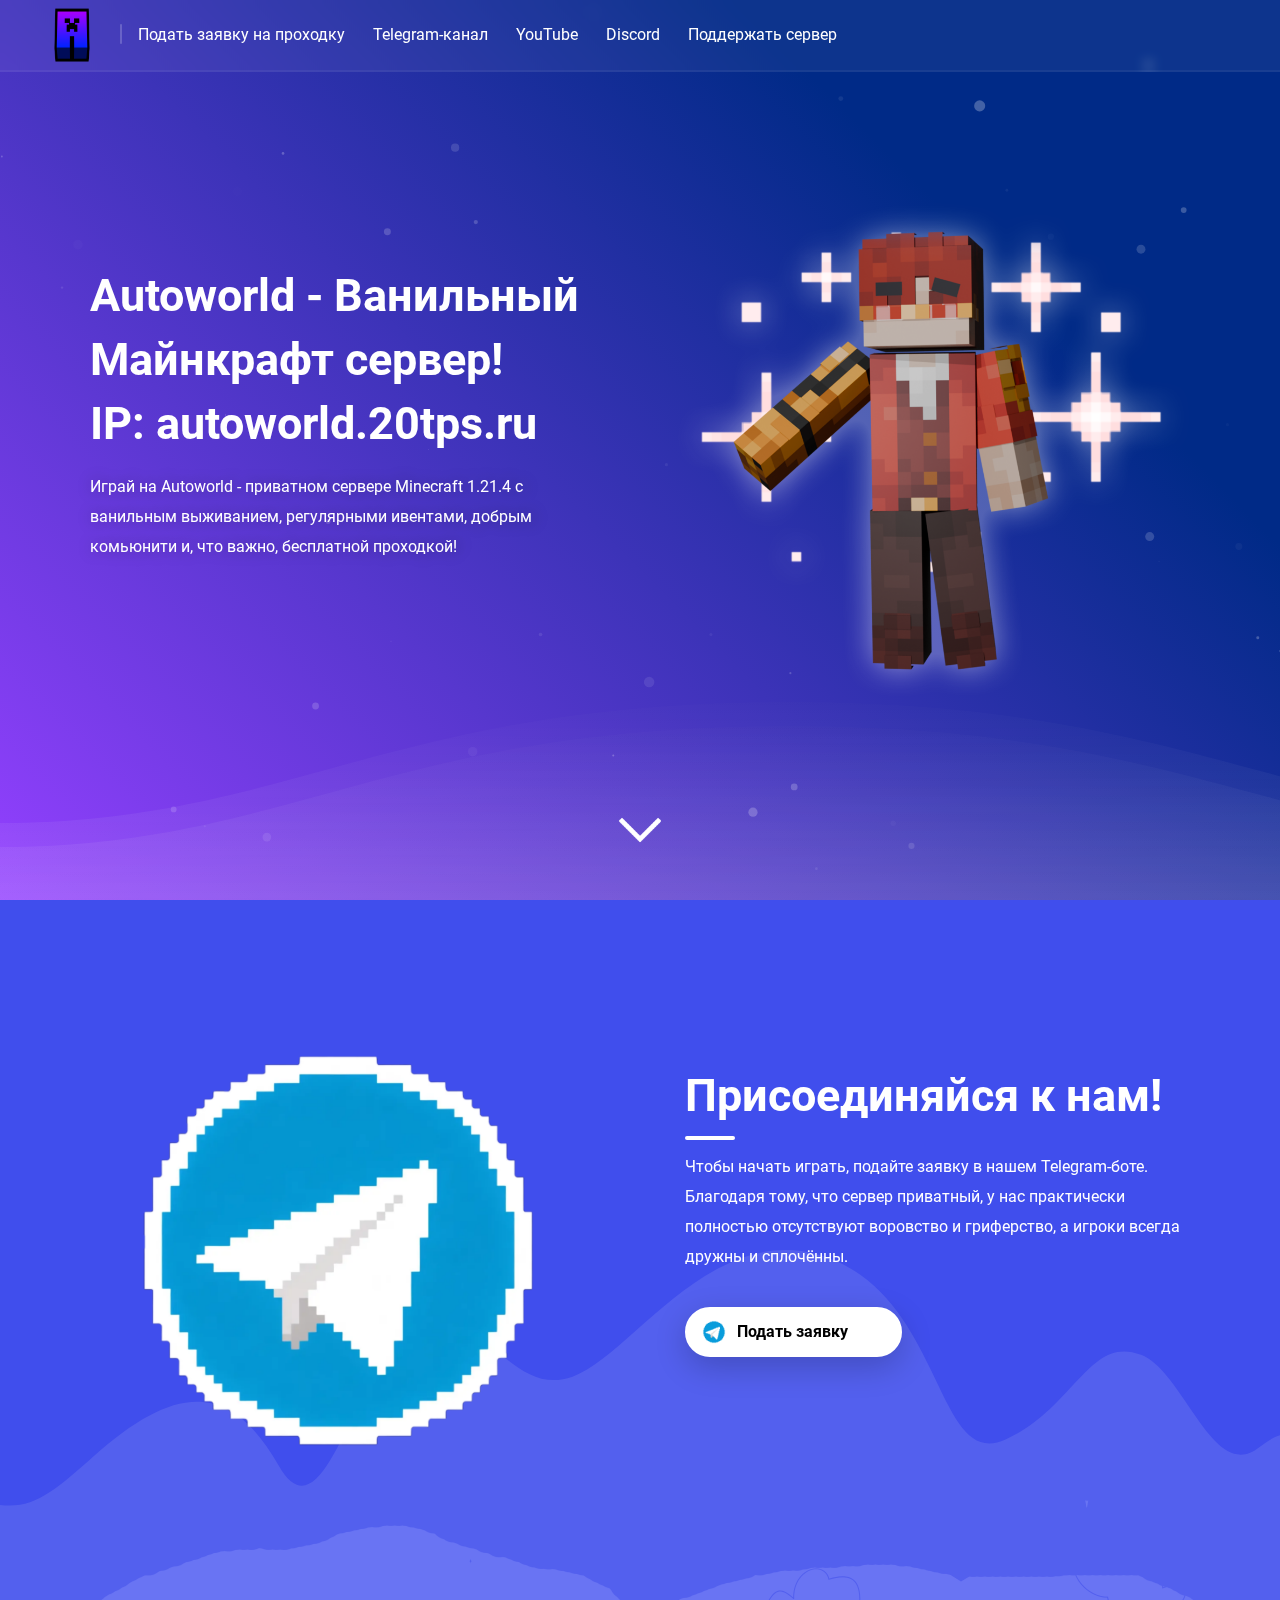
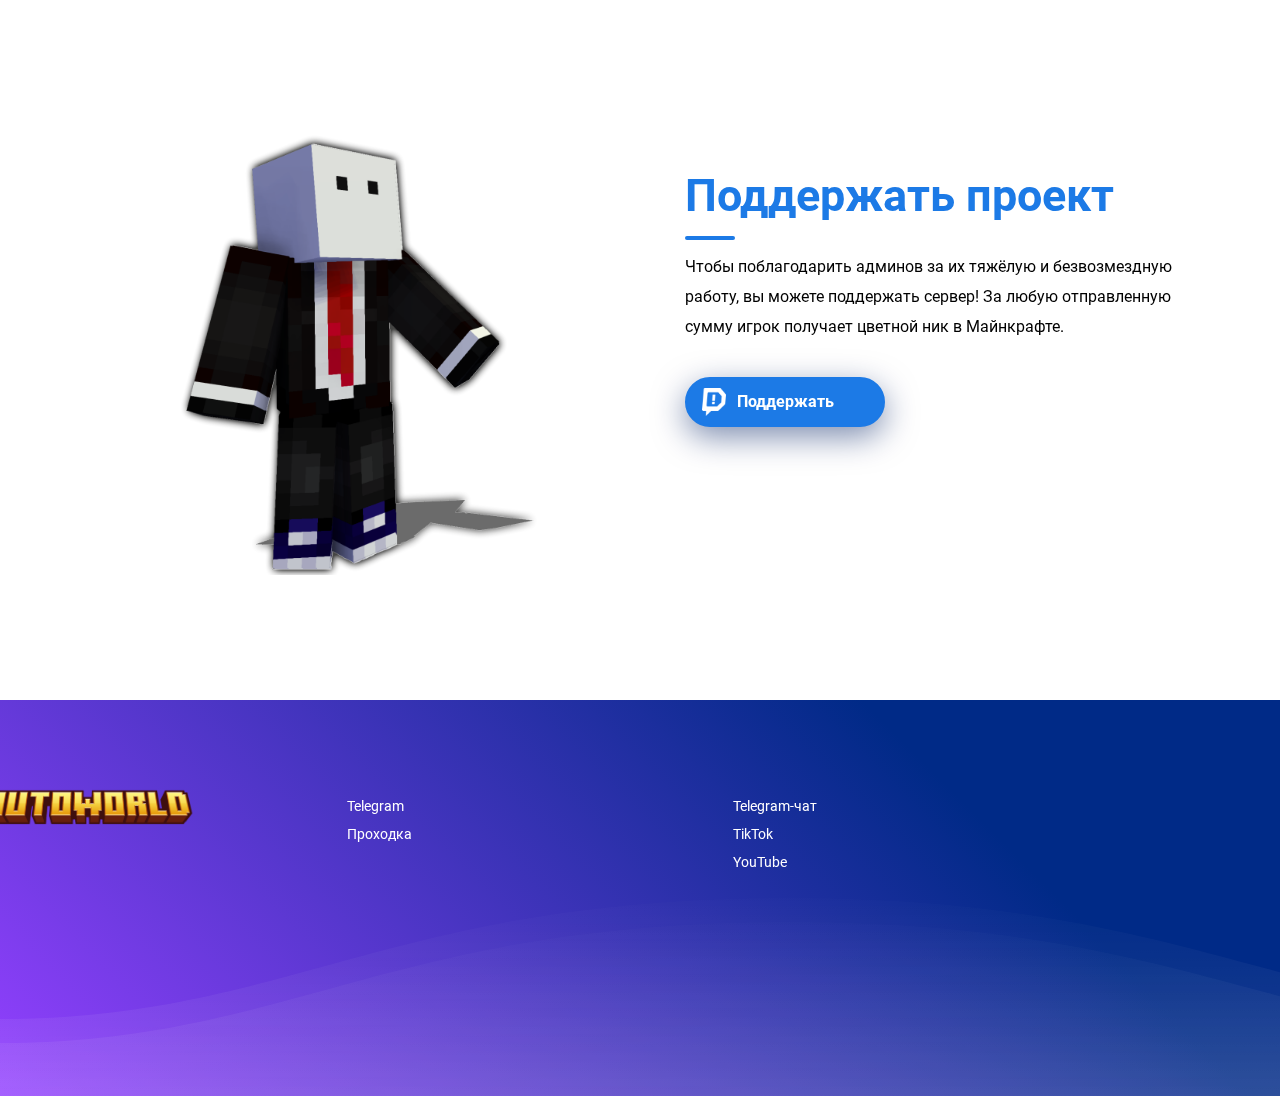
<file: index.html>
<!DOCTYPE html><html lang="ru-RU"><head>
<title>Autoworld - Ванильный сервер Minecraft 1.21.4 | Бесплатная проходка</title>
<meta charset="utf-8">
<meta name="description" content="Добро пожаловать на Autoworld - приватный Майнкрафт-сервер на версии 1.21.4+ с ванильным выживанием, регулярными ивентами, добрым комьюнити и, что важно, бесплатной проходкой!">
<meta name="keywords" content="astrum, ast, аструм, аст, астрал, austral, ванильный сервер Minecraft, Майнкрафт, Minecraft, SPWorlds, Ванильный сервер, Приватный сервер">
<meta property="og:title" content="Autoworld - Приватный сервер">
<meta property="og:description" content="Приватный Майнкрафт-сервер на версии 1.21.4+ с ванильным выживанием, регулярными ивентами, добрым комьюнити и, что важно, бесплатной проходкой!">
<meta property="og:image" content="images/favicon.ico">
<meta property="og:image:width" content="1200">
<meta property="og:image:height" content="630">
<meta property="og:url" content="https://autoworldminecraft.github.io/">
<meta property="og:locale" content="ru_RU">
<meta property="og:type" content="website">
<meta property="og:site_name" content="Autoworld">
<meta name="theme-color" content="#9e2dcf">
<meta name="viewport" content="width=device-width, initial-scale=1.0">

<meta name="twitter:card" content="Autoworld - Приватный сервер">
<meta name="twitter:site" content="@autoworldspacetg">
<meta name="twitter:title" content="Autoworld - Информация">
<meta name="twitter:description" content="Приватный Майнкрафт-сервер на версии 1.21.4+ с ванильным выживанием, регулярными ивентами, добрым комьюнити и, что важно, бесплатной проходкой!">
<meta name="twitter:image" content="/favicon.ico">
<meta name="twitter:image:alt" content="astrum">

<link rel="stylesheet" type="text/css" href="css/anim.css">
<link rel="stylesheet" type="text/css" href="css/dark.css">
<link rel="stylesheet" type="text/css" href="css/main.css">
<link rel="stylesheet" type="text/css" href="css/debug.css">
<link rel="stylesheet" type="text/css" href="css/scale.css">
<script data-cfasync="false" src="js/jquery.js"></script>
<script data-cfasync="false" src="js/dark.js"></script>
<script data-cfasync="false" src="js/main.js"></script>
<script data-cfasync="false" src="js/jscookie.js"></script>
<script data-cfasync="false" src="js/particles.js"></script>
<script data-cfasync="false" src="js/particles-sel.js"></script>
<noscript>
<style>
.fade-up-onstart {
	display:inherit;
}
.fade-in-onload {
	display:inherit;
}
.landing-con-container {
	top:50%;
	margin-top:-139px;
}
.toggle-navsidebar {
	background:none;
	width:auto;
}
.sidebar-con-anim {
	width:300px;
}
</style>
</noscript>
<script data-cfasync="false" src="js/carousel.js"></script>
<script type="application/ld+json">
{
  "@context": "https://schema.org",
  "@type": "Organization",
  "name": "Autoworld",
  "url": "https://autoworldminecraft.github.io/",
  "logo": "https://autoworldminecraft.github.io/",
  "sameAs": [
    "https://www.tiktok.com/@autoworld.20tps.ru",
    "https://www.youtube.com/@autoworldspace",
    "https://t.me/autoworldspacetg"
  ],
  "contactPoint": {
    "@type": "ContactPoint",
    "telephone": "+7-900-000-0000",
    "contactType": "customer support",
    "areaServed": "RU",
    "availableLanguage": ["Russian", "English"]
  },
  "address": {
    "@type": "PostalAddress",
    "addressLocality": "Москва",
    "addressCountry": "RU"
  }
}
</script>

</head>
<body>
<!-- Google Tag Manager (noscript) -->
<noscript><iframe src="https://www.googletagmanager.com/ns.html?id=GTM-5MHJSCJJ"
height="0" width="0" style="display:none;visibility:hidden"></iframe></noscript>
<!-- End Google Tag Manager (noscript) -->
<img src="images/hero-main.png" width="1" height="1" alt="Логотип сервера Autoworld" loading="lazy">
<div class="theme-btn-close toggle-theme">
</div>
<div class="menu-btn-backtotop">
</div>
<div class="menu-con-container">
	<div class="menu-con-outer">
		<div class="menu-con-inner">
			<div class="menu-con-logo">
				<a href="/" title="Главная страница сайта" aria-label="Главная страница сайта">
				<div class="menu-ico-logo">
				</div>
				</a>
			</div>
			<div class="mobile-menu-btn-open toggle-mobilemenu">
			</div>
			<div class="mobile-menu-btn-darkmode toggle-darkmode">
			</div>
			
			<div class="menu-con-divider">
			</div>
			
			<a href="https://t.me/AW_FB_bot" target="_blank" title="Перейти в бота для подачи заявки" aria-label="Заявка на проходку">
			<div class="menu-btn-select">
				<span>Подать заявку на проходку</span>
			</div>
			</a>
			<a href="https://t.me/autoworldspacetg" target="_blank" title="Зайти в наш Телеграм-канал" aria-label="Телеграм-канал Autoworld">
			<div class="menu-btn-select">
				<span>Telegram-канал</span>
			</div>
			</a>
			<a href="https://www.youtube.com/@autoworldspace" target="_blank" title="Перейти на Ютуб-канал сервера" aria-label="Ютуб-канал сервера">
			<div class="menu-btn-select">
				<span>YouTube</span>
			</div>
			</a>
			<a href="https://discord.com/invite/rg54WQpPZr" target="_blank" title="Перейти в Дискорд-сервер Autoworld" aria-label="Дискорд-сервер Autoworld">
			<div class="menu-btn-select">
				<span>Discord</span>
			</div>
			</a>
			<a href="https://new.donatepay.ru/@EvgeNus" target="_blank" title="Поддержать проект материально" aria-label="Поддержать проект">
			<div class="menu-btn-select">
				<span>Поддержать сервер</span>
			</div>
			</a>
			</div>
		</div>
	</div>

<div class="mobile-menu-con-container popup-mobilemenu" style="display:none;">
	<div class="menu-con-backdrop-2">
	</div>
	<div class="mobile-menu-con-scroll">
		<div class="mobile-menu-con-outter">
			<div class="mobile-menu-con-inner" style="overflow: hidden !important;">
				<div class="mobile-menu-tx1-group">
					<span>Основное</span>
				</div>
				<div class="mobile-menu-con-divider">
				</div>
				<a href="/" title="Главная страница сайта" aria-label="Главная страница сайта">
				<div class="mobile-menu-btn-icon">
				</div>
				<div class="mobile-menu-btn-select">
				<span>Главная</span>
				</div>
				</a>
				<div class="mobile-menu-tx1-group">
					<span>Ссылки</span>
				</div>
				<div class="mobile-menu-con-divider">
				</div>
				<a href="https://t.me/AW_FB_bot" target="_blank" title="Перейти в бота для подачи заявки" aria-label="Заявка на проходку">
				<div class="mobile-menu-btn-icon">
				</div>
				<div class="mobile-menu-btn-select">
					<span>Подать заявку на проходку</span>
				</div>
				</a>
				<a href="https://new.donatepay.ru/@EvgeNus" target="_blank" title="Поддержать проект материально" aria-label="Поддержать проект">
				<div class="mobile-menu-btn-icon">
				</div>
				<div class="mobile-menu-btn-select">
					<span>Поддержать сервер</span>
				</div>
				</a>
            			<a href="https://www.youtube.com/@autoworldspace" target="_blank" title="Перейти на Ютуб-канал сервера" aria-label="Ютуб-канал сервера">
           			<div class="menu-btn-select">
                			<span>YouTube</span>
            			</div>
            			</a>
				<a href="https://t.me/autoworldspacetg" target="_blank" title="Зайти в наш Телеграм-канал" aria-label="Телеграм-канал Autoworld">
				<div class="mobile-menu-btn-icon">
				</div>
				<div class="mobile-menu-btn-select">
					<span>Telegram-канал</span>
				</div>
				</a>
				<a href="https://discord.com/invite/rg54WQpPZr" target="_blank" title="Перейти в Discord-сервер Autoworld" aria-label="Discord-сервер Autoworld">
				<div class="mobile-menu-btn-icon">
				</div>
				<div class="mobile-menu-btn-select">
					<span>Discord</span>
				</div>
				</a>
				<div class="mobile-menu-btn-spacer">
				</div>
				</div>
			</div>
		</div>
	</div>
<script>
</script>
<div class="page-con-content landing-con-override">
	<div class="wavebar-con-container-master">
		<div class="wavebar-con-wrap">
			<div class="wavebar-svg-object">
			</div>
			<div class="wavebar-svg-object">
			</div>
		</div>
	</div>
	<div class="landing-ico-scrolldown">
	</div>
	<div class="landing-con-main">
		<div id="object-particles">
		</div>
		<div class="content-con-backdrop darkmode-header">
		</div>
		<div class="content-con-outside">
			<div class="content-con-inside">
				<div class="landing-con-left content-expand ">
					<div class="landing-con-container scale-content-txt-1 fade-in-onload">
						<div class="landing-ico-logo">
						</div>
						<div class="landing-tx1-heading pulsate">
							<h1>Autoworld - Ванильный Майнкрафт сервер!<br>IP: autoworld.20tps.ru</h1>
						</div>
						<div class="landing-tx2-heading">
							<p>
								 Играй на Autoworld - приватном сервере Minecraft 1.21.4 с ванильным выживанием, регулярными ивентами, добрым комьюнити и, что важно, бесплатной проходкой!
							</p>
							<div class="landing-btn-container">
										<div class="build-ico-os">
									</div>
									
							</div>
						</div>
					</div>
				</div>
				<div class="landing-con-right content-remove ">
					<div class="landing-img-hero" style="background: url(images/hero-main.png) no-repeat center; background-size: contain;">
					</div>
				</div>
			</div>
		</div>
	</div>
	<div class="landing-con-discord darkmode-discord">
		<div class="discord-left-logo">
			<img alt="Discord Left Banner" src="images/discord-left.svg" loading="lazy" style="width: 100%; height: 100%;">
		</div>
		<div class="discord-center-logo">
			<img alt="Discord Logo" src="images/discord-center.svg" loading="lazy" style="width: 100%; height: 100%;">
		</div>
		<div class="discord-right-logo">
			<img alt="Discord Right Banner" src="images/discord-right.svg" loading="lazy" style="width: 100%; height: 100%;">
		</div>
		<div class="content-con-outside">
			<div class="content-con-inside">
				<div class="discord-con-container">
					<div class="discord-con-logo">
						<div class="discord-img-logo">
						</div>
					</div>
					<div class="discord-con-mantra">
						<div class="discord-wrp-mantra scale-content-txt-1">
							<div class="discord-tx1-mantra darkmode-txt">
								<h2>Присоединяйся к нам!</h2>
								<div class="landing-con-divider">
								</div>
							</div>
							<div class="discord-tx2-mantra darkmode-txt">
								<p>
									 Чтобы начать играть, подайте заявку в нашем Telegram-боте. <br> Благодаря тому, что сервер приватный, у нас практически полностью отсутствуют воровство и гриферство, а игроки всегда дружны и сплочённы.
								</p>
							</div>
							<a href="https://t.me/AW_FB_bot" target="_blank" title="Перейти к подаче заявки" aria-label="Подача заявки на проходку">
							<div class="discord-btn-button">
								<div class="discord-ico-button">
								</div>
								<div class="discord-tx1-button">
									<span>Подать заявку</span>
								</div>
							</div>
							</a>
						</div>
					</div>
				</div>
			</div>
		</div>
		<svg class="discord-con-animate" preserveAspectRatio="none" width="1920" height="100%" viewBox="0 0 1920 330">
		<path class="discord-svg-animate" fill="#fff" fill-opacity="0.1" d="M140.881198,194.260295 C257.600568,129.32862 342.939626,119.84993 418.009939,203.154617 C493.080251,286.459305 545.728689,70.9046172 636.439626,63.9593047 C727.150564,57.0139922 768.99822,139.670242 858.802907,119.431961 C948.607595,99.1936797 1071.91228,-32.9977266 1243.91228,7.75227342 C1415.91228,48.5022734 1404.10369,208.584305 1508.27166,178.709305 C1612.43963,148.834305 1633.73291,79.913472 1711.63588,98.8569055 C1776.28676,114.577866 1819.96778,221.391836 1889.37253,185.808108 C2017.32661,120.206212 2004.01952,336.769569 2004.01952,336.769569 L271.635881,337 L-149.063338,337 C-149.063338,337 -245.850307,175.637635 -58.0633382,228.867188 C33.8652851,254.92501 64.1722713,236.933925 140.881198,194.260295 Z"></path>
		</svg>
	</div>
	<div class="landing-con-patreon darkmode-feature">
		<div class="patreon-img-backdrop">
		</div>
		<div class="content-con-outside">
			<div class="content-con-inside">
				<div class="patreon-con-container">
					<div class="patreon-con-logo">
						<div class="patreon-img-logo">
						</div>
					</div>
					<div class="patreon-con-mantra">
						<div class="patreon-wrp-mantra scale-content-txt-1 ">
							<div class="patreon-tx1-mantra">
								<h3>Поддержать проект</h3>
								<div class="landing-con-divider" style="background: hwb(212 11% 10%);">
								</div>
							</div>
							<div class="patreon-tx2-mantra darkmode-txt">
								<p>
									 Чтобы поблагодарить админов за их тяжёлую и безвозмездную работу, вы можете поддержать сервер! За любую отправленную сумму игрок получает цветной ник в Майнкрафте.
								</p>
							</div>
							<a href="https://new.donatepay.ru/@EvgeNus" target="_blank" title="Поддержать сервер" aria-label="Поддержать сервер">
							<div class="patreon-btn-button">
								<div class="patreon-ico-button">
								</div>
								<div class="patreon-tx1-button">
									<span>Поддержать</span>
								</div>
							</div>
							</a>
						</div>
					</div>
				</div>
			</div>
		</div>
	</div>

<footer>
<div class="footer-con-container">
	<div class="footer-con-overlay darkmode-header">
		<div class="wavebar-con-container">
			<div class="wavebar-con-wrap">
				<div class="wavebar-svg-object">
				</div>
				<div class="wavebar-svg-object">
				</div>
			</div>
		</div>
		<div class="footer-con-header">
			<div class="footer-con-outer">
				<div class="footer-con-inner">
					<div class="footer-ico-logo darkmode-footer-logo">
					</div>
					<table class="footer-table-out">
					<tbody><tr>
						<td>
							<div class="footer-table-in">
								<div class="footer-con-bound">
									<div class="footer-tx1-bound">
										<span></span>
									</div>
									<div class="footer-tx2-bound">
										<a href="https://t.me/autoworldspacetg" target="_blank" title="Перейти в наш ТГ с важными новостями" aria-label="Телеграм-канал Autoworld">
										<span>Telegram</span>
										</a>
									</div>
									<div class="footer-tx2-bound">
										<a href="https://t.me/AW_FB_bot" target="_blank" title="Получить проходку" aria-label="Оставить заявку на проходку">
										<span>Проходка</span>
										</a>
									</div>
								</div>
							</div>
						</td>
						<td>
							<div class="footer-table-in">
								<div class="footer-con-bound">
									<div class="footer-tx1-bound">
										<span></span>
									</div>
									<div class="footer-tx2-bound">
										<a href="https://t.me/autoworld_space_chat" target="_blank" title="Перейти в дружный чат сервера" aria-label="Дружный чат в ТГ Autoworld">
										<span>Telegram-чат</span>
										</a>
									</div>
									<div class="footer-tx2-bound">
										<a href="https://www.tiktok.com/@autoworld.20tps.ru" target="_blank" title="Перейти в наш TikTok" aria-label="TikTok Autoworld">
										<span>TikTok</span>
										</a>
									</div>
									<div class="footer-tx2-bound">
										<a href="https://www.youtube.com/@autoworldspace" target="_blank" title="Перейти на Ютуб-канал сервера" aria-label="Ютуб-канал Autoworld">
										<span>YouTube</span>
										</a>
									</div>
								</div>
							</div>
						</td>
						<td class="footer-con-sources">
									
								
							
						</td>
	



</tr></tbody></table></div></div></div></div></div></footer></div></body></html>
</file>
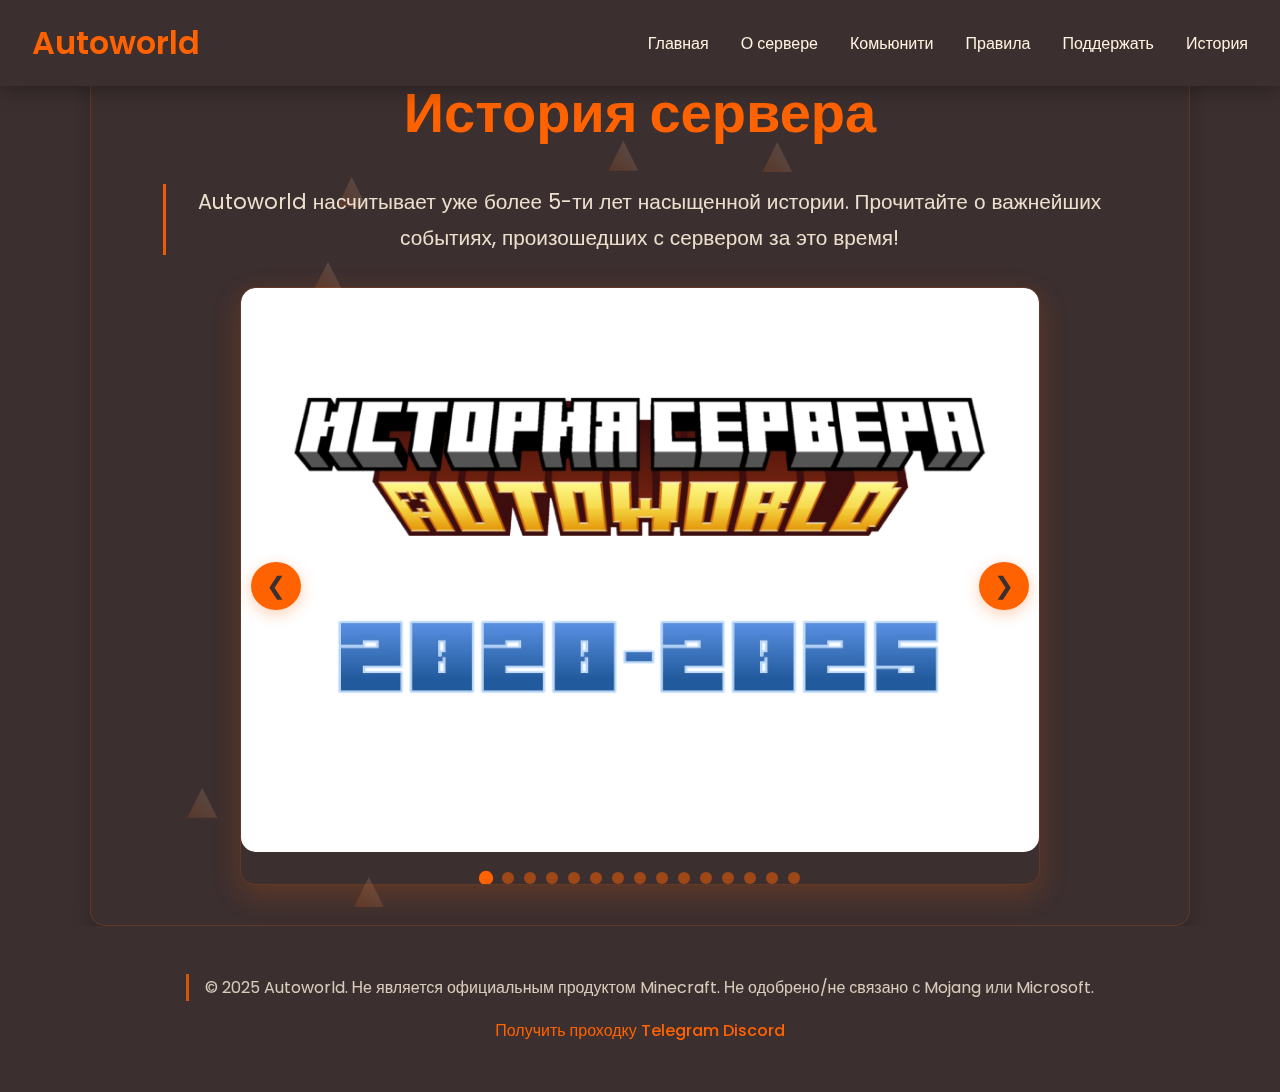
<file: gallery.html>
<script type="text/javascript">
        var gk_isXlsx = false;
        var gk_xlsxFileLookup = {};
        var gk_fileData = {};
        function filledCell(cell) {
          return cell !== '' && cell != null;
        }
        function loadFileData(filename) {
        if (gk_isXlsx && gk_xlsxFileLookup[filename]) {
            try {
                var workbook = XLSX.read(gk_fileData[filename], { type: 'base64' });
                var firstSheetName = workbook.SheetNames[0];
                var worksheet = workbook.Sheets[firstSheetName];

                // Convert sheet to JSON to filter blank rows
                var jsonData = XLSX.utils.sheet_to_json(worksheet, { header: 1, blankrows: false, defval: '' });
                // Filter out blank rows (rows where all cells are empty, null, or undefined)
                var filteredData = jsonData.filter(row => row.some(filledCell));

                // Heuristic to find the header row by ignoring rows with fewer filled cells than the next row
                var headerRowIndex = filteredData.findIndex((row, index) =>
                  row.filter(filledCell).length >= filteredData[index + 1]?.filter(filledCell).length
                );
                // Fallback
                if (headerRowIndex === -1 || headerRowIndex > 25) {
                  headerRowIndex = 0;
                }

                // Convert filtered JSON back to CSV
                var csv = XLSX.utils.aoa_to_sheet(filteredData.slice(headerRowIndex)); // Create a new sheet from filtered array of arrays
                csv = XLSX.utils.sheet_to_csv(csv, { header: 1 });
                return csv;
            } catch (e) {
                console.error(e);
                return "";
            }
        }
        return gk_fileData[filename] || "";
        }
        </script><!DOCTYPE html>
<html lang="ru-RU">
<head>
    <title>Галерея - Autoworld Minecraft</title>
    <meta charset="utf-8">
    <meta name="description" content="История сервера Autoworld Minecraft 1.21.4. Просмотрите галерею фотографий и воспоминаний о нашем приватном сервере.">
    <meta name="keywords" content="Minecraft, Autoworld, галерея, история сервера, приватный сервер">
    <meta name="viewport" content="width=device-width, initial-scale=1.0">
    <meta property="og:title" content="Галерея - Autoworld Minecraft">
    <meta property="og:description" content="История сервера Autoworld Minecraft 1.21.4. Просмотрите галерею фотографий и воспоминаний о нашем приватном сервере.">
    <meta property="og:image" content="https://autoworldminecraft.github.io/images/favicon.ico">
    <meta property="og:url" content="https://autoworldminecraft.github.io/gallery.html">
    <meta property="og:type" content="website">
    <meta property="og:site_name" content="Autoworld">
    <meta name="theme-color" content="#FF6200">
    <link rel="icon" href="https://autoworldminecraft.github.io/images/favicon.ico">
    <link href="https://fonts.googleapis.com/css2?family=Poppins:wght@300;400;500;600;700&display=swap" rel="stylesheet">
    <style>
        * {
            margin: 0;
            padding: 0;
            box-sizing: border-box;
            scroll-behavior: smooth;
        }

        body {
            font-family: 'Poppins', sans-serif;
            color: #FFF3E0;
            background: #3C2F2F;
            overflow-x: hidden;
            position: relative;
            line-height: 1.7;
        }

        /* Fox-themed background elements */
        .fox-tails {
            position: fixed;
            top: 0;
            left: 0;
            width: 100%;
            height: 100%;
            pointer-events: none;
            z-index: -1;
        }

        .fox-tail {
            position: absolute;
            width: 30px;
            height: 30px;
            background: linear-gradient(45deg, #FF6200, #FFF3E0);
            clip-path: polygon(50% 0%, 0% 100%, 100% 100%);
            animation: sway 8s infinite ease-in-out;
            opacity: 0.3;
        }

        @keyframes sway {
            0%, 100% { transform: translateY(0) rotate(0deg); }
            50% { transform: translateY(-20px) rotate(5deg); }
        }

        nav {
            position: fixed;
            top: 0;
            width: 100%;
            background: rgba(60, 47, 47, 0.95);
            backdrop-filter: blur(15px);
            padding: 1rem 0;
            z-index: 1000;
            box-shadow: 0 4px 20px rgba(0, 0, 0, 0.3);
            transition: all 0.3s ease;
        }

        .nav-container {
            max-width: 1400px;
            margin: 0 auto;
            display: flex;
            justify-content: space-between;
            align-items: center;
            padding: 0 2rem;
        }

        .logo {
            font-size: 2rem;
            font-weight: 600;
            color: #FF6200;
            text-decoration: none;
        }

        .nav-links {
            display: flex;
            list-style: none;
            gap: 2rem;
        }

        .nav-links a {
            color: #FFF3E0;
            text-decoration: none;
            font-weight: 500;
            transition: all 0.3s ease;
            position: relative;
        }

        .nav-links a::after {
            content: '';
            position: absolute;
            bottom: -5px;
            left: 0;
            width: 0;
            height: 2px;
            background: #FF6200;
            transition: width 0.3s ease;
        }

        .nav-links a:hover::after {
            width: 100%;
        }

        .nav-links a:hover {
            color: #FF6200;
            transform: translateY(-2px);
        }

        .hamburger {
            display: none;
            font-size: 1.5rem;
            color: #FFF3E0;
            background: none;
            border: none;
            cursor: pointer;
            padding: 0.5rem;
        }

        .hamburger .bar {
            display: block;
            width: 25px;
            height: 3px;
            background: #FF6200;
            margin: 5px 0;
            transition: all 0.3s ease;
        }

        .nav-menu {
            display: none;
            position: fixed;
            top: 0;
            left: 0;
            width: 100%;
            height: 100%;
            background: rgba(60, 47, 47, 0.95);
            padding: 5rem 2rem 2rem;
            z-index: 999;
            transform: translateY(-100%);
            transition: transform 0.3s ease-in-out;
        }

        .nav-menu.active {
            display: block;
            transform: translateY(0);
        }

        .nav-menu ul {
            list-style: none;
            text-align: center;
        }

        .nav-menu ul li {
            margin: 1.5rem 0;
        }

        .nav-menu ul li a {
            color: #FFF3E0;
            text-decoration: none;
            font-size: 1.2rem;
            font-weight: 500;
            transition: color 0.3s ease;
        }

        .nav-menu ul li a:hover {
            color: #FF6200;
        }

        .menu-overlay {
            display: none;
            position: fixed;
            top: 0;
            left: 0;
            width: 100%;
            height: 100%;
            background: rgba(60, 47, 47, 0.8);
            z-index: 998;
            cursor: pointer;
        }

        .menu-overlay.active {
            display: block;
        }

        .container {
            max-width: 1400px;
            margin: 0 auto;
            padding: 0 2rem;
            display: flex;
            flex-direction: column;
            align-items: center;
        }

        section {
            min-height: 100vh;
            padding: 4rem 0;
        }

        .gallery {
            max-width: 1100px;
            width: 100%;
            text-align: center;
            background: rgba(60, 47, 47, 0.5);
            padding: 2.5rem;
            border-radius: 15px;
            border: 1px solid rgba(255, 98, 0, 0.2);
            box-shadow: 0 10px 20px rgba(0, 0, 0, 0.2);
            margin: 0 auto;
        }

        .gallery h2 {
            font-size: 3.5rem;
            font-weight: 700;
            margin-bottom: 1.5rem;
            color: #FF6200;
        }

        .gallery p {
            font-size: 1.3rem;
            opacity: 0.9;
            margin-bottom: 2rem;
            border-left: 3px solid #FF6200;
            padding-left: 1rem;
        }

        .slider {
            position: relative;
            max-width: 800px;
            margin: 0 auto;
            overflow: hidden;
            border-radius: 15px;
            border: 1px solid rgba(255, 98, 0, 0.2);
            box-shadow: 0 10px 30px rgba(255, 98, 0, 0.2);
        }

        .slider-container {
            display: flex;
            transition: transform 0.5s ease-in-out;
        }

        .slide {
            min-width: 100%;
            box-sizing: border-box;
        }

        .slide img {
            width: 100%;
            height: auto;
            border-radius: 15px;
            object-fit: cover;
        }

        .slider-nav {
            position: absolute;
            top: 50%;
            width: 100%;
            display: flex;
            justify-content: space-between;
            transform: translateY(-50%);
            padding: 0 10px;
        }

        .slider-nav button {
            background: #FF6200;
            border: none;
            color: #3C2F2F;
            font-size: 24px;
            padding: 10px 15px;
            cursor: pointer;
            border-radius: 50%;
            transition: all 0.3s ease;
            box-shadow: 0 4px 15px rgba(255, 98, 0, 0.3);
        }

        .slider-nav button:hover {
            transform: scale(1.1);
            box-shadow: 0 6px 20px rgba(255, 98, 0, 0.4);
        }

        .slider-dots {
            display: flex;
            justify-content: center;
            margin-top: 20px;
            gap: 10px;
        }

        .dot {
            width: 12px;
            height: 12px;
            background: rgba(255, 98, 0, 0.5);
            border-radius: 50%;
            cursor: pointer;
            transition: all 0.3s ease;
        }

        .dot.active {
            background: #FF6200;
            transform: scale(1.2);
        }

        footer {
            background: rgba(60, 47, 47, 0.95);
            padding: 3rem 0;
            text-align: center;
        }

        footer .container {
            max-width: 1100px;
            width: 100%;
            align-items: center;
        }

        footer p {
            margin-bottom: 1rem;
            opacity: 0.8;
            border-left: 3px solid #FF6200;
            padding-left: 1rem;
        }

        footer a {
            color: #FF6200;
            text-decoration: none;
            font-weight: 500;
            transition: color 0.3s ease;
        }

        footer a:hover {
            color: #FFF3E0;
        }

        @keyframes fadeInLeft {
            from { opacity: 0; transform: translateX(-30px); }
            to { opacity: 1; transform: translateX(0); }
        }

        @media (max-width: 1100px) {
            .nav-links {
                display: none;
            }

            .hamburger {
                display: block;
            }

            .nav-menu {
                display: none;
            }
        }

        @media (max-width: 600px) {
            .gallery {
                max-width: 100%;
            }

            .gallery h2 {
                font-size: 2rem;
            }

            .gallery p {
                font-size: 1.1rem;
            }

            .slider-nav button {
                font-size: 18px;
                padding: 8px 12px;
            }

            .dot {
                width: 10px;
                height: 10px;
            }
        }

        @media (max-width: 480px) {
            .container {
                padding: 0 1rem;
            }

            .nav-container {
                padding: 0 1rem;
            }

            .slider-nav {
                padding: 0 5px;
            }

            .slider-nav button {
                font-size: 16px;
                padding: 6px 10px;
            }
        }
    </style>
</head>
<body>
    <div class="fox-tails" id="fox-tails"></div>
    <div class="menu-overlay" id="menuOverlay"></div>

    <nav>
        <div class="nav-container">
            <a href="#" class="logo">Autoworld</a>
            <button class="hamburger" id="hamburger">
                <span class="bar"></span>
                <span class="bar"></span>
                <span class="bar"></span>
            </button>
            <ul class="nav-links">
                <li><a href="index.html#hero">Главная</a></li>
                <li><a href="index.html#about">О сервере</a></li>
                <li><a href="index.html#community">Комьюнити</a></li>
                <li><a href="rules.html">Правила</a></li>
                <li><a href="index.html#donate">Поддержать</a></li>
                <li><a href="#gallery">История</a></li>
            </ul>
            <div class="nav-menu" id="navMenu">
                <ul>
                    <li><a href="index.html#hero">Главная</a></li>
                    <li><a href="index.html#about">О сервере</a></li>
                    <li><a href="index.html#community">Комьюнити</a></li>
                    <li><a href="rules.html">Правила</a></li>
                    <li><a href="index.html#donate">Поддержать</a></li>
                    <li><a href="#gallery">История</a></li>
                </ul>
            </div>
        </div>
    </nav>

    <section id="gallery" class="gallery">
        <div class="container">
            <h2></h2>
            <h2>История сервера</h2>
            <p>Autoworld насчитывает уже более 5-ти лет насыщенной истории. Прочитайте о важнейших событиях, произошедших с сервером за это время!</p>
            <div class="slider">
                <div class="slider-container" id="sliderContainer">
                    <div class="slide"><img src="https://autoworldminecraft.github.io/1_1.jpeg" alt="Скриншот 1"></div>
                    <div class="slide"><img src="https://autoworldminecraft.github.io/1_2.jpeg" alt="Скриншот 2"></div>
                    <div class="slide"><img src="https://autoworldminecraft.github.io/1_3.jpeg" alt="Скриншот 3"></div>
                    <div class="slide"><img src="https://autoworldminecraft.github.io/1_4.jpeg" alt="Скриншот 4"></div>
                    <div class="slide"><img src="https://autoworldminecraft.github.io/1_5.jpeg" alt="Скриншот 5"></div>
                    <div class="slide"><img src="https://autoworldminecraft.github.io/1_6.jpeg" alt="Скриншот 6"></div>
                    <div class="slide"><img src="https://autoworldminecraft.github.io/1_7.jpeg" alt="Скриншот 7"></div>
                    <div class="slide"><img src="https://autoworldminecraft.github.io/1_8.jpeg" alt="Скриншот 8"></div>
                    <div class="slide"><img src="https://autoworldminecraft.github.io/1_9.jpeg" alt="Скриншот 9"></div>
                    <div class="slide"><img src="https://autoworldminecraft.github.io/1_10.jpeg" alt="Скриншот 10"></div>
                    <div class="slide"><img src="1_11.jpeg" alt="Скриншот 11"></div>
                    <div class="slide"><img src="https://autoworldminecraft.github.io/1_12.jpeg" alt="Скриншот 12"></div>
                    <div class="slide"><img src="https://autoworldminecraft.github.io/1_13.jpeg" alt="Скриншот 13"></div>
                    <div class="slide"><img src="https://autoworldminecraft.github.io/1_14.jpeg" alt="Скриншот 14"></div>
                    <div class="slide"><img src="https://autoworldminecraft.github.io/1_15.jpeg" alt="Скриншот 15"></div>
                </div>
                <div class="slider-nav">
                    <button id="prevBtn">&#10094;</button>
                    <button id="nextBtn">&#10095;</button>
                </div>
                <div class="slider-dots" id="sliderDots"></div>
            </div>
        </div>
    </section>

    <footer>
        <div class="container">
            <p>© 2025 Autoworld. Не является официальным продуктом Minecraft. Не одобрено/не связано с Mojang или Microsoft.</p>
            <div class="links">
                <a href="https://t.me/AW_FB_bot" target="_blank">Получить проходку</a>
                <a href="https://t.me/autoworldspacetg" target="_blank">Telegram</a>
                <a href="https://discord.com/invite/rg54WQpPZr" target="_blank">Discord</a>
            </div>
        </div>
    </footer>

    <script>
        // Fox tails animation
        const tailsContainer = document.getElementById('fox-tails');
        for (let i = 0; i < 15; i++) {
            const tail = document.createElement('div');
            tail.className = 'fox-tail';
            tail.style.left = `${Math.random() * 100}vw`;
            tail.style.top = `${Math.random() * 100}vh`;
            tail.style.animationDelay = `${Math.random() * 5}s`;
            tailsContainer.appendChild(tail);
        }

        // Smooth scrolling
        document.querySelectorAll('a[href^="#"]').forEach(anchor => {
            anchor.addEventListener('click', function(e) {
                e.preventDefault();
                document.querySelector(this.getAttribute('href')).scrollIntoView({
                    behavior: 'smooth'
                });
            });
        });

        // Hamburger menu toggle
        const hamburger = document.getElementById('hamburger');
        const navMenu = document.getElementById('navMenu');
        const menuOverlay = document.getElementById('menuOverlay');

        hamburger.addEventListener('click', () => {
            hamburger.classList.toggle('open');
            navMenu.classList.toggle('active');
            menuOverlay.classList.toggle('active');
        });

        menuOverlay.addEventListener('click', () => {
            navMenu.classList.remove('active');
            menuOverlay.classList.remove('active');
            hamburger.classList.remove('open');
        });

        document.addEventListener('click', (e) => {
            if (!navMenu.contains(e.target) && !hamburger.contains(e.target) && navMenu.classList.contains('active')) {
                navMenu.classList.remove('active');
                menuOverlay.classList.remove('active');
                hamburger.classList.remove('open');
            }
        });

        // Nav scroll effect
        window.addEventListener('scroll', () => {
            const nav = document.querySelector('nav');
            if (window.scrollY > 50) {
                nav.style.background = 'rgba(60, 47, 47, 0.98)';
            } else {
                nav.style.background = 'rgba(60, 47, 47, 0.95)';
            }
        });

        // Slider functionality
        const sliderContainer = document.getElementById('sliderContainer');
        const slides = document.querySelectorAll('.slide');
        const prevBtn = document.getElementById('prevBtn');
        const nextBtn = document.getElementById('nextBtn');
        const dotsContainer = document.getElementById('sliderDots');
        let currentIndex = 0;

        // Create dots
        slides.forEach((_, index) => {
            const dot = document.createElement('div');
            dot.className = 'dot';
            if (index === 0) dot.classList.add('active');
            dot.addEventListener('click', () => goToSlide(index));
            dotsContainer.appendChild(dot);
        });

        const dots = document.querySelectorAll('.dot');

        function updateSlider() {
            sliderContainer.style.transform = `translateX(-${currentIndex * 100}%)`;
            dots.forEach((dot, index) => {
                dot.classList.toggle('active', index === currentIndex);
            });
        }

        function goToSlide(index) {
            currentIndex = index;
            if (currentIndex >= slides.length) currentIndex = 0;
            if (currentIndex < 0) currentIndex = slides.length - 1;
            updateSlider();
        }

        prevBtn.addEventListener('click', () => goToSlide(currentIndex - 1));
        nextBtn.addEventListener('click', () => goToSlide(currentIndex + 1));
    </script>
</body>
</html>
</file>
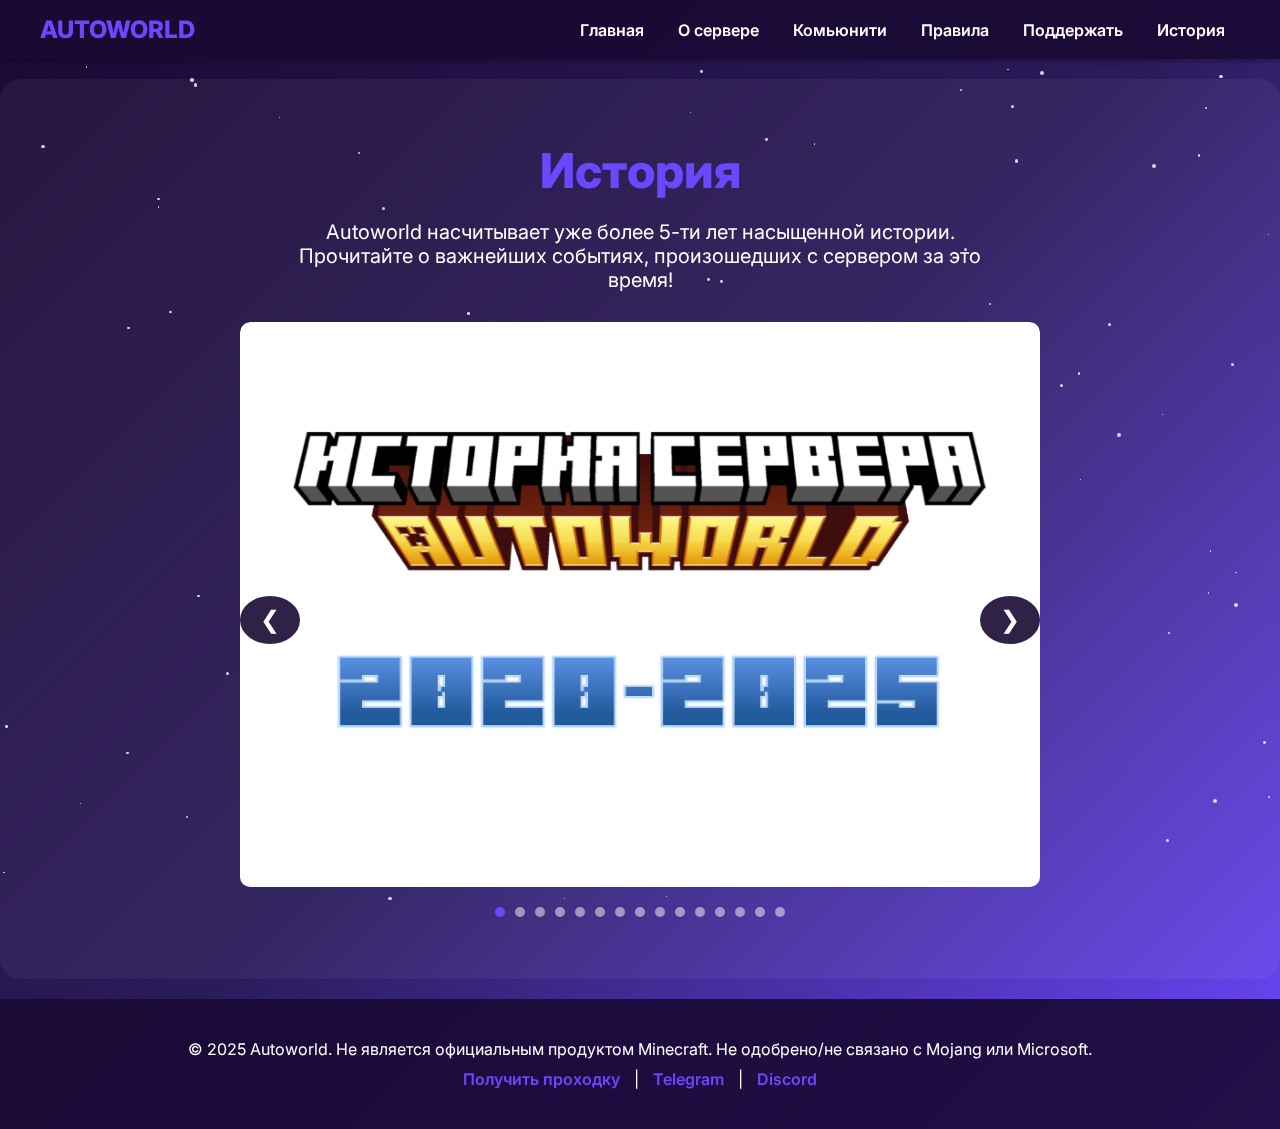
<file: gallery1.html>
<script type="text/javascript">
        var gk_isXlsx = false;
        var gk_xlsxFileLookup = {};
        var gk_fileData = {};
        function filledCell(cell) {
          return cell !== '' && cell != null;
        }
        function loadFileData(filename) {
        if (gk_isXlsx && gk_xlsxFileLookup[filename]) {
            try {
                var workbook = XLSX.read(gk_fileData[filename], { type: 'base64' });
                var firstSheetName = workbook.SheetNames[0];
                var worksheet = workbook.Sheets[firstSheetName];

                // Convert sheet to JSON to filter blank rows
                var jsonData = XLSX.utils.sheet_to_json(worksheet, { header: 1, blankrows: false, defval: '' });
                // Filter out blank rows (rows where all cells are empty, null, or undefined)
                var filteredData = jsonData.filter(row => row.some(filledCell));

                // Heuristic to find the header row by ignoring rows with fewer filled cells than the next row
                var headerRowIndex = filteredData.findIndex((row, index) =>
                  row.filter(filledCell).length >= filteredData[index + 1]?.filter(filledCell).length
                );
                // Fallback
                if (headerRowIndex === -1 || headerRowIndex > 25) {
                  headerRowIndex = 0;
                }

                // Convert filtered JSON back to CSV
                var csv = XLSX.utils.aoa_to_sheet(filteredData.slice(headerRowIndex)); // Create a new sheet from filtered array of arrays
                csv = XLSX.utils.sheet_to_csv(csv, { header: 1 });
                return csv;
            } catch (e) {
                console.error(e);
                return "";
            }
        }
        return gk_fileData[filename] || "";
        }
        </script><!DOCTYPE html>
<html lang="ru-RU">
<head>
    <title>Галерея - Autoworld Minecraft</title>
    <meta charset="utf-8">
    <meta name="description" content="История сервера">
    <meta name="keywords" content="Minecraft, Autoworld, приватный сервер, галерея, ванильное выживание">
    <meta name="viewport" content="width=device-width, initial-scale=1.0">
    <meta property="og:title" content="История - Autoworld"
    <meta property="og:description" content="Галерея фотографий с приватного сервера Autoworld Minecraft 1.21.4.">
    <meta property="og:image" content="https://autoworldminecraft.github.io/images/favicon.ico">
    <meta property="og:url" content="https://autoworldminecraft.github.io/gallery.html">
    <meta property="og:type" content="website">
    <meta property="og:site_name" content="Autoworld">
    <meta name="theme-color" content="#6B48FF">
    <link rel="icon" href="https://autoworldminecraft.github.io/images/favicon.ico">
    <link href="https://fonts.googleapis.com/css2?family=Inter:wght@400;600;800&display=swap" rel="stylesheet">
    <style>
        * {
            margin: 0;
            padding: 0;
            box-sizing: border-box;
            scroll-behavior: smooth;
        }

        body {
            font-family: 'Inter', sans-serif;
            color: #FFFFFF;
            background: linear-gradient(135deg, #1A0933 0%, #2A1B5A 50%, #6B48FF 100%);
            overflow-x: hidden;
            position: relative;
        }

        .stars {
            position: fixed;
            top: 0;
            left: 0;
            width: 100%;
            height: 100%;
            pointer-events: none;
            z-index: -1;
        }

        .star {
            position: absolute;
            background: rgba(255, 255, 255, 0.8);
            border-radius: 50%;
            animation: twinkle 3s infinite;
        }

        @keyframes twinkle {
            0%, 100% { opacity: 0.4; transform: scale(1); }
            50% { opacity: 1; transform: scale(1.2); }
        }

        nav {
            position: sticky;
            top: 0;
            background: rgba(26, 9, 51, 0.9);
            backdrop-filter: blur(10px);
            padding: 15px 20px;
            z-index: 1000;
            box-shadow: 0 2px 5px rgba(0, 0, 0, 0.3);
        }

        .nav-container {
            max-width: 1200px;
            margin: 0 auto;
            display: flex;
            justify-content: space-between;
            align-items: center;
        }

        .logo {
            font-size: 24px;
            font-weight: 800;
            color: #6B48FF;
            text-transform: uppercase;
        }

        .nav-links a {
            color: #FFFFFF;
            text-decoration: none;
            margin: 0 15px;
            font-size: 16px;
            font-weight: 600;
            transition: color 0.3s;
        }

        .nav-links a:hover {
            color: #6B48FF;
        }

        .container {
            max-width: 1200px;
            margin: 0 auto;
            padding: 0 20px;
        }

        section {
            min-height: 100vh;
            display: flex;
            align-items: center;
            justify-content: center;
            padding: 60px 20px;
        }

        .gallery {
            background: rgba(255, 255, 255, 0.05);
            border-radius: 20px;
            margin: 20px 0;
            text-align: center;
        }

        .gallery h2 {
            font-size: 48px;
            font-weight: 800;
            margin-bottom: 20px;
            color: #6B48FF;
            text-align: center;
        }

        .gallery p {
            font-size: 20px;
            max-width: 700px;
            margin: 0 auto 30px;
            text-align: center;
        }

        .slider {
            position: relative;
            max-width: 800px;
            margin: 0 auto;
            overflow: hidden;
            border-radius: 10px;
        }

        .slider-container {
            display: flex;
            transition: transform 0.5s ease-in-out;
        }

        .slide {
            min-width: 100%;
            box-sizing: border-box;
        }

        .slide img {
            width: 100%;
            height: auto;
            border-radius: 10px;
            object-fit: cover;
        }

        .slider-nav {
            position: absolute;
            top: 50%;
            width: 100%;
            display: flex;
            justify-content: space-between;
            transform: translateY(-50%);
        }

        .slider-nav button {
            background: rgba(26, 9, 51, 0.9);
            border: none;
            color: #FFFFFF;
            font-size: 24px;
            padding: 10px 20px;
            cursor: pointer;
            border-radius: 50%;
            transition: background 0.3s;
        }

        .slider-nav button:hover {
            background: #6B48FF;
        }

        .slider-dots {
            display: flex;
            justify-content: center;
            margin-top: 20px;
        }

        .dot {
            width: 10px;
            height: 10px;
            background: rgba(255, 255, 255, 0.5);
            border-radius: 50%;
            margin: 0 5px;
            cursor: pointer;
            transition: background 0.3s;
        }

        .dot.active {
            background: #6B48FF;
        }

        footer {
            background: rgba(26, 9, 51, 0.9);
            padding: 40px 20px;
            text-align: center;
            display: flex;
            flex-direction: column;
            align-items: center;
            justify-content: center;
        }

        footer .container {
            display: flex;
            flex-direction: column;
            align-items: center;
            gap: 10px;
        }

        footer p {
            font-size: 16px;
            color: #FFFFFF;
        }

        footer a {
            color: #6B48FF;
            text-decoration: none;
            margin: 0 10px;
            font-weight: 600;
        }

        footer a:hover {
            text-decoration: underline;
        }

        @media (max-width: 768px) {
            .gallery h2 {
                font-size: 36px;
            }

            .gallery p {
                font-size: 18px;
            }

            .nav-links a {
                margin: 0 10px;
                font-size: 14px;
            }

            .slider-nav button {
                font-size: 18px;
                padding: 8px 16px;
            }
        }

        @media (max-width: 480px) {
            .gallery h2 {
                font-size: 28px;
            }

            .gallery p {
                font-size: 16px;
            }

            .nav-container {
                flex-direction: column;
                gap: 10px;
            }

            .nav-links a {
                margin: 5px 0;
            }

            .slider-nav button {
                font-size: 16px;
                padding: 6px 12px;
            }
        }
    </style>
</head>
<body>
    <div class="stars" id="stars"></div>

    <nav>
        <div class="nav-container">
            <div class="logo">Autoworld</div>
            <div class="nav-links">
                <a href="index.html#hero">Главная</a>
                <a href="index.html#about">О сервере</a>
                <a href="index.html#community">Комьюнити</a>
                <a href="rules.html">Правила</a>
                <a href="index.html#donate">Поддержать</a>
                <a href="#gallery">История</a>
            </div>
        </div>
    </nav>

    <section id="gallery" class="gallery">
        <div class="container">
            <h2>История</h2>
            <p>Autoworld насчитывает уже более 5-ти лет насыщенной истории. Прочитайте о важнейших событиях, произошедших с сервером за это время!</p>
            <div class="slider">
                <div class="slider-container" id="sliderContainer">
                    <div class="slide"><img src="https://autoworldminecraft.github.io/1_1.jpeg" alt="Скриншот 1"></div>
                    <div class="slide"><img src="https://autoworldminecraft.github.io/1_2.jpeg" alt="Скриншот 2"></div>
                    <div class="slide"><img src="https://autoworldminecraft.github.io/1_3.jpeg" alt="Скриншот 3"></div>
                    <div class="slide"><img src="https://autoworldminecraft.github.io/1_4.jpeg" alt="Скриншот 4"></div>
                    <div class="slide"><img src="https://autoworldminecraft.github.io/1_5.jpeg" alt="Скриншот 5"></div>
                    <div class="slide"><img src="https://autoworldminecraft.github.io/1_6.jpeg" alt="Скриншот 6"></div>
                    <div class="slide"><img src="https://autoworldminecraft.github.io/1_7.jpeg" alt="Скриншот 7"></div>
                    <div class="slide"><img src="https://autoworldminecraft.github.io/1_8.jpeg" alt="Скриншот 8"></div>
                    <div class="slide"><img src="https://autoworldminecraft.github.io/1_9.jpeg" alt="Скриншот 9"></div>
                    <div class="slide"><img src="https://autoworldminecraft.github.io/1_10.jpeg" alt="Скриншот 10"></div>
                    <div class="slide"><img src="1_11.jpeg" alt="Скриншот 11"></div>
                    <div class="slide"><img src="https://autoworldminecraft.github.io/1_12.jpeg" alt="Скриншот 12"></div>
                    <div class="slide"><img src="https://autoworldminecraft.github.io/1_13.jpeg" alt="Скриншот 13"></div>
                    <div class="slide"><img src="https://autoworldminecraft.github.io/1_14.jpeg" alt="Скриншот 14"></div>
                    <div class="slide"><img src="https://autoworldminecraft.github.io/1_15.jpeg" alt="Скриншот 15"></div>
                </div>
                <div class="slider-nav">
                    <button id="prevBtn">&#10094;</button>
                    <button id="nextBtn">&#10095;</button>
                </div>
                <div class="slider-dots" id="sliderDots"></div>
            </div>
        </div>
    </section>

    <footer>
        <div class="container">
            <p>© 2025 Autoworld. Не является официальным продуктом Minecraft. Не одобрено/не связано с Mojang или Microsoft.</p>
            <p>
                <a href="https://t.me/AW_FB_bot" target="_blank">Получить проходку</a> |
                <a href="https://t.me/autoworldspacetg" target="_blank">Telegram</a> |
                <a href="https://discord.com/invite/rg54WQpPZr" target="_blank">Discord</a>
            </p>
        </div>
    </footer>

    <script>
        // Stars animation
        const starsContainer = document.getElementById('stars');
        for (let i = 0; i < 100; i++) {
            const star = document.createElement('div');
            star.className = 'star';
            star.style.width = `${Math.random() * 3 + 1}px`;
            star.style.height = star.style.width;
            star.style.left = `${Math.random() * 100}vw`;
            star.style.top = `${Math.random() * 100}vh`;
            star.style.animationDelay = `${Math.random() * 3}s`;
            starsContainer.appendChild(star);
        }

        // Smooth scroll
        document.querySelectorAll('a[href^="#"]').forEach(anchor => {
            anchor.addEventListener('click', function(e) {
                e.preventDefault();
                document.querySelector(this.getAttribute('href')).scrollIntoView({
                    behavior: 'smooth'
                });
            });
        });

        // Slider functionality
        const sliderContainer = document.getElementById('sliderContainer');
        const slides = document.querySelectorAll('.slide');
        const prevBtn = document.getElementById('prevBtn');
        const nextBtn = document.getElementById('nextBtn');
        const dotsContainer = document.getElementById('sliderDots');
        let currentIndex = 0;

        // Create dots
        slides.forEach((_, index) => {
            const dot = document.createElement('div');
            dot.className = 'dot';
            if (index === 0) dot.classList.add('active');
            dot.addEventListener('click', () => goToSlide(index));
            dotsContainer.appendChild(dot);
        });

        const dots = document.querySelectorAll('.dot');

        function updateSlider() {
            sliderContainer.style.transform = `translateX(-${currentIndex * 100}%)`;
            dots.forEach((dot, index) => {
                dot.classList.toggle('active', index === currentIndex);
            });
        }

        function goToSlide(index) {
            currentIndex = index;
            if (currentIndex >= slides.length) currentIndex = 0;
            if (currentIndex < 0) currentIndex = slides.length - 1;
            updateSlider();
        }

        prevBtn.addEventListener('click', () => goToSlide(currentIndex - 1));
        nextBtn.addEventListener('click', () => goToSlide(currentIndex + 1));

    </script>
</body>
</html>
</file>
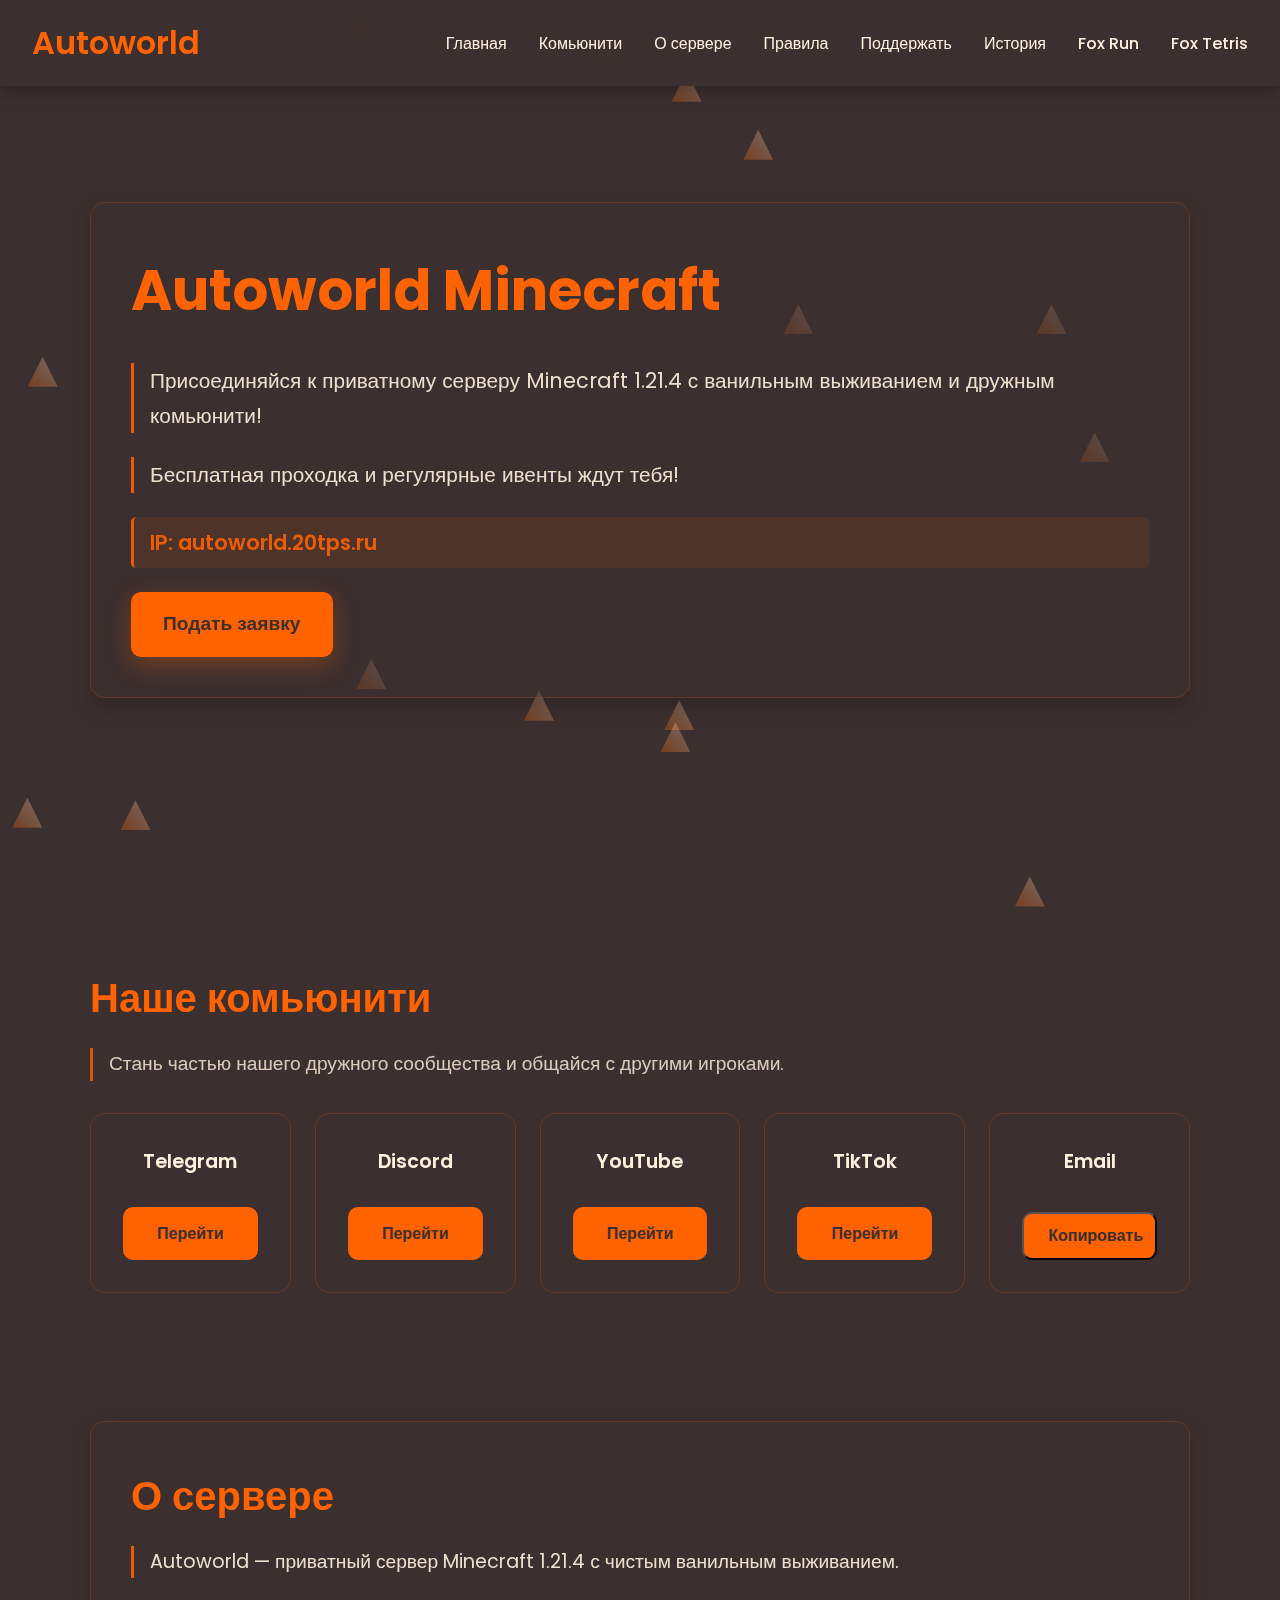
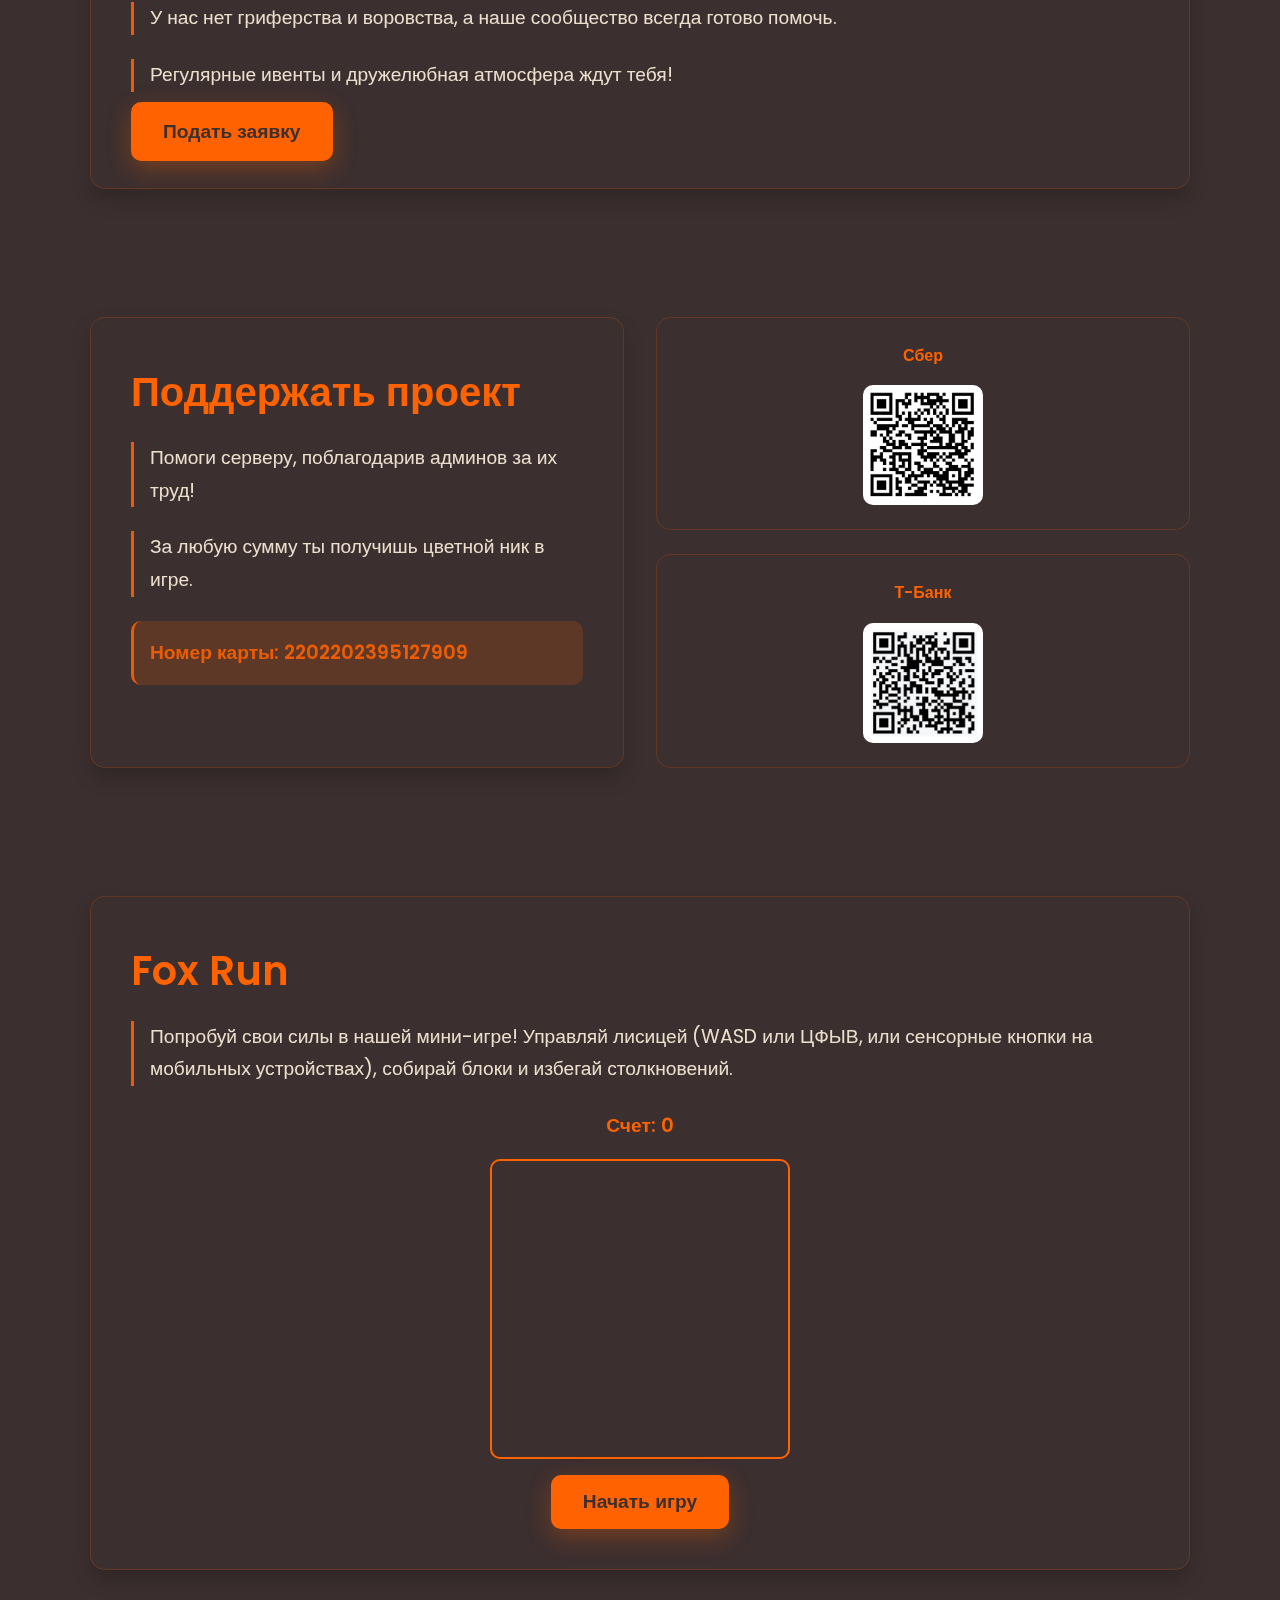
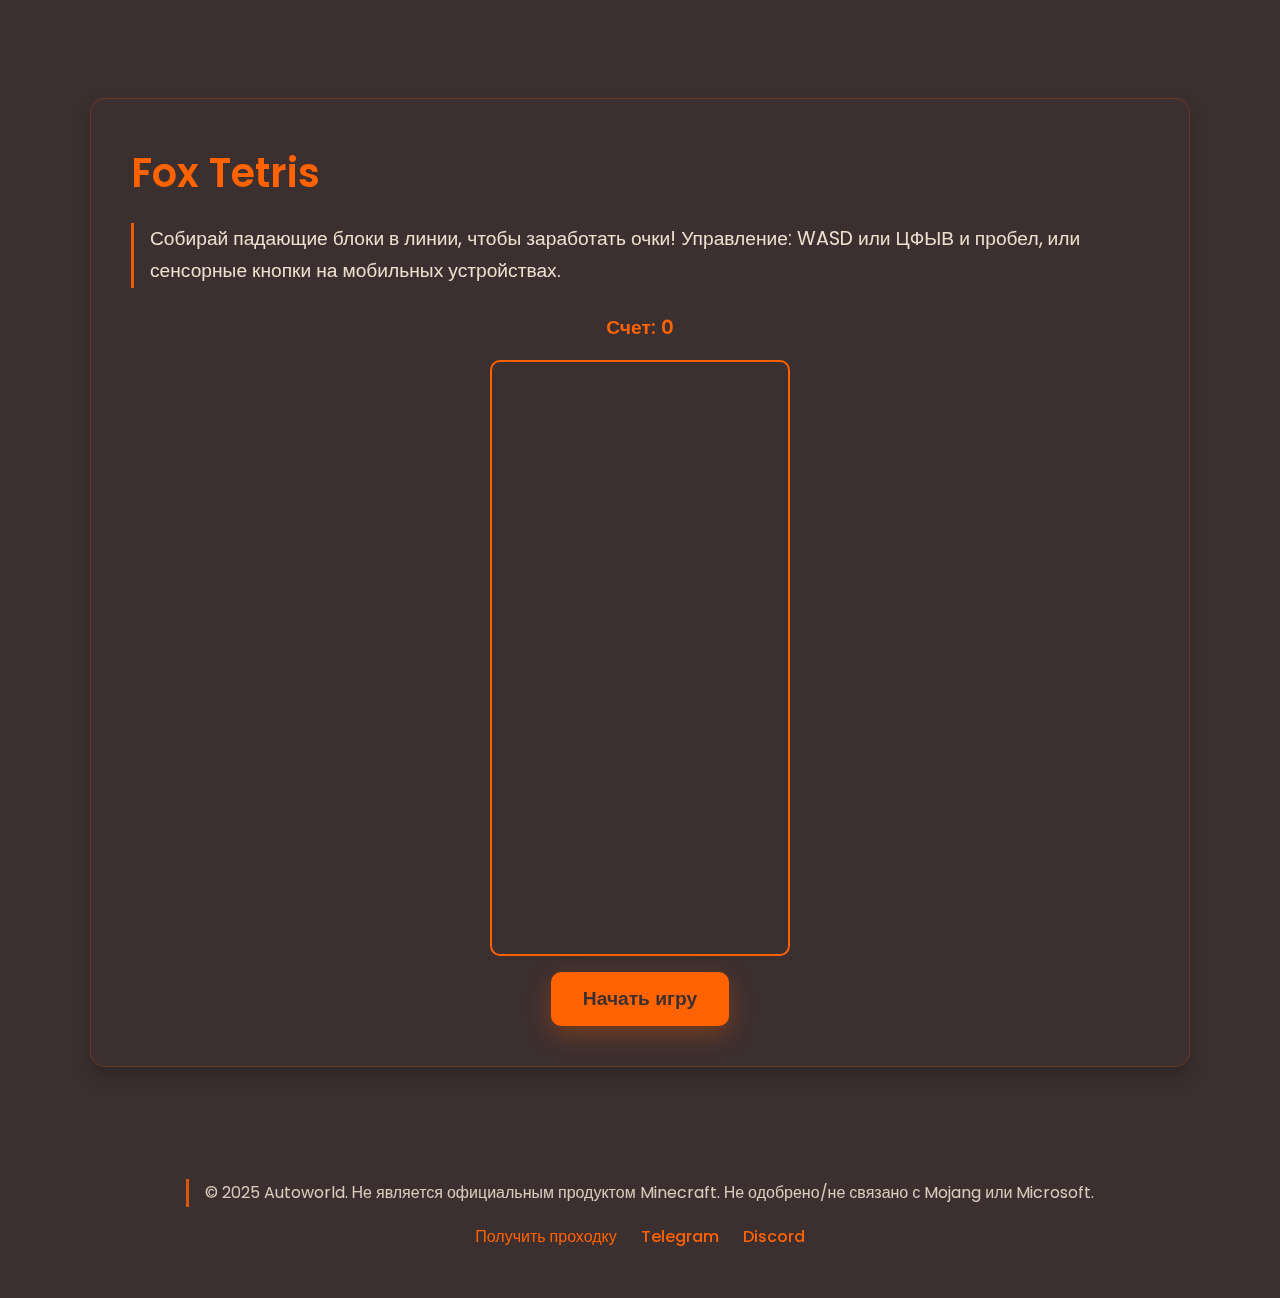
<file: index (16).html>
<script type="text/javascript">
        var gk_isXlsx = false;
        var gk_xlsxFileLookup = {};
        var gk_fileData = {};
        function filledCell(cell) {
          return cell !== '' && cell != null;
        }
        function loadFileData(filename) {
        if (gk_isXlsx && gk_xlsxFileLookup[filename]) {
            try {
                var workbook = XLSX.read(gk_fileData[filename], { type: 'base64' });
                var firstSheetName = workbook.SheetNames[0];
                var worksheet = workbook.Sheets[firstSheetName];

                // Convert sheet to JSON to filter blank rows
                var jsonData = XLSX.utils.sheet_to_json(worksheet, { header: 1, blankrows: false, defval: '' });
                // Filter out blank rows (rows where all cells are empty, null, or undefined)
                var filteredData = jsonData.filter(row => row.some(filledCell));

                // Heuristic to find the header row by ignoring rows with fewer filled cells than the next row
                var headerRowIndex = filteredData.findIndex((row, index) =>
                  row.filter(filledCell).length >= filteredData[index + 1]?.filter(filledCell).length
                );
                // Fallback
                if (headerRowIndex === -1 || headerRowIndex > 25) {
                  headerRowIndex = 0;
                }

                // Convert filtered JSON back to CSV
                var csv = XLSX.utils.aoa_to_sheet(filteredData.slice(headerRowIndex)); // Create a new sheet from filtered array of arrays
                csv = XLSX.utils.sheet_to_csv(csv, { header: 1 });
                return csv;
            } catch (e) {
                console.error(e);
                return "";
            }
        }
        return gk_fileData[filename] || "";
        }
        </script><!DOCTYPE html>
<html lang="ru-RU">
<head>
    <title>Autoworld - Приватный сервер Minecraft 1.21.4</title>
    <meta charset="UTF-8">
    <meta name="description" content="Autoworld - приватный сервер Minecraft 1.21.4 с ванильным выживанием, дружным сообществом, регулярными событиями и бесплатной проходкой. Присоединяйся!">
    <meta name="keywords" content="Minecraft, Autoworld, Приватный сервер, Ванильный сервер, Minecraft 1.21.4, Игровое сообщество">
    <meta name="viewport" content="width=device-width, initial-scale=1.0">
    <meta property="og:title" content="Autoworld - Приватный сервер Minecraft">
    <meta property="og:description" content="Autoworld - приватный сервер Minecraft 1.21.4 с ванильным выживанием, дружным сообществом и бесплатной проходкой.">
    <meta property="og:image" content="https://autoworldminecraft.github.io/images/favicon.ico">
    <meta property="og:url" content="https://autoworldminecraft.github.io/">
    <meta property="og:type" content="website">
    <meta property="og:site_name" content="Autoworld">
    <meta name="theme-color" content="#FF6200">
    <link rel="icon" href="https://autoworldminecraft.github.io/images/favicon.ico">
    <link href="https://fonts.googleapis.com/css2?family=Poppins:wght@300;400;500;600;700&display=swap" rel="stylesheet">
    <style>
        * {
            margin: 0;
            padding: 0;
            box-sizing: border-box;
            scroll-behavior: smooth;
        }

        body {
            font-family: 'Poppins', sans-serif;
            color: #FFF3E0;
            background: #3C2F2F;
            overflow-x: hidden;
            position: relative;
            line-height: 1.7;
        }

        /* Fox-themed background elements */
        .fox-tails {
            position: fixed;
            top: 0;
            left: 0;
            width: 100%;
            height: 100%;
            pointer-events: none;
            z-index: -1;
        }

        .fox-tail {
            position: absolute;
            width: 30px;
            height: 30px;
            background: linear-gradient(45deg, #FF6200, #FFF3E0);
            clip-path: polygon(50% 0%, 0% 100%, 100% 100%);
            animation: sway 8s infinite ease-in-out;
            opacity: 0.3;
        }

        @keyframes sway {
            0%, 100% { transform: translateY(0) rotate(0deg); }
            50% { transform: translateY(-20px) rotate(5deg); }
        }

        nav {
            position: fixed;
            top: 0;
            width: 100%;
            background: rgba(60, 47, 47, 0.95);
            backdrop-filter: blur(15px);
            padding: 1rem 0;
            z-index: 1000;
            box-shadow: 0 4px 20px rgba(0, 0, 0, 0.3);
            transition: all 0.3s ease;
        }

        .nav-container {
            max-width: 1400px;
            margin: 0 auto;
            display: flex;
            justify-content: space-between;
            align-items: center;
            padding: 0 2rem;
        }

        .logo {
            font-size: 2rem;
            font-weight: 600;
            color: #FF6200;
            text-decoration: none;
        }

        .nav-links {
            display: flex;
            list-style: none;
            gap: 2rem;
        }

        .nav-links a {
            color: #FFF3E0;
            text-decoration: none;
            font-weight: 500;
            transition: all 0.3s ease;
            position: relative;
        }

        .nav-links a::after {
            content: '';
            position: absolute;
            bottom: -5px;
            left: 0;
            width: 0;
            height: 2px;
            background: #FF6200;
            transition: width 0.3s ease;
        }

        .nav-links a:hover::after {
            width: 100%;
        }

        .nav-links a:hover {
            color: #FF6200;
            transform: translateY(-2px);
        }

        .hamburger {
            display: none;
            font-size: 1.5rem;
            color: #FFF3E0;
            background: none;
            border: none;
            cursor: pointer;
            padding: 0.5rem;
        }

        .hamburger .bar {
            display: block;
            width: 25px;
            height: 3px;
            background: #FF6200;
            margin: 5px 0;
            transition: all 0.3s ease;
        }

        .nav-menu {
            display: none;
            position: fixed;
            top: 0;
            left: 0;
            width: 100%;
            height: 100%;
            background: rgba(60, 47, 47, 0.95);
            padding: 5rem 2rem 2rem;
            z-index: 999;
            transform: translateY(-100%);
            transition: transform 0.3s ease-in-out;
        }

        .nav-menu.active {
            display: block;
            transform: translateY(0);
        }

        .nav-menu ul {
            list-style: none;
            text-align: center;
        }

        .nav-menu ul li {
            margin: 1.5rem 0;
        }

        .nav-menu ul li a {
            color: #FFF3E0;
            text-decoration: none;
            font-size: 1.2rem;
            font-weight: 500;
            transition: color 0.3s ease;
        }

        .nav-menu ul li a:hover {
            color: #FF6200;
        }

        .menu-overlay {
            display: none;
            position: fixed;
            top: 0;
            left: 0;
            width: 100%;
            height: 100%;
            background: rgba(60, 47, 47, 0.8);
            z-index: 998;
            cursor: pointer;
        }

        .menu-overlay.active {
            display: block;
        }

        .container {
            max-width: 1400px;
            margin: 0 auto;
            padding: 0 2rem;
            display: flex;
            flex-direction: column;
            align-items: center;
        }

        /* Hero Section */
        .hero {
            min-height: 100vh;
            display: flex;
            align-items: center;
            justify-content: center;
            padding: 4rem 0;
        }

        .hero-content {
            max-width: 1100px;
            width: 100%;
            text-align: left;
            background: rgba(60, 47, 47, 0.5);
            padding: 2.5rem;
            border-radius: 15px;
            border: 1px solid rgba(255, 98, 0, 0.2);
            box-shadow: 0 10px 20px rgba(0, 0, 0, 0.2);
        }

        .hero h1 {
            font-size: 3.5rem;
            font-weight: 700;
            margin-bottom: 1.5rem;
            color: #FF6200;
        }

        .hero p {
            font-size: 1.3rem;
            margin-bottom: 1.5rem;
            opacity: 0.9;
            border-left: 3px solid #FF6200;
            padding-left: 1rem;
        }

        .hero .ip {
            font-weight: 600;
            font-size: 1.3rem;
            margin-bottom: 1.5rem;
            color: #FF6200;
            background: rgba(255, 98, 0, 0.1);
            padding: 0.5rem 1rem;
            border-radius: 5px;
        }

        .hero .button {
            display: inline-block;
            background: #FF6200;
            color: #3C2F2F;
            padding: 1rem 2rem;
            font-size: 1.2rem;
            font-weight: 600;
            text-decoration: none;
            border-radius: 10px;
            transition: all 0.3s ease;
            box-shadow: 0 8px 25px rgba(255, 98, 0, 0.3);
            transform-style: preserve-3d;
        }

        .hero .button:hover {
            transform: translateY(-3px) rotateX(10deg);
            box-shadow: 0 12px 30px rgba(255, 98, 0, 0.4);
        }

        /* Community Section */
        .community {
            padding: 4rem 0;
        }

        .section-header {
            max-width: 1100px;
            width: 100%;
            margin-bottom: 2rem;
            text-align: left;
        }

        .section-header h2 {
            font-size: 2.5rem;
            font-weight: 600;
            color: #FF6200;
            margin-bottom: 1rem;
        }

        .section-header p {
            font-size: 1.2rem;
            opacity: 0.8;
            border-left: 3px solid #FF6200;
            padding-left: 1rem;
        }

        .links-grid {
            display: grid;
            grid-template-columns: repeat(auto-fit, minmax(200px, 1fr));
            gap: 1.5rem;
            max-width: 1100px;
            width: 100%;
        }

        .link-card {
            background: rgba(60, 47, 47, 0.5);
            border-radius: 15px;
            padding: 2rem;
            text-align: center;
            transition: all 0.3s ease;
            border: 1px solid rgba(255, 98, 0, 0.2);
            display: flex;
            flex-direction: column;
            justify-content: space-between;
            min-height: 180px;
            transform-style: preserve-3d;
        }

        .link-card:hover {
            transform: translateY(-5px) rotateY(10deg);
            background: rgba(60, 47, 47, 0.7);
            box-shadow: 0 10px 30px rgba(255, 98, 0, 0.2);
        }

        .link-card h3 {
            font-size: 1.2rem;
            font-weight: 600;
            color: #FFF3E0;
            margin-bottom: 1rem;
        }

        .link-card .button {
            background: #FF6200;
            color: #3C2F2F;
            padding: 0.8rem 1.5rem;
            font-size: 1rem;
            font-weight: 600;
            text-decoration: none;
            border-radius: 10px;
            display: block;
            margin-top: auto;
            transition: all 0.3s ease;
            transform-style: preserve-3d;
        }

        .link-card .button:hover {
            transform: translateY(-2px) rotateX(5deg);
        }

        /* About Section */
        .about {
            padding: 4rem 0;
        }

        .about-content {
            max-width: 1100px;
            width: 100%;
            text-align: left;
            background: rgba(60, 47, 47, 0.5);
            padding: 2.5rem;
            border-radius: 15px;
            border: 1px solid rgba(255, 98, 0, 0.2);
            box-shadow: 0 10px 20px rgba(0, 0, 0, 0.2);
        }

        .about h2 {
            font-size: 2.5rem;
            font-weight: 600;
            color: #FF6200;
            margin-bottom: 1rem;
        }

        .about p {
            font-size: 1.2rem;
            opacity: 0.9;
            margin-bottom: 1.5rem;
            border-left: 3px solid #FF6200;
            padding-left: 1rem;
        }

        .about .button {
            background: #FF6200;
            color: #3C2F2F;
            padding: 1rem 2rem;
            font-size: 1.2rem;
            font-weight: 600;
            text-decoration: none;
            border-radius: 10px;
            transition: all 0.3s ease;
            box-shadow: 0 8px 25px rgba(255, 98, 0, 0.3);
            transform-style: preserve-3d;
        }

        .about .button:hover {
            transform: translateY(-3px) rotateX(10deg);
            box-shadow: 0 12px 30px rgba(255, 98, 0, 0.4);
        }

        /* Donate Section */
        .donate {
            padding: 4rem 0;
        }

        .donate-content {
            max-width: 1100px;
            width: 100%;
            display: grid;
            grid-template-columns: 1fr 1fr;
            gap: 2rem;
        }

        .donate-text {
            text-align: left;
            background: rgba(60, 47, 47, 0.5);
            padding: 2.5rem;
            border-radius: 15px;
            border: 1px solid rgba(255, 98, 0, 0.2);
            box-shadow: 0 10px 20px rgba(0, 0, 0, 0.2);
        }

        .donate-text h2 {
            font-size: 2.5rem;
            font-weight: 600;
            color: #FF6200;
            margin-bottom: 1rem;
        }

        .donate-text p {
            font-size: 1.2rem;
            margin-bottom: 1.5rem;
            opacity: 0.9;
            border-left: 3px solid #FF6200;
            padding-left: 1rem;
        }

        .card-number {
            background: rgba(255, 98, 0, 0.2);
            padding: 1rem;
            border-radius: 10px;
            font-weight: 600;
            color: #FF6200;
        }

        .qr-container {
            display: flex;
            flex-direction: column;
            gap: 1.5rem;
        }

        .qr-wrapper {
            background: rgba(60, 47, 47, 0.5);
            padding: 1.5rem;
            border-radius: 15px;
            text-align: center;
            transition: all 0.3s ease;
            border: 1px solid rgba(255, 98, 0, 0.2);
            transform-style: preserve-3d;
        }

        .qr-wrapper:hover {
            transform: scale(1.05) rotateY(10deg);
            box-shadow: 0 10px 20px rgba(0, 0, 0, 0.2);
        }

        .qr-caption {
            font-size: 1rem;
            font-weight: 600;
            color: #FF6200;
            margin-bottom: 1rem;
        }

        .qr-img {
            max-width: 120px;
            height: auto;
            border-radius: 10px;
            transition: transform 0.3s ease;
        }

        .qr-img:hover {
            transform: rotate(360deg);
        }

        /* Game Section (Fox Run) */
        .game {
            padding: 4rem 0;
        }

        .game-content {
            max-width: 1100px;
            width: 100%;
            text-align: left;
            background: rgba(60, 47, 47, 0.5);
            padding: 2.5rem;
            border-radius: 15px;
            border: 1px solid rgba(255, 98, 0, 0.2);
            box-shadow: 0 10px 20px rgba(0, 0, 0, 0.2);
        }

        .game h2 {
            font-size: 2.5rem;
            font-weight: 600;
            color: #FF6200;
            margin-bottom: 1rem;
        }

        .game p {
            font-size: 1.2rem;
            opacity: 0.9;
            margin-bottom: 1.5rem;
            border-left: 3px solid #FF6200;
            padding-left: 1rem;
        }

        .game-canvas {
            max-width: 300px;
            width: 100%;
            height: auto;
            background: #3C2F2F;
            border: 2px solid #FF6200;
            border-radius: 10px;
            display: block;
            margin: 0 auto;
        }

        .game-controls {
            margin-top: 1rem;
            text-align: center;
        }

        .game-controls .button {
            background: #FF6200;
            color: #3C2F2F;
            padding: 1rem 2rem;
            font-size: 1.2rem;
            font-weight: 600;
            text-decoration: none;
            border-radius: 10px;
            transition: all 0.3s ease;
            box-shadow: 0 8px 25px rgba(255, 98, 0, 0.3);
            transform-style: preserve-3d;
            border: none;
            cursor: pointer;
        }

        .game-controls .button:hover {
            transform: translateY(-3px) rotateX(10deg);
            box-shadow: 0 12px 30px rgba(255, 98, 0, 0.4);
        }

        .game-score {
            font-size: 1.2rem;
            font-weight: 600;
            color: #FF6200;
            margin-bottom: 1rem;
            text-align: center;
        }

        .touch-controls {
            display: none;
            grid-template-columns: repeat(3, 1fr);
            gap: 0.5rem;
            max-width: 240px;
            margin: 1rem auto;
        }

        .touch-controls button {
            background: #FF6200;
            color: #3C2F2F;
            padding: 0.8rem;
            font-size: 1.2rem;
            font-weight: 600;
            border: none;
            border-radius: 10px;
            cursor: pointer;
            transition: all 0.3s ease;
            box-shadow: 0 4px 15px rgba(255, 98, 0, 0.3);
        }

        .touch-controls button:active {
            transform: scale(0.95);
            box-shadow: 0 2px 10px rgba(255, 98, 0, 0.2);
        }

        .touch-controls .empty {
            background: none;
            box-shadow: none;
        }

        /* Tetris Section */
        .tetris {
            padding: 4rem 0;
        }

        .tetris-content {
            max-width: 1100px;
            width: 100%;
            text-align: left;
            background: rgba(60, 47, 47, 0.5);
            padding: 2.5rem;
            border-radius: 15px;
            border: 1px solid rgba(255, 98, 0, 0.2);
            box-shadow: 0 10px 20px rgba(0, 0, 0, 0.2);
        }

        .tetris h2 {
            font-size: 2.5rem;
            font-weight: 600;
            color: #FF6200;
            margin-bottom: 1rem;
        }

        .tetris p {
            font-size: 1.2rem;
            opacity: 0.9;
            margin-bottom: 1.5rem;
            border-left: 3px solid #FF6200;
            padding-left: 1rem;
        }

        .tetris-canvas {
            max-width: 300px;
            width: 100%;
            height: auto;
            background: #3C2F2F;
            border: 2px solid #FF6200;
            border-radius: 10px;
            display: block;
            margin: 0 auto;
        }

        .tetris-controls {
            margin-top: 1rem;
            text-align: center;
        }

        .tetris-controls .button {
            background: #FF6200;
            color: #3C2F2F;
            padding: 1rem 2rem;
            font-size: 1.2rem;
            font-weight: 600;
            text-decoration: none;
            border-radius: 10px;
            transition: all 0.3s ease;
            box-shadow: 0 8px 25px rgba(255, 98, 0, 0.3);
            transform-style: preserve-3d;
            border: none;
            cursor: pointer;
        }

        .tetris-controls .button:hover {
            transform: translateY(-3px) rotateX(10deg);
            box-shadow: 0 12px 30px rgba(255, 98, 0, 0.4);
        }

        .tetris-score {
            font-size: 1.2rem;
            font-weight: 600;
            color: #FF6200;
            margin-bottom: 1rem;
            text-align: center;
        }

        .tetris-touch-controls {
            display: none;
            grid-template-columns: repeat(3, 1fr);
            gap: 0.5rem;
            max-width: 200px;
            margin: 1rem auto;
        }

        .tetris-touch-controls button {
            background: #FF6200;
            color: #3C2F2F;
            padding: 0.8rem;
            font-size: 1.2rem;
            font-weight: 600;
            border: none;
            border-radius: 10px;
            cursor: pointer;
            transition: all 0.3s ease;
            box-shadow: 0 4px 15px rgba(255, 98, 0, 0.3);
        }

        .tetris-touch-controls button:active {
            transform: scale(0.95);
            box-shadow: 0 2px 10px rgba(255, 98, 0, 0.2);
        }

        footer {
            background: rgba(60, 47, 47, 0.95);
            padding: 3rem 0;
            text-align: left;
        }

        footer .container {
            max-width: 1100px;
            width: 100%;
            align-items: center;
        }

        footer p {
            margin-bottom: 1rem;
            opacity: 0.8;
            border-left: 3px solid #FF6200;
            padding-left: 1rem;
        }

        footer .links {
            display: flex;
            gap: 1.5rem;
            flex-wrap: wrap;
        }

        footer a {
            color: #FF6200;
            text-decoration: none;
            font-weight: 500;
            transition: color 0.3s ease;
        }

        footer a:hover {
            color: #FFF3E0;
        }

        /* Animations */
        @keyframes fadeInLeft {
            from { opacity: 0; transform: translateX(-30px); }
            to { opacity: 1; transform: translateX(0); }
        }

        /* Responsive Design */
        @media (max-width: 1100px) {
            .nav-links {
                display: none;
            }

            .hamburger {
                display: block;
            }

            .nav-menu {
                display: none;
            }
        }

        @media (max-width: 600px) {
            .hero-content,
            .section-header,
            .links-grid,
            .about-content,
            .donate-content,
            .game-content,
            .tetris-content {
                max-width: 100%;
                margin: 0 auto;
            }

            .game-canvas {
                min-width: 200px;
                width: 100%;
                height: auto;
            }

            .tetris-canvas {
                min-width: 200px;
                width: 100%;
                height: auto;
            }

            .touch-controls,
            .tetris-touch-controls {
                display: grid;
            }

            .game-controls .button,
            .tetris-controls .button {
                margin-bottom: 1rem;
            }

            .donate-content {
                display: flex;
                flex-direction: column;
                align-items: center;
            }
        }

        @media (max-width: 480px) {
            .container {
                padding: 0 1rem;
            }

            .hero h1 {
                font-size: 2rem;
            }

            .nav-container {
                padding: 0 1rem;
            }

            .link-card {
                min-height: 160px;
            }

            .touch-controls button,
            .tetris-touch-controls button {
                padding: 0.5rem;
                font-size: 0.9rem;
            }
        }
    </style>
</head>
<body>
    <div class="fox-tails" id="fox-tails"></div>
    <div class="menu-overlay" id="menuOverlay"></div>

    <nav>
        <div class="nav-container">
            <a href="#" class="logo">Autoworld</a>
            <button class="hamburger" id="hamburger">
                <span class="bar"></span>
                <span class="bar"></span>
                <span class="bar"></span>
            </button>
            <ul class="nav-links">
                <li><a href="#hero">Главная</a></li>
                <li><a href="#community">Комьюнити</a></li>
                <li><a href="#about">О сервере</a></li>
                <li><a href="rules.html">Правила</a></li>
                <li><a href="#donate">Поддержать</a></li>
                <li><a href="gallery.html">История</a></li>
                <li><a href="#game">Fox Run</a></li>
                <li><a href="#tetris">Fox Tetris</a></li>
            </ul>
            <div class="nav-menu" id="navMenu">
                <ul>
                    <li><a href="#hero">Главная</a></li>
                    <li><a href="#community">Комьюнити</a></li>
                    <li><a href="#about">О сервере</a></li>
                    <li><a href="rules.html">Правила</a></li>
                    <li><a href="#donate">Поддержать</a></li>
                    <li><a href="gallery.html">История</a></li>
                    <li><a href="#game">Fox Run</a></li>
                    <li><a href="#tetris">Fox Tetris</a></li>
                </ul>
            </div>
        </div>
    </nav>

    <section id="hero" class="hero">
        <div class="container">
            <div class="hero-content">
                <h1>Autoworld Minecraft</h1>
                <p>Присоединяйся к приватному серверу Minecraft 1.21.4 с ванильным выживанием и дружным комьюнити!</p>
                <p>Бесплатная проходка и регулярные ивенты ждут тебя!</p>
                <p class="ip">IP: autoworld.20tps.ru</p>
                <a href="https://t.me/AW_FB_bot" target="_blank" class="button">Подать заявку</a>
            </div>
        </div>
    </section>

    <section id="community" class="community">
        <div class="container">
            <div class="section-header">
                <h2>Наше комьюнити</h2>
                <p>Стань частью нашего дружного сообщества и общайся с другими игроками.</p>
            </div>
            <div class="links-grid">
                <div class="link-card">
                    <h3>Telegram</h3>
                    <a href="https://t.me/autoworldspacetg" target="_blank" class="button">Перейти</a>
                </div>
                <div class="link-card">
                    <h3>Discord</h3>
                    <a href="https://discord.com/invite/rg54WQpPZr" target="_blank" class="button">Перейти</a>
                </div>
                <div class="link-card">
                    <h3>YouTube</h3>
                    <a href="https://www.youtube.com/@autoworldspace" target="_blank" class="button">Перейти</a>
                </div>
                <div class="link-card">
                    <h3>TikTok</h3>
                    <a href="https://www.tiktok.com/@autoworld.20tps.ru" target="_blank" class="button">Перейти</a>
                </div>
                <div class="link-card">
                    <h3>Email</h3>
                    <button onclick="copyEmail()" class="button">Копировать</button>
                </div>
            </div>
        </div>
    </section>

    <section id="about" class="about">
        <div class="container">
            <div class="about-content">
                <h2>О сервере</h2>
                <p>Autoworld — приватный сервер Minecraft 1.21.4 с чистым ванильным выживанием.</p>
                <p>У нас нет гриферства и воровства, а наше сообщество всегда готово помочь.</p>
                <p>Регулярные ивенты и дружелюбная атмосфера ждут тебя!</p>
                <a href="https://t.me/AW_FB_bot" target="_blank" class="button">Подать заявку</a>
            </div>
        </div>
    </section>

    <section id="donate" class="donate">
        <div class="container">
            <div class="donate-content">
                <div class="donate-text">
                    <h2>Поддержать проект</h2>
                    <p>Помоги серверу, поблагодарив админов за их труд!</p>
                    <p>За любую сумму ты получишь цветной ник в игре.</p>
                    <p class="card-number">Номер карты: 2202202395127909</p>
                </div>
                <div class="qr-container">
                    <div class="qr-wrapper">
                        <p class="qr-caption">Сбер</p>
                        <img src="qr.jpg" alt="QR-код для пожертвований Сбер" class="qr-img">
                    </div>
                    <div class="qr-wrapper">
                        <p class="qr-caption">Т-Банк</p>
                        <img src="QR2.jpg" alt="QR-код для пожертвований Т-Банк" class="qr-img">
                    </div>
                </div>
            </div>
        </div>
    </section>

    <section id="game" class="game">
        <div class="container">
            <div class="game-content">
                <h2>Fox Run</h2>
                <p>Попробуй свои силы в нашей мини-игре! Управляй лисицей (WASD или ЦФЫВ, или сенсорные кнопки на мобильных устройствах), собирай блоки и избегай столкновений.</p>
                <div class="game-score" id="score">Счет: 0</div>
                <canvas id="gameCanvas" class="game-canvas"></canvas>
                <div class="game-controls">
                    <button onclick="startGame()" class="button">Начать игру</button>
                    <div class="touch-controls" id="snakeTouchControls">
                        <div class="empty"></div>
                        <button id="snakeUp">↑</button>
                        <div class="empty"></div>
                        <button id="snakeLeft">←</button>
                        <div class="empty"></div>
                        <button id="snakeRight">→</button>
                        <div class="empty"></div>
                        <button id="snakeDown">↓</div>
                        <div class="empty"></div>
                    </div>
                </div>
            </div>
        </div>
    </section>

    <section id="tetris" class="tetris">
        <div class="container">
            <div class="tetris-content">
                <h2>Fox Tetris</h2>
                <p>Собирай падающие блоки в линии, чтобы заработать очки! Управление: WASD или ЦФЫВ и пробел, или сенсорные кнопки на мобильных устройствах.</p>
                <div class="tetris-score" id="tetrisScore">Счет: 0</div>
                <canvas id="tetrisCanvas" class="tetris-canvas"></canvas>
                <div class="tetris-controls">
                    <button onclick="startTetris()" class="button">Начать игру</button>
                    <div class="tetris-touch-controls" id="tetrisTouchControls">
                        <button id="tetrisLeft">←</button>
                        <button id="tetrisRotate">↻</button>
                        <button id="tetrisRight">→</button>
                        <div class="empty"></div>
                        <button id="tetrisDown">↓</button>
                        <button id="tetrisDrop">⇓</button>
                    </div>
                </div>
            </div>
        </div>
    </section>

    <footer>
        <div class="container">
            <p>© 2025 Autoworld. Не является официальным продуктом Minecraft. Не одобрено/не связано с Mojang или Microsoft.</p>
            <div class="links">
                <a href="https://t.me/AW_FB_bot" target="_blank">Получить проходку</a>
                <a href="https://t.me/autoworldspacetg" target="_blank">Telegram</a>
                <a href="https://discord.com/invite/rg54WQpPZr" target="_blank">Discord</a>
            </div>
        </div>
    </footer>

    <script>
        // Fox tails animation
        const tailsContainer = document.getElementById('fox-tails');
        for (let i = 0; i < 15; i++) {
            const tail = document.createElement('div');
            tail.className = 'fox-tail';
            tail.style.left = `${Math.random() * 100}vw`;
            tail.style.top = `${Math.random() * 100}vh`;
            tail.style.animationDelay = `${Math.random() * 5}s`;
            tailsContainer.appendChild(tail);
        }

        // Email copy function
        function copyEmail() {
            const email = "autoworld.20tps@gmail.com";
            if (navigator.clipboard) {
                navigator.clipboard.writeText(email).then(() => {
                    alert("Email скопирован: " + email);
                }).catch(() => {
                    alert("Не удалось скопировать. Пожалуйста, скопируйте вручную: " + email);
                });
            } else {
                const textArea = document.createElement("textarea");
                textArea.value = email;
                document.body.appendChild(textArea);
                textArea.focus();
                textArea.select();
                try {
                    document.execCommand('copy');
                    alert("Email скопирован: " + email);
                } catch (err) {
                    alert("Не удалось скопировать. Пожалуйста, скопируйте вручную: " + email);
                }
                document.body.removeChild(textArea);
            }
        }

        // Smooth scrolling
        document.querySelectorAll('a[href^="#"]').forEach(anchor => {
            anchor.addEventListener('click', function (e) {
                e.preventDefault();
                const target = document.querySelector(this.getAttribute('href'));
                if (target) {
                    target.scrollIntoView({ behavior: 'smooth', block: 'start' });
                }
                const navMenu = document.getElementById('navMenu');
                const menuOverlay = document.getElementById('menuOverlay');
                if (navMenu.classList.contains('active')) {
                    navMenu.classList.remove('active');
                    menuOverlay.classList.remove('active');
                    document.getElementById('hamburger').classList.remove('open');
                }
            });
        });

        // Nav scroll effect
        window.addEventListener('scroll', () => {
            const nav = document.querySelector('nav');
            if (window.scrollY > 50) {
                nav.style.background = 'rgba(60, 47, 47, 0.98)';
            } else {
                nav.style.background = 'rgba(60, 47, 47, 0.95)';
            }
        });

        // Hamburger menu toggle
        const hamburger = document.getElementById('hamburger');
        const navMenu = document.getElementById('navMenu');
        const menuOverlay = document.getElementById('menuOverlay');

        hamburger.addEventListener('click', () => {
            hamburger.classList.toggle('open');
            navMenu.classList.toggle('active');
            menuOverlay.classList.toggle('active');
        });

        menuOverlay.addEventListener('click', () => {
            navMenu.classList.remove('active');
            menuOverlay.classList.remove('active');
            hamburger.classList.remove('open');
        });

        document.addEventListener('click', (e) => {
            if (!navMenu.contains(e.target) && !hamburger.contains(e.target) && navMenu.classList.contains('active')) {
                navMenu.classList.remove('active');
                menuOverlay.classList.remove('active');
                hamburger.classList.remove('open');
            }
        });

        // Fox Run (Snake) game logic
        const gameCanvas = document.getElementById('gameCanvas');
        const gameCtx = gameCanvas.getContext('2d');
        const scoreDisplay = document.getElementById('score');
        let gridSize = 20;
        let tileCount = 20;
        let tileSize = gameCanvas.width / tileCount;
        let snake = [{ x: 10, y: 10 }];
        let food = { x: 15, y: 15 };
        let dx = 0;
        let dy = 0;
        let score = 0;
        let gameLoop;
        let gameRunning = false;

        function resizeGameCanvas() {
            if (window.innerWidth < 600) {
                gameCanvas.width = Math.max(200, window.innerWidth - 40);
            } else {
                gameCanvas.width = Math.min(300, window.innerWidth - 40);
            }
            gameCanvas.height = gameCanvas.width;
            tileSize = gameCanvas.width / tileCount;
        }

        window.addEventListener('resize', resizeGameCanvas);
        resizeGameCanvas();

        function startGame() {
            if (gameRunning) return;
            gameRunning = true;
            snake = [{ x: 10, y: 10 }];
            food = { x: Math.floor(Math.random() * tileCount), y: Math.floor(Math.random() * tileCount) };
            dx = 0;
            dy = 0;
            score = 0;
            scoreDisplay.textContent = `Счет: ${score}`;
            clearInterval(gameLoop);
            gameLoop = setInterval(gameStep, 100);
        }

        function gameStep() {
            const head = { x: snake[0].x + dx, y: snake[0].y + dy };
            snake.unshift(head);

            if (head.x === food.x && head.y === food.y) {
                score += 10;
                scoreDisplay.textContent = `Счет: ${score}`;
                food = { x: Math.floor(Math.random() * tileCount), y: Math.floor(Math.random() * tileCount) };
            } else {
                snake.pop();
            }

            if (head.x < 0 || head.x >= tileCount || head.y < 0 || head.y >= tileCount || snake.some((segment, index) => index > 0 && segment.x === head.x && segment.y === head.y)) {
                clearInterval(gameLoop);
                gameRunning = false;
                alert(`Игра окончена! Ваш счет: ${score}`);
                return;
            }

            gameCtx.fillStyle = '#3C2F2F';
            gameCtx.fillRect(0, 0, gameCanvas.width, gameCanvas.height);
            gameCtx.fillStyle = '#FF6200';
            snake.forEach(segment => {
                gameCtx.fillRect(segment.x * tileSize, segment.y * tileSize, tileSize - 2, tileSize - 2);
            });
            gameCtx.fillStyle = '#FFF3E0';
            gameCtx.fillRect(food.x * tileSize, food.y * tileSize, tileSize - 2, tileSize - 2);
        }

        // Tetris game logic
        const tetrisCanvas = document.getElementById('tetrisCanvas');
        const tetrisCtx = tetrisCanvas.getContext('2d');
        const tetrisScoreDisplay = document.getElementById('tetrisScore');
        const boardWidth = 8;
        const boardHeight = 16;
        let tetrisTileSize = tetrisCanvas.width / boardWidth;
        let board = Array(boardHeight).fill().map(() => Array(boardWidth).fill(0));
        let currentPiece = null;
        let tetrisScore = 0;
        let tetrisGameLoop;
        let tetrisRunning = false;

        const pieces = [
            [[1, 1, 1, 1]], // I
            [[1, 1], [1, 1]], // O
            [[0, 1, 0], [1, 1, 1]], // T
            [[1, 1, 0], [0, 1, 1]], // S
            [[0, 1, 1], [1, 1, 0]], // Z
            [[1, 0, 0], [1, 1, 1]], // J
            [[0, 0, 1], [1, 1, 1]] // L
        ];

        function resizeTetrisCanvas() {
            if (window.innerWidth < 600) {
                tetrisCanvas.width = Math.max(200, window.innerWidth - 40);
            } else {
                tetrisCanvas.width = Math.min(300, window.innerWidth - 40);
            }
            tetrisCanvas.height = tetrisCanvas.width * 2;
            tetrisTileSize = tetrisCanvas.width / boardWidth;
        }

        window.addEventListener('resize', resizeTetrisCanvas);
        resizeTetrisCanvas();

        function createPiece() {
            const piece = pieces[Math.floor(Math.random() * pieces.length)];
            return {
                shape: piece.map(row => [...row]),
                x: Math.floor(boardWidth / 2) - Math.floor(piece[0].length / 2),
                y: 0
            };
        }

        function startTetris() {
            if (tetrisRunning) return;
            tetrisRunning = true;
            board = Array(boardHeight).fill().map(() => Array(boardWidth).fill(0));
            currentPiece = createPiece();
            tetrisScore = 0;
            tetrisScoreDisplay.textContent = `Счет: ${tetrisScore}`;
            clearInterval(tetrisGameLoop);
            tetrisGameLoop = setInterval(tetrisStep, 500);
        }

        function tetrisStep() {
            if (!movePiece(0, 1)) {
                placePiece();
                clearLines();
                currentPiece = createPiece();
                if (!isValidMove(currentPiece, 0, 0)) {
                    clearInterval(tetrisGameLoop);
                    tetrisRunning = false;
                    alert(`Игра окончена! Ваш счет: ${tetrisScore}`);
                    return;
                }
            }
            drawTetris();
        }

        function isValidMove(piece, dx, dy) {
            for (let y = 0; y < piece.shape.length; y++) {
                for (let x = 0; x < piece.shape[y].length; x++) {
                    if (piece.shape[y][x]) {
                        const newX = piece.x + x + dx;
                        const newY = piece.y + y + dy;
                        if (newX < 0 || newX >= boardWidth || newY >= boardHeight || (newY >= 0 && board[newY][newX])) {
                            return false;
                        }
                    }
                }
            }
            return true;
        }

        function movePiece(dx, dy) {
            if (isValidMove(currentPiece, dx, dy)) {
                currentPiece.x += dx;
                currentPiece.y += dy;
                return true;
            }
            return false;
        }

        function rotatePiece() {
            const rotated = Array(currentPiece.shape[0].length).fill().map(() => Array(currentPiece.shape.length).fill(0));
            for (let y = 0; y < currentPiece.shape.length; y++) {
                for (let x = 0; x < currentPiece.shape[y].length; x++) {
                    rotated[x][currentPiece.shape.length - 1 - y] = currentPiece.shape[y][x];
                }
            }
            const temp = currentPiece.shape;
            currentPiece.shape = rotated;
            if (!isValidMove(currentPiece, 0, 0)) {
                currentPiece.shape = temp;
            }
        }

        function placePiece() {
            for (let y = 0; y < currentPiece.shape.length; y++) {
                for (let x = 0; x < currentPiece.shape[y].length; x++) {
                    if (currentPiece.shape[y][x]) {
                        if (currentPiece.y + y >= 0) {
                            board[currentPiece.y + y][currentPiece.x + x] = 1;
                        }
                    }
                }
            }
        }

        function clearLines() {
            let linesCleared = 0;
            for (let y = boardHeight - 1; y >= 0; y--) {
                if (board[y].every(cell => cell)) {
                    board.splice(y, 1);
                    board.unshift(Array(boardWidth).fill(0));
                    linesCleared++;
                    y++;
                }
            }
            if (linesCleared > 0) {
                tetrisScore += linesCleared * 100;
                tetrisScoreDisplay.textContent = `Счет: ${tetrisScore}`;
            }
        }

        function drawTetris() {
            tetrisCtx.fillStyle = '#3C2F2F';
            tetrisCtx.fillRect(0, 0, tetrisCanvas.width, tetrisCanvas.height);
            tetrisCtx.strokeStyle = '#FFF3E0';
            tetrisCtx.lineWidth = 1;

            // Draw board
            for (let y = 0; y < boardHeight; y++) {
                for (let x = 0; x < boardWidth; x++) {
                    if (board[y][x]) {
                        tetrisCtx.fillStyle = '#FF6200';
                        tetrisCtx.fillRect(x * tetrisTileSize, y * tetrisTileSize, tetrisTileSize - 2, tetrisTileSize - 2);
                        tetrisCtx.strokeRect(x * tetrisTileSize, y * tetrisTileSize, tetrisTileSize - 2, tetrisTileSize - 2);
                    }
                }
            }

            // Draw current piece
            for (let y = 0; y < currentPiece.shape.length; y++) {
                for (let x = 0; x < currentPiece.shape[y].length; x++) {
                    if (currentPiece.shape[y][x]) {
                        tetrisCtx.fillStyle = '#FF6200';
                        tetrisCtx.fillRect((currentPiece.x + x) * tetrisTileSize, (currentPiece.y + y) * tetrisTileSize, tetrisTileSize - 2, tetrisTileSize - 2);
                        tetrisCtx.strokeRect((currentPiece.x + x) * tetrisTileSize, (currentPiece.y + y) * tetrisTileSize, tetrisTileSize - 2, tetrisTileSize - 2);
                    }
                }
            }
        }

        // Touch controls for Fox Run
        document.getElementById('snakeUp').addEventListener('touchstart', (e) => {
            e.preventDefault();
            if (gameRunning && dy === 0) { dx = 0; dy = -1; }
        });

        document.getElementById('snakeDown').addEventListener('touchstart', (e) => {
            e.preventDefault();
            if (gameRunning && dy === 0) { dx = 0; dy = 1; }
        });

        document.getElementById('snakeLeft').addEventListener('touchstart', (e) => {
            e.preventDefault();
            if (gameRunning && dx === 0) { dx = -1; dy = 0; }
        });

        document.getElementById('snakeRight').addEventListener('touchstart', (e) => {
            e.preventDefault();
            if (gameRunning && dx === 0) { dx = 1; dy = 0; }
        });

        // Touch controls for Tetris
        document.getElementById('tetrisLeft').addEventListener('touchstart', (e) => {
            e.preventDefault();
            if (tetrisRunning) {
                movePiece(-1, 0);
                drawTetris();
            }
        });

        document.getElementById('tetrisRight').addEventListener('touchstart', (e) => {
            e.preventDefault();
            if (tetrisRunning) {
                movePiece(1, 0);
                drawTetris();
            }
        });

        document.getElementById('tetrisDown').addEventListener('touchstart', (e) => {
            e.preventDefault();
            if (tetrisRunning) {
                movePiece(0, 1);
                drawTetris();
            }
        });

        document.getElementById('tetrisRotate').addEventListener('touchstart', (e) => {
            e.preventDefault();
            if (tetrisRunning) {
                rotatePiece();
                drawTetris();
            }
        });

        document.getElementById('tetrisDrop').addEventListener('touchstart', (e) => {
            e.preventDefault();
            if (tetrisRunning) {
                while (movePiece(0, 1)) {}
                placePiece();
                clearLines();
                currentPiece = createPiece();
                if (!isValidMove(currentPiece, 0, 0)) {
                    clearInterval(tetrisGameLoop);
                    tetrisRunning = false;
                    alert(`Игра окончена! Ваш счет: ${tetrisScore}`);
                }
                drawTetris();
            }
        });

        document.addEventListener('keydown', e => {
            // Fox Run controls
            if (gameRunning) {
                switch (e.key.toLowerCase()) {
                    case 'w':
                    case 'ц':
                        if (dy === 0) { dx = 0; dy = -1; }
                        break;
                    case 's':
                    case 'ы':
                        if (dy === 0) { dx = 0; dy = 1; }
                        break;
                    case 'a':
                    case 'ф':
                        if (dx === 0) { dx = -1; dy = 0; }
                        break;
                    case 'd':
                    case 'в':
                        if (dx === 0) { dx = 1; dy = 0; }
                        break;
                }
            }

            // Tetris controls
            if (tetrisRunning) {
                switch (e.key.toLowerCase()) {
                    case 'a':
                    case 'ф':
                        movePiece(-1, 0);
                        break;
                    case 'd':
                    case 'в':
                        movePiece(1, 0);
                        break;
                    case 's':
                    case 'ы':
                        movePiece(0, 1);
                        break;
                    case 'w':
                    case 'ц':
                        rotatePiece();
                        break;
                    case ' ':
                        while (movePiece(0, 1)) {}
                        placePiece();
                        clearLines();
                        currentPiece = createPiece();
                        if (!isValidMove(currentPiece, 0, 0)) {
                            clearInterval(tetrisGameLoop);
                            tetrisRunning = false;
                            alert(`Игра окончена! Ваш счет: ${tetrisScore}`);
                        }
                        break;
                }
                drawTetris();
            }
        });
    </script>
</body>
</html>
</file>
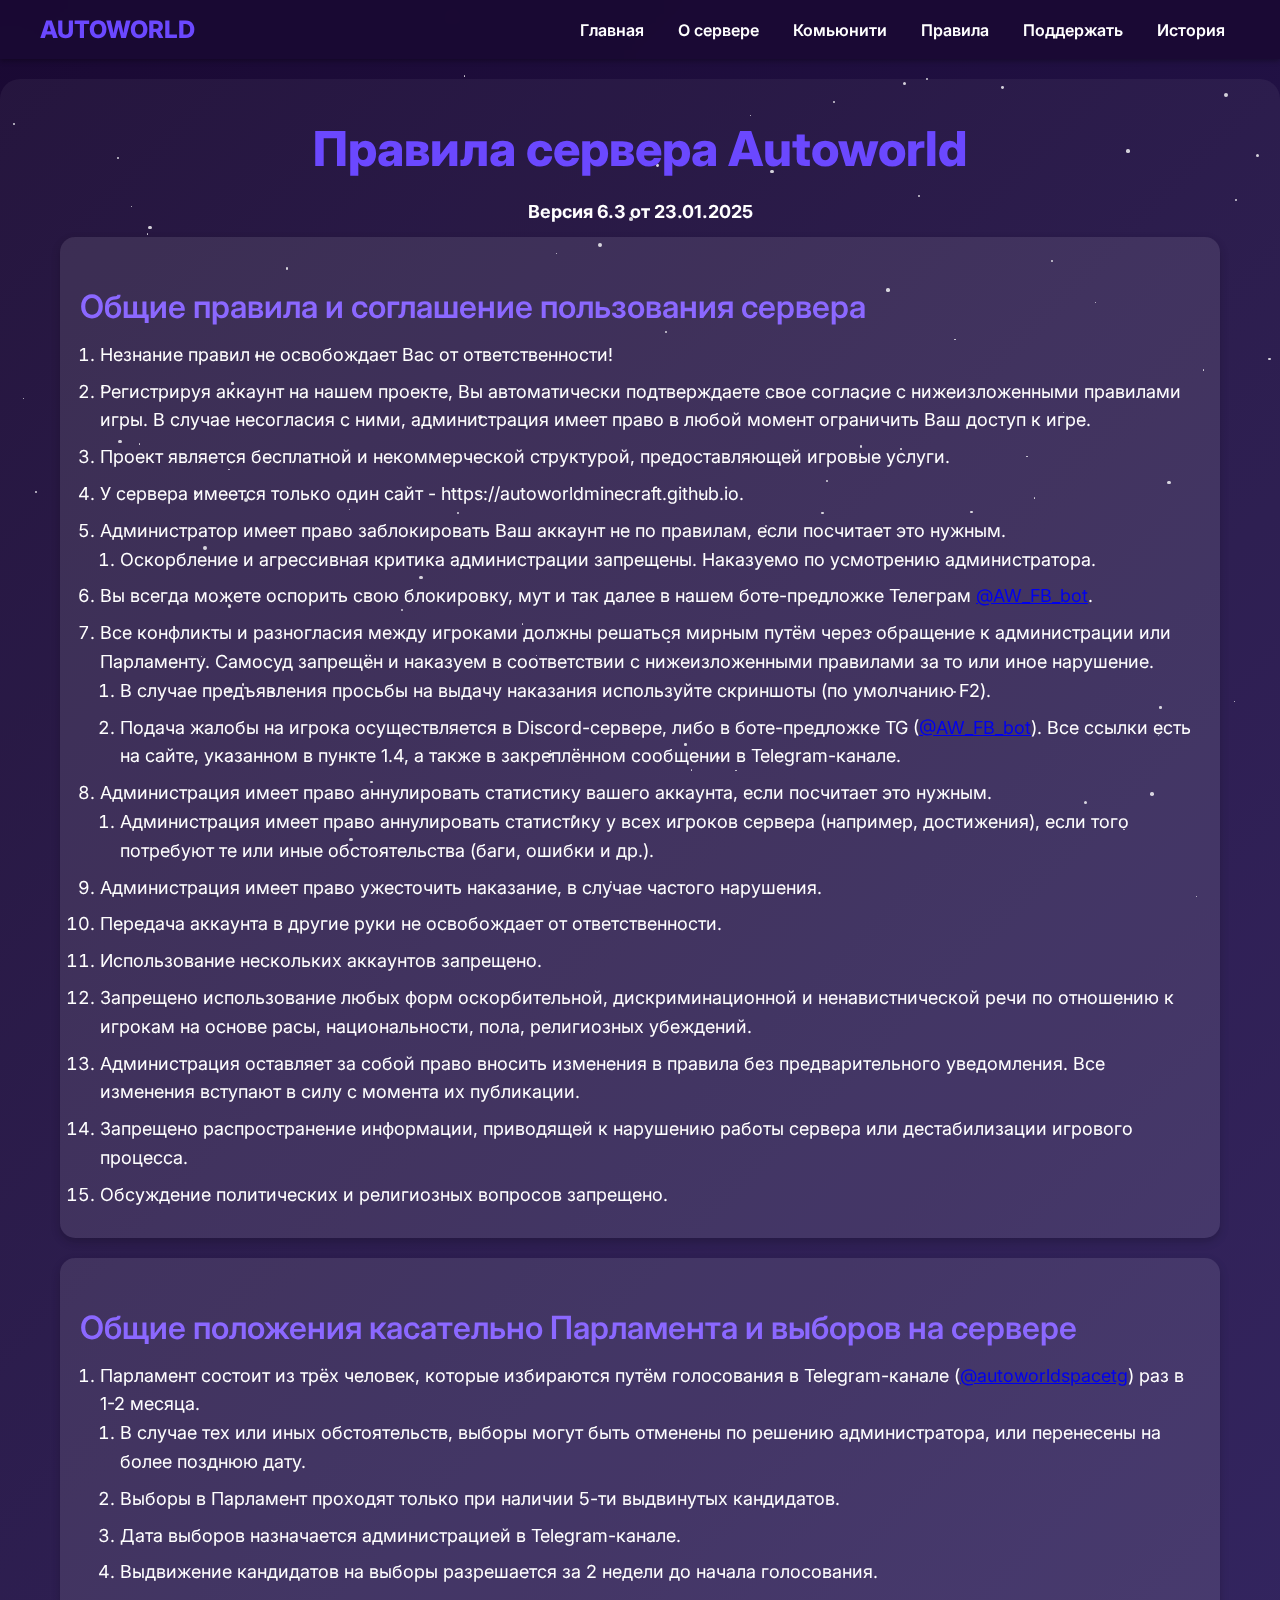
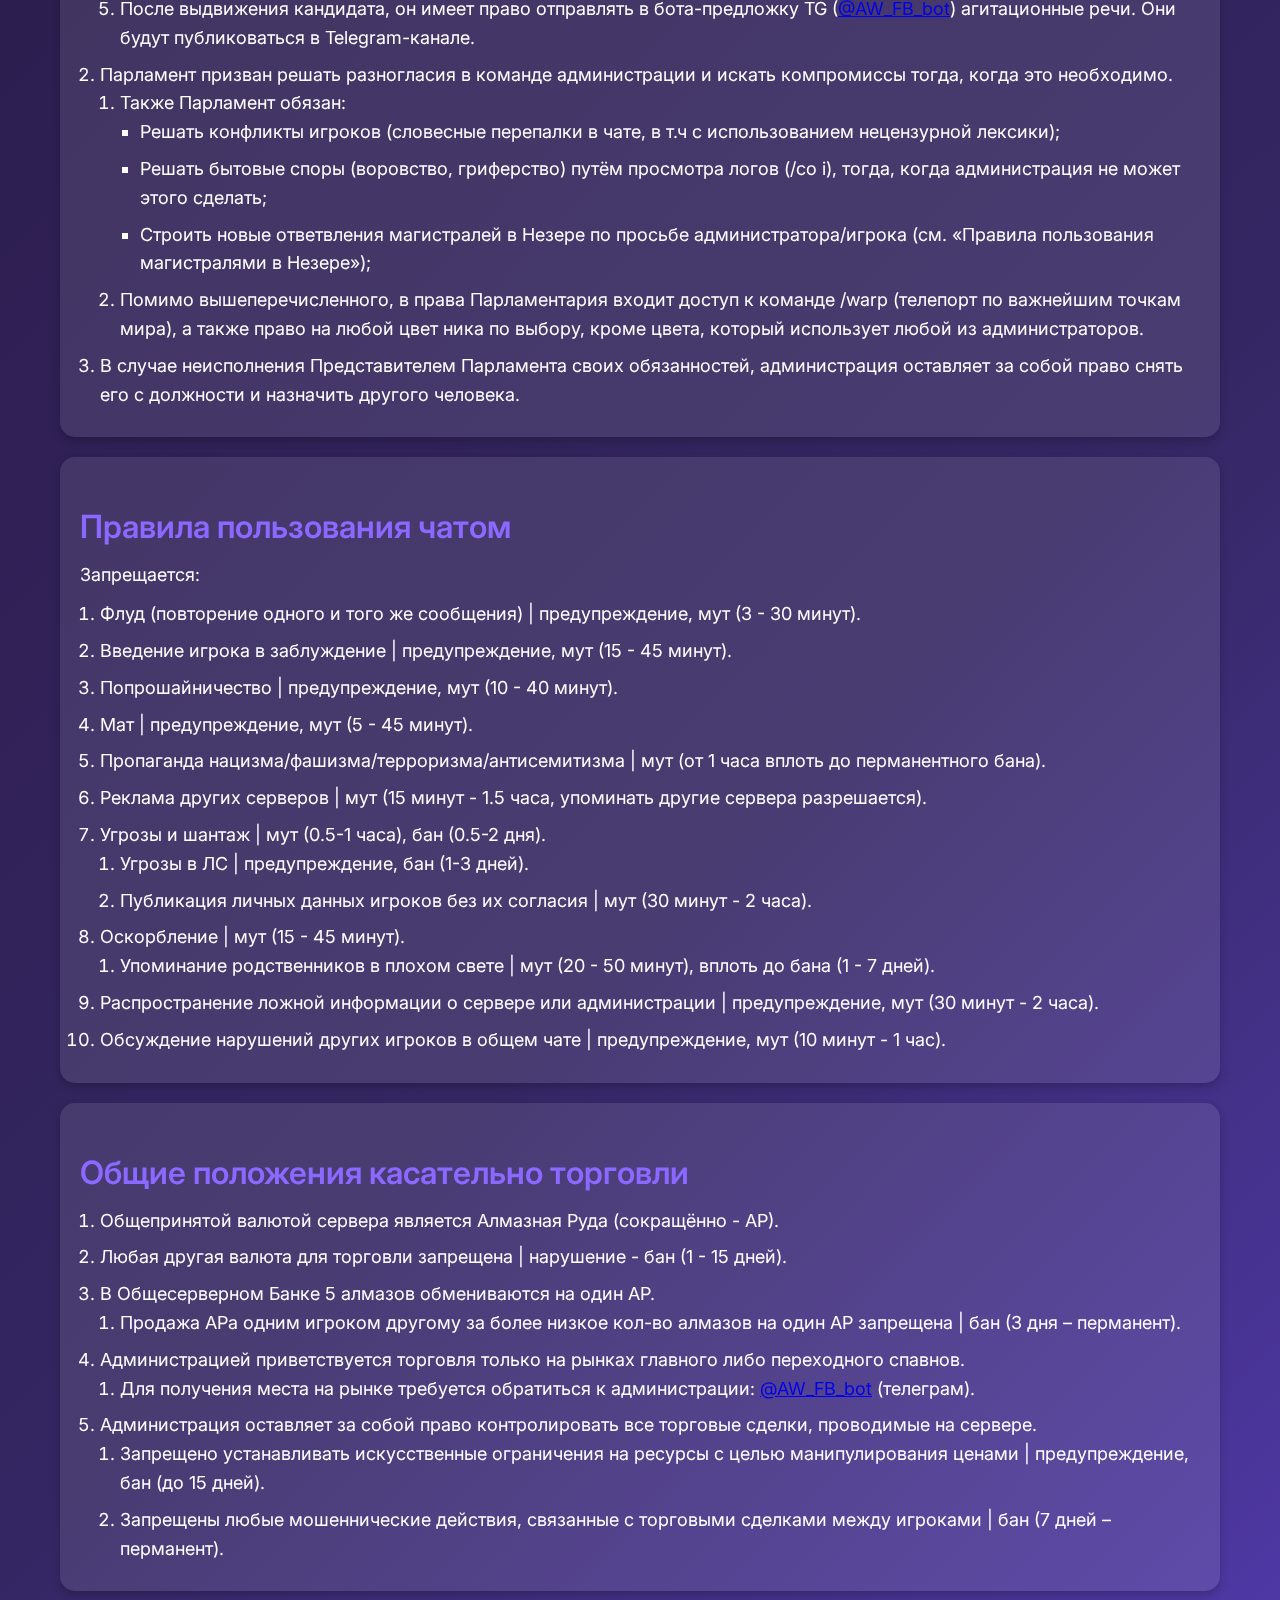
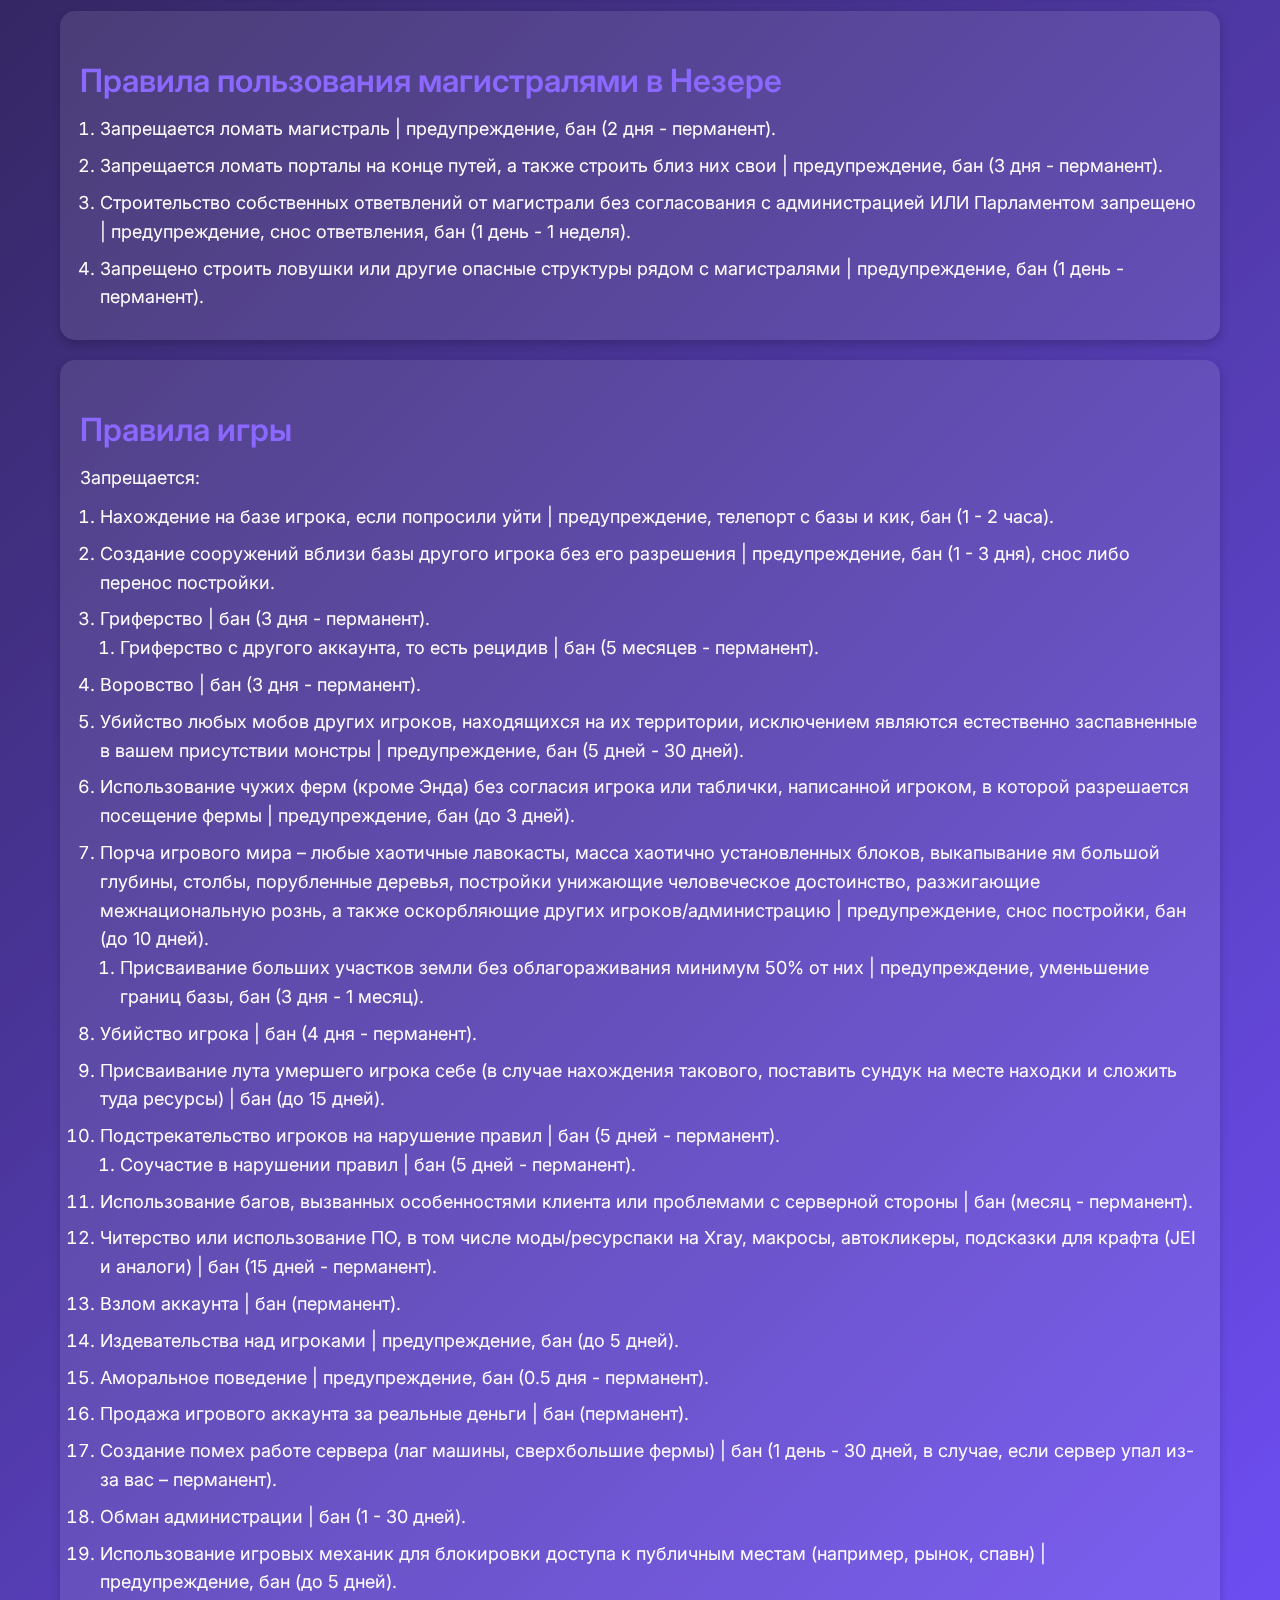
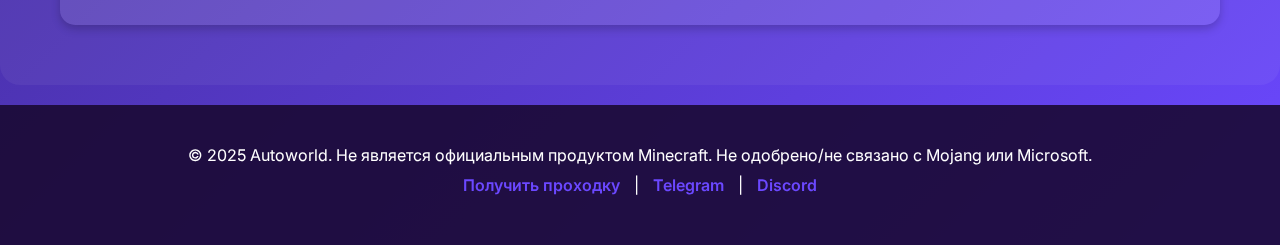
<file: rules.html>
<script type="text/javascript">
        var gk_isXlsx = false;
        var gk_xlsxFileLookup = {};
        var gk_fileData = {};
        function filledCell(cell) {
          return cell !== '' && cell != null;
        }
        function loadFileData(filename) {
        if (gk_isXlsx && gk_xlsxFileLookup[filename]) {
            try {
                var workbook = XLSX.read(gk_fileData[filename], { type: 'base64' });
                var firstSheetName = workbook.SheetNames[0];
                var worksheet = workbook.Sheets[firstSheetName];

                // Convert sheet to JSON to filter blank rows
                var jsonData = XLSX.utils.sheet_to_json(worksheet, { header: 1, blankrows: false, defval: '' });
                // Filter out blank rows (rows where all cells are empty, null, or undefined)
                var filteredData = jsonData.filter(row => row.some(filledCell));

                // Heuristic to find the header row by ignoring rows with fewer filled cells than the next row
                var headerRowIndex = filteredData.findIndex((row, index) =>
                  row.filter(filledCell).length >= filteredData[index + 1]?.filter(filledCell).length
                );
                // Fallback
                if (headerRowIndex === -1 || headerRowIndex > 25) {
                  headerRowIndex = 0;
                }

                // Convert filtered JSON back to CSV
                var csv = XLSX.utils.aoa_to_sheet(filteredData.slice(headerRowIndex)); // Create a new sheet from filtered array of arrays
                csv = XLSX.utils.sheet_to_csv(csv, { header: 1 });
                return csv;
            } catch (e) {
                console.error(e);
                return "";
            }
        }
        return gk_fileData[filename] || "";
        }
        </script><!DOCTYPE html>
<html lang="ru-RU">
<head>
    <title>Правила сервера - Autoworld Minecraft</title>
    <meta charset="utf-8">
    <meta name="description" content="Правила сервера Autoworld Minecraft 1.21.4. Ознакомьтесь с общими правилами, положениями о чате, торговле, магистралях в Незере и игровыми правилами.">
    <meta name="keywords" content="Minecraft, Autoworld, правила сервера, приватный сервер, Minecraft 1.21.4">
    <meta name="viewport" content="width=device-width, initial-scale=1.0">
    <meta property="og:title" content="Правила сервера - Autoworld Minecraft">
    <meta property="og:description" content="Правила сервера Autoworld Minecraft 1.21.4. Узнайте, как играть на нашем ванильном сервере с дружным комьюнити.">
    <meta property="og:image" content="https://autoworldminecraft.github.io/images/favicon.ico">
    <meta property="og:url" content="https://autoworldminecraft.github.io/rules.html">
    <meta property="og:type" content="website">
    <meta property="og:site_name" content="Autoworld">
    <meta name="theme-color" content="#6B48FF">
    <link rel="icon" href="https://autoworldminecraft.github.io/images/favicon.ico">
    <link href="https://fonts.googleapis.com/css2?family=Inter:wght@400;600;800&display=swap" rel="stylesheet">
    <style>
        * {
            margin: 0;
            padding: 0;
            box-sizing: border-box;
            scroll-behavior: smooth;
        }

        body {
            font-family: 'Inter', sans-serif;
            color: #FFFFFF;
            background: linear-gradient(135deg, #1A0933 0%, #2A1B5A 50%, #6B48FF 100%);
            overflow-x: hidden;
            position: relative;
        }

        .stars {
            position: fixed;
            top: 0;
            left: 0;
            width: 100%;
            height: 100%;
            pointer-events: none;
            z-index: -1;
        }

        .star {
            position: absolute;
            background: rgba(255, 255, 255, 0.8);
            border-radius: 50%;
            animation: twinkle 3s infinite;
        }

        @keyframes twinkle {
            0%, 100% { opacity: 0.4; transform: scale(1); }
            50% { opacity: 1; transform: scale(1.2); }
        }

        nav {
            position: sticky;
            top: 0;
            background: rgba(26, 9, 51, 0.9);
            backdrop-filter: blur(10px);
            padding: 15px 20px;
            z-index: 1000;
            box-shadow: 0 2px 5px rgba(0, 0, 0, 0.3);
        }

        .nav-container {
            max-width: 1200px;
            margin: 0 auto;
            display: flex;
            justify-content: space-between;
            align-items: center;
        }

        .logo {
            font-size: 24px;
            font-weight: 800;
            color: #6B48FF;
            text-transform: uppercase;
        }

        .nav-links a {
            color: #FFFFFF;
            text-decoration: none;
            margin: 0 15px;
            font-size: 16px;
            font-weight: 600;
            transition: color 0.3s;
        }

        .nav-links a:hover {
            color: #6B48FF;
        }

        .container {
            max-width: 1200px;
            margin: 0 auto;
            padding: 0 20px;
        }

        section {
            min-height: 100vh;
            display: flex;
            align-items: center;
            justify-content: center;
            padding: 60px 20px;
        }

        .rules {
            background: rgba(255, 255, 255, 0.05);
            border-radius: 20px;
            margin: 20px 0;
            padding: 40px;
        }

        .rules h1 {
            font-size: 48px;
            font-weight: 800;
            margin-bottom: 20px;
            color: #6B48FF;
            text-align: center;
        }

        .rules h2 {
            font-size: 32px;
            font-weight: 600;
            margin: 30px 0 15px;
            color: #8B68FF;
        }

        .rules p, .rules li {
            font-size: 18px;
            line-height: 1.6;
            margin-bottom: 10px;
        }

        .rules ul, .rules ol {
            margin-left: 20px;
        }

        .rules li {
            margin-bottom: 8px;
        }

        .rule-block {
            background: rgba(255, 255, 255, 0.1);
            border-radius: 15px;
            padding: 20px;
            margin-bottom: 20px;
            box-shadow: 0 4px 10px rgba(0, 0, 0, 0.2);
        }

        footer {
            background: rgba(26, 9, 51, 0.9);
            padding: 40px 20px;
            text-align: center;
        }

        footer p {
            font-size: 16px;
            margin-bottom: 10px;
        }

        footer a {
            color: #6B48FF;
            text-decoration: none;
            margin: 0 10px;
            font-weight: 600;
        }

        footer a:hover {
            text-decoration: underline;
        }

        @media (max-width: 768px) {
            .rules h1 {
                font-size: 36px;
            }

            .rules h2 {
                font-size: 28px;
            }

            .rules p, .rules li {
                font-size: 16px;
            }

            .nav-links a {
                margin: 0 10px;
                font-size: 14px;
            }
        }

        @media (max-width: 480px) {
            .rules h1 {
                font-size: 28px;
            }

            .rules h2 {
                font-size: 24px;
            }

            .nav-container {
                flex-direction: column;
                gap: 10px;
            }

            .nav-links a {
                margin: 5px 0;
            }
        }
    </style>
</head>
<body>
    <div class="stars" id="stars"></div>

    <nav>
        <div class="nav-container">
            <div class="logo">Autoworld</div>
            <div class="nav-links">
                <a href="index.html#hero">Главная</a>
                <a href="index.html#about">О сервере</a>
                <a href="index.html#community">Комьюнити</a>
                <a href="rules.html">Правила</a>
                <a href="index.html#donate">Поддержать</a>
                <a href="gallery.html">История</a>
            </div>
        </div>
    </nav>

    <section id="rules" class="rules">
        <div class="container">
            <h1>Правила сервера Autoworld</h1>
            <p style="text-align: center; font-weight: bold;">Версия 6.3 от 23.01.2025</p>

            <div class="rule-block">
                <h2>Общие правила и соглашение пользования сервера</h2>
                <ol>
                    <li>Незнание правил не освобождает Вас от ответственности!</li>
                    <li>Регистрируя аккаунт на нашем проекте, Вы автоматически подтверждаете свое согласие с нижеизложенными правилами игры. В случае несогласия с ними, администрация имеет право в любой момент ограничить Ваш доступ к игре.</li>
                    <li>Проект является бесплатной и некоммерческой структурой, предоставляющей игровые услуги.</li>
                    <li>У сервера имеется только один сайт - <a https://autoworldminecraft.github.io" target="_blank">https://autoworldminecraft.github.io</a>.</li>
                    <li>Администратор имеет право заблокировать Ваш аккаунт не по правилам, если посчитает это нужным.
                        <ol>
                            <li>Оскорбление и агрессивная критика администрации запрещены. Наказуемо по усмотрению администратора.</li>
                        </ol>
                    </li>
                    <li>Вы всегда можете оспорить свою блокировку, мут и так далее в нашем боте-предложке Телеграм <a href="https://t.me/AW_FB_bot" target="_blank">@AW_FB_bot</a>.</li>
                    <li>Все конфликты и разногласия между игроками должны решаться мирным путём через обращение к администрации или Парламенту. Самосуд запрещён и наказуем в соответствии с нижеизложенными правилами за то или иное нарушение.
                        <ol>
                            <li>В случае предъявления просьбы на выдачу наказания используйте скриншоты (по умолчанию F2).</li>
                            <li>Подача жалобы на игрока осуществляется в Discord-сервере, либо в боте-предложке TG (<a href="https://t.me/AW_FB_bot" target="_blank">@AW_FB_bot</a>). Все ссылки есть на сайте, указанном в пункте 1.4, а также в закреплённом сообщении в Telegram-канале.</li>
                        </ol>
                    </li>
                    <li>Администрация имеет право аннулировать статистику вашего аккаунта, если посчитает это нужным.
                        <ol>
                            <li>Администрация имеет право аннулировать статистику у всех игроков сервера (например, достижения), если того потребуют те или иные обстоятельства (баги, ошибки и др.).</li>
                        </ol>
                    </li>
                    <li>Администрация имеет право ужесточить наказание, в случае частого нарушения.</li>
                    <li>Передача аккаунта в другие руки не освобождает от ответственности.</li>
                    <li>Использование нескольких аккаунтов запрещено.</li>
                    <li>Запрещено использование любых форм оскорбительной, дискриминационной и ненавистнической речи по отношению к игрокам на основе расы, национальности, пола, религиозных убеждений.</li>
                    <li>Администрация оставляет за собой право вносить изменения в правила без предварительного уведомления. Все изменения вступают в силу с момента их публикации.</li>
                    <li>Запрещено распространение информации, приводящей к нарушению работы сервера или дестабилизации игрового процесса.</li>
                    <li>Обсуждение политических и религиозных вопросов запрещено.</li>
                </ol>
            </div>

            <div class="rule-block">
                <h2>Общие положения касательно Парламента и выборов на сервере</h2>
                <ol>
                    <li>Парламент состоит из трёх человек, которые избираются путём голосования в Telegram-канале (<a href="https://t.me/autoworldspacetg" target="_blank">@autoworldspacetg</a>) раз в 1-2 месяца.
                        <ol>
                            <li>В случае тех или иных обстоятельств, выборы могут быть отменены по решению администратора, или перенесены на более позднюю дату.</li>
                            <li>Выборы в Парламент проходят только при наличии 5-ти выдвинутых кандидатов.</li>
                            <li>Дата выборов назначается администрацией в Telegram-канале.</li>
                            <li>Выдвижение кандидатов на выборы разрешается за 2 недели до начала голосования.</li>
                            <li>После выдвижения кандидата, он имеет право отправлять в бота-предложку TG (<a href="https://t.me/AW_FB_bot" target="_blank">@AW_FB_bot</a>) агитационные речи. Они будут публиковаться в Telegram-канале.</li>
                        </ol>
                    </li>
                    <li>Парламент призван решать разногласия в команде администрации и искать компромиссы тогда, когда это необходимо.
                        <ol>
                            <li>Также Парламент обязан:
                                <ul>
                                    <li>Решать конфликты игроков (словесные перепалки в чате, в т.ч с использованием нецензурной лексики);</li>
                                    <li>Решать бытовые споры (воровство, гриферство) путём просмотра логов (/co i), тогда, когда администрация не может этого сделать;</li>
                                    <li>Строить новые ответвления магистралей в Незере по просьбе администратора/игрока (см. «Правила пользования магистралями в Незере»);</li>
                                </ul>
                            </li>
                            <li>Помимо вышеперечисленного, в права Парламентария входит доступ к команде /warp (телепорт по важнейшим точкам мира), а также право на любой цвет ника по выбору, кроме цвета, который использует любой из администраторов.</li>
                        </ol>
                    </li>
                    <li>В случае неисполнения Представителем Парламента своих обязанностей, администрация оставляет за собой право снять его с должности и назначить другого человека.</li>
                </ol>
            </div>

            <div class="rule-block">
                <h2>Правила пользования чатом</h2>
                <p>Запрещается:</p>
                <ol>
                    <li>Флуд (повторение одного и того же сообщения) | предупреждение, мут (3 - 30 минут).</li>
                    <li>Введение игрока в заблуждение | предупреждение, мут (15 - 45 минут).</li>
                    <li>Попрошайничество | предупреждение, мут (10 - 40 минут).</li>
                    <li>Мат | предупреждение, мут (5 - 45 минут).</li>
                    <li>Пропаганда нацизма/фашизма/терроризма/антисемитизма | мут (от 1 часа вплоть до перманентного бана).</li>
                    <li>Реклама других серверов | мут (15 минут - 1.5 часа, упоминать другие сервера разрешается).</li>
                    <li>Угрозы и шантаж | мут (0.5-1 часа), бан (0.5-2 дня).
                        <ol>
                            <li>Угрозы в ЛС | предупреждение, бан (1-3 дней).</li>
                            <li>Публикация личных данных игроков без их согласия | мут (30 минут - 2 часа).</li>
                        </ol>
                    </li>
                    <li>Оскорбление | мут (15 - 45 минут).
                        <ol>
                            <li>Упоминание родственников в плохом свете | мут (20 - 50 минут), вплоть до бана (1 - 7 дней).</li>
                        </ol>
                    </li>
                    <li>Распространение ложной информации о сервере или администрации | предупреждение, мут (30 минут - 2 часа).</li>
                    <li>Обсуждение нарушений других игроков в общем чате | предупреждение, мут (10 минут - 1 час).</li>
                </ol>
            </div>

            <div class="rule-block">
                <h2>Общие положения касательно торговли</h2>
                <ol>
                    <li>Общепринятой валютой сервера является Алмазная Руда (сокращённо - АР).</li>
                    <li>Любая другая валюта для торговли запрещена | нарушение - бан (1 - 15 дней).</li>
                    <li>В Общесерверном Банке 5 алмазов обмениваются на один АР.
                        <ol>
                            <li>Продажа АРа одним игроком другому за более низкое кол-во алмазов на один АР запрещена | бан (3 дня – перманент).</li>
                        </ol>
                    </li>
                    <li>Администрацией приветствуется торговля только на рынках главного либо переходного спавнов.
                        <ol>
                            <li>Для получения места на рынке требуется обратиться к администрации: <a href="https://t.me/AW_FB_bot" target="_blank">@AW_FB_bot</a> (телеграм).</li>
                        </ol>
                    </li>
                    <li>Администрация оставляет за собой право контролировать все торговые сделки, проводимые на сервере.
                        <ol>
                            <li>Запрещено устанавливать искусственные ограничения на ресурсы с целью манипулирования ценами | предупреждение, бан (до 15 дней).</li>
                            <li>Запрещены любые мошеннические действия, связанные с торговыми сделками между игроками | бан (7 дней – перманент).</li>
                        </ol>
                    </li>
                </ol>
            </div>

            <div class="rule-block">
                <h2>Правила пользования магистралями в Незере</h2>
                <ol>
                    <li>Запрещается ломать магистраль | предупреждение, бан (2 дня - перманент).</li>
                    <li>Запрещается ломать порталы на конце путей, а также строить близ них свои | предупреждение, бан (3 дня - перманент).</li>
                    <li>Строительство собственных ответвлений от магистрали без согласования с администрацией ИЛИ Парламентом запрещено | предупреждение, снос ответвления, бан (1 день - 1 неделя).</li>
                    <li>Запрещено строить ловушки или другие опасные структуры рядом с магистралями | предупреждение, бан (1 день - перманент).</li>
                </ol>
            </div>

            <div class="rule-block">
                <h2>Правила игры</h2>
                <p>Запрещается:</p>
                <ol>
                    <li>Нахождение на базе игрока, если попросили уйти | предупреждение, телепорт с базы и кик, бан (1 - 2 часа).</li>
                    <li>Создание сооружений вблизи базы другого игрока без его разрешения | предупреждение, бан (1 - 3 дня), снос либо перенос постройки.</li>
                    <li>Гриферство | бан (3 дня - перманент).
                        <ol>
                            <li>Гриферство с другого аккаунта, то есть рецидив | бан (5 месяцев - перманент).</li>
                        </ol>
                    </li>
                    <li>Воровство | бан (3 дня - перманент).</li>
                    <li>Убийство любых мобов других игроков, находящихся на их территории, исключением являются естественно заспавненные в вашем присутствии монстры | предупреждение, бан (5 дней - 30 дней).</li>
                    <li>Использование чужих ферм (кроме Энда) без согласия игрока или таблички, написанной игроком, в которой разрешается посещение фермы | предупреждение, бан (до 3 дней).</li>
                    <li>Порча игрового мира – любые хаотичные лавокасты, масса хаотично установленных блоков, выкапывание ям большой глубины, столбы, порубленные деревья, постройки унижающие человеческое достоинство, разжигающие межнациональную рознь, а также оскорбляющие других игроков/администрацию | предупреждение, снос постройки, бан (до 10 дней).
                        <ol>
                            <li>Присваивание больших участков земли без облагораживания минимум 50% от них | предупреждение, уменьшение границ базы, бан (3 дня - 1 месяц).</li>
                        </ol>
                    </li>
                    <li>Убийство игрока | бан (4 дня - перманент).</li>
                    <li>Присваивание лута умершего игрока себе (в случае нахождения такового, поставить сундук на месте находки и сложить туда ресурсы) | бан (до 15 дней).</li>
                    <li>Подстрекательство игроков на нарушение правил | бан (5 дней - перманент).
                        <ol>
                            <li>Соучастие в нарушении правил | бан (5 дней - перманент).</li>
                        </ol>
                    </li>
                    <li>Использование багов, вызванных особенностями клиента или проблемами с серверной стороны | бан (месяц - перманент).</li>
                    <li>Читерство или использование ПО, в том числе моды/ресурспаки на Xray, макросы, автокликеры, подсказки для крафта (JEI и аналоги) | бан (15 дней - перманент).</li>
                    <li>Взлом аккаунта | бан (перманент).</li>
                    <li>Издевательства над игроками | предупреждение, бан (до 5 дней).</li>
                    <li>Аморальное поведение | предупреждение, бан (0.5 дня - перманент).</li>
                    <li>Продажа игрового аккаунта за реальные деньги | бан (перманент).</li>
                    <li>Создание помех работе сервера (лаг машины, сверхбольшие фермы) | бан (1 день - 30 дней, в случае, если сервер упал из-за вас – перманент).</li>
                    <li>Обман администрации | бан (1 - 30 дней).</li>
                    <li>Использование игровых механик для блокировки доступа к публичным местам (например, рынок, спавн) | предупреждение, бан (до 5 дней).</li>
                </ol>
            </div>
        </div>
    </section>

    <footer>
        <p>© 2025 Autoworld. Не является официальным продуктом Minecraft. Не одобрено/не связано с Mojang или Microsoft.</p>
        <p>
            <a href="https://t.me/AW_FB_bot" target="_blank">Получить проходку</a> |
            <a href="https://t.me/autoworldspacetg" target="_blank">Telegram</a> |
            <a href="https://discord.com/invite/rg54WQpPZr" target="_blank">Discord</a>
        </p>
    </footer>

    <script>
        // Smooth scrolling for anchor links
        document.querySelectorAll('a[href^="#"]').forEach(anchor => {
            anchor.addEventListener('click', function(e) {
                e.preventDefault();
                document.querySelector(this.getAttribute('href')).scrollIntoView({
                    behavior: 'smooth'
                });
            });
        });

        // Generate stars for background
        const starsContainer = document.getElementById('stars');
        for (let i = 0; i < 100; i++) {
            const star = document.createElement('div');
            star.className = 'star';
            star.style.width = `${Math.random() * 3 + 1}px`;
            star.style.height = star.style.width;
            star.style.left = `${Math.random() * 100}vw`;
            star.style.top = `${Math.random() * 100}vh`;
            star.style.animationDelay = `${Math.random() * 3}s`;
            starsContainer.appendChild(star);
        }
    </script>
</file>
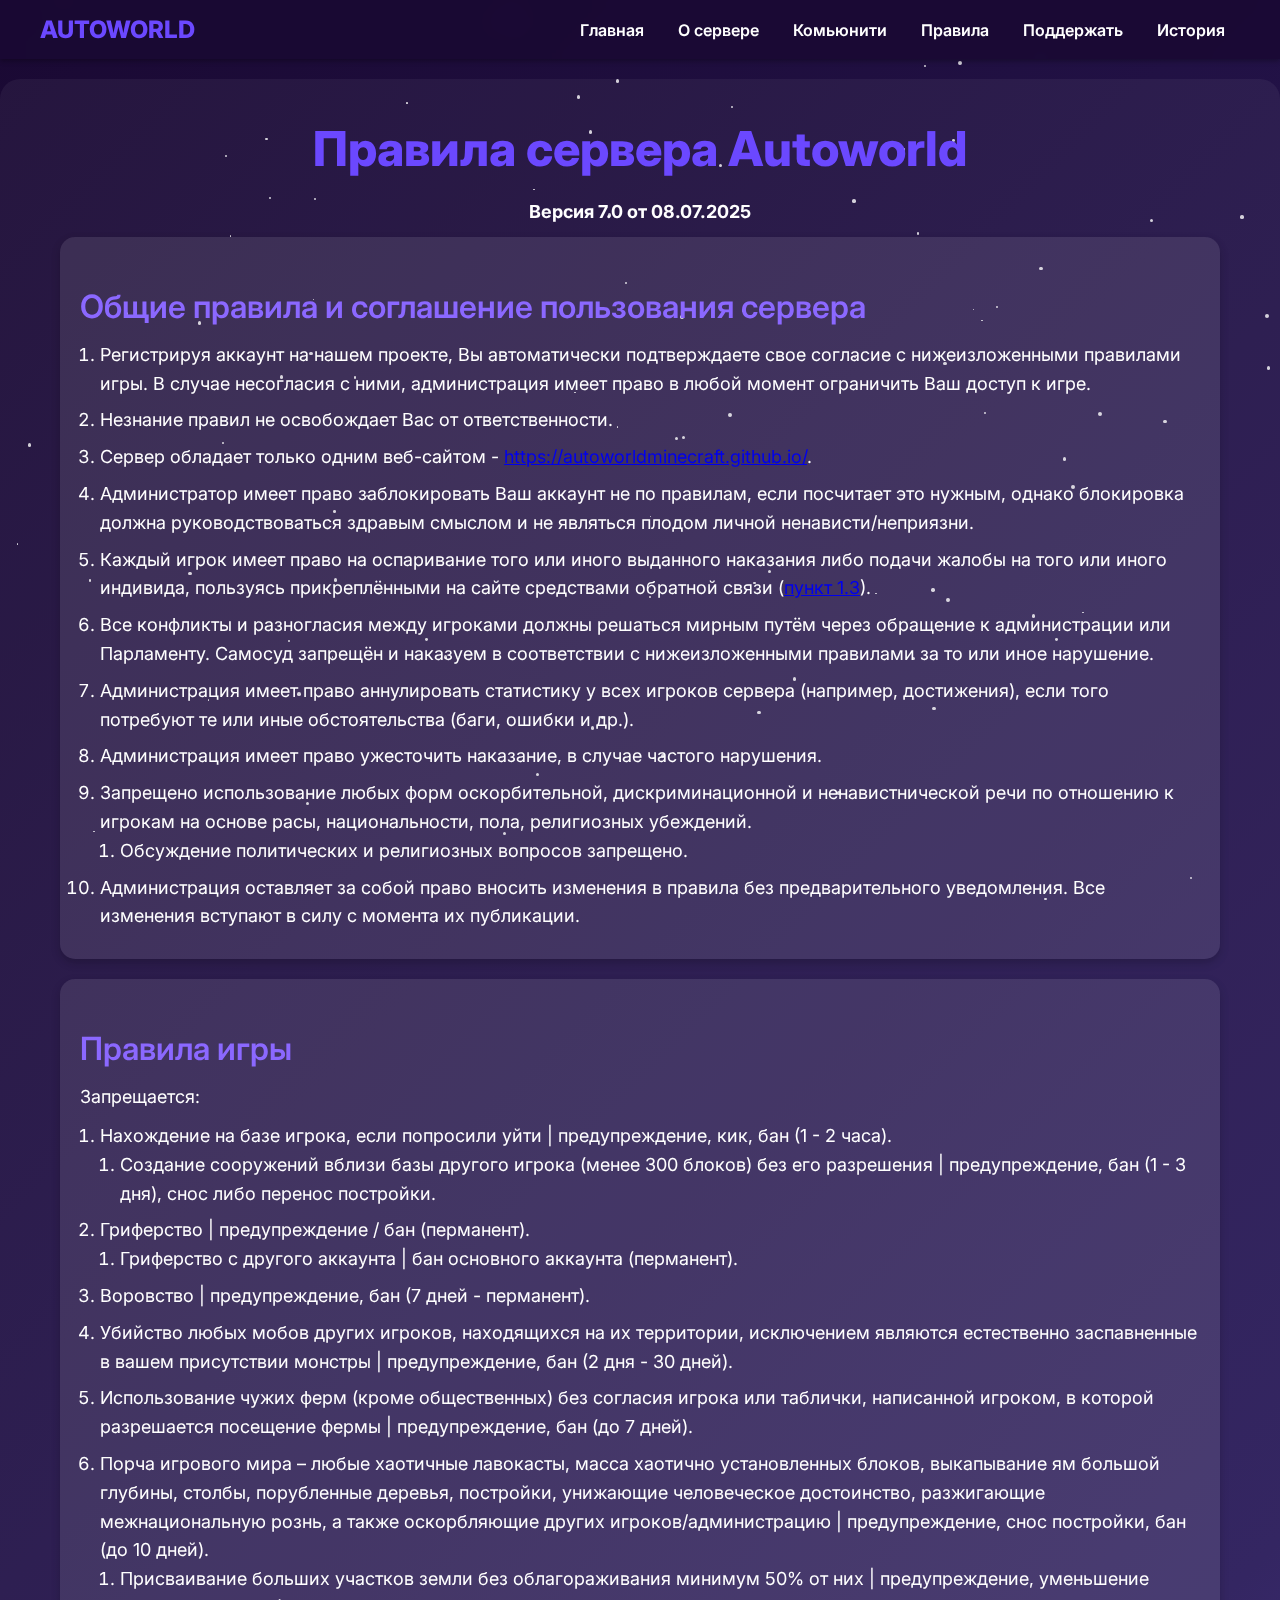
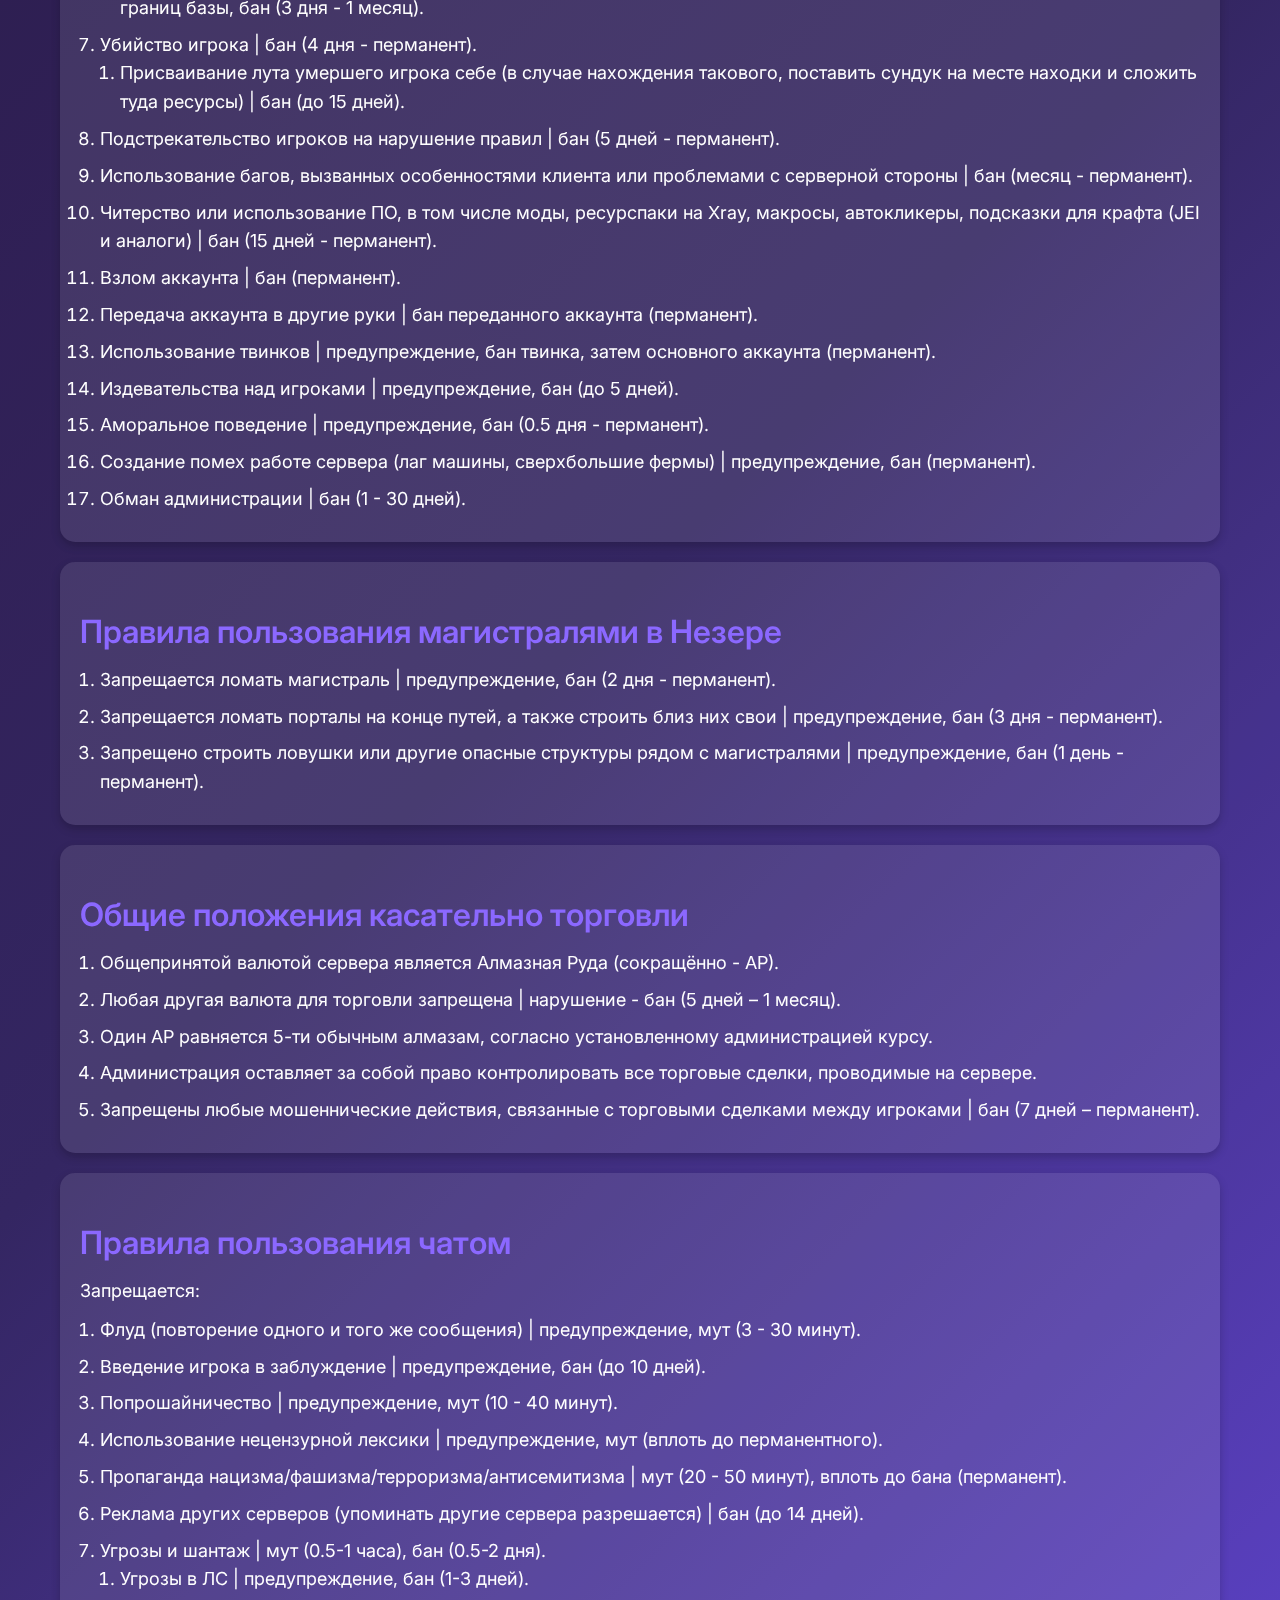
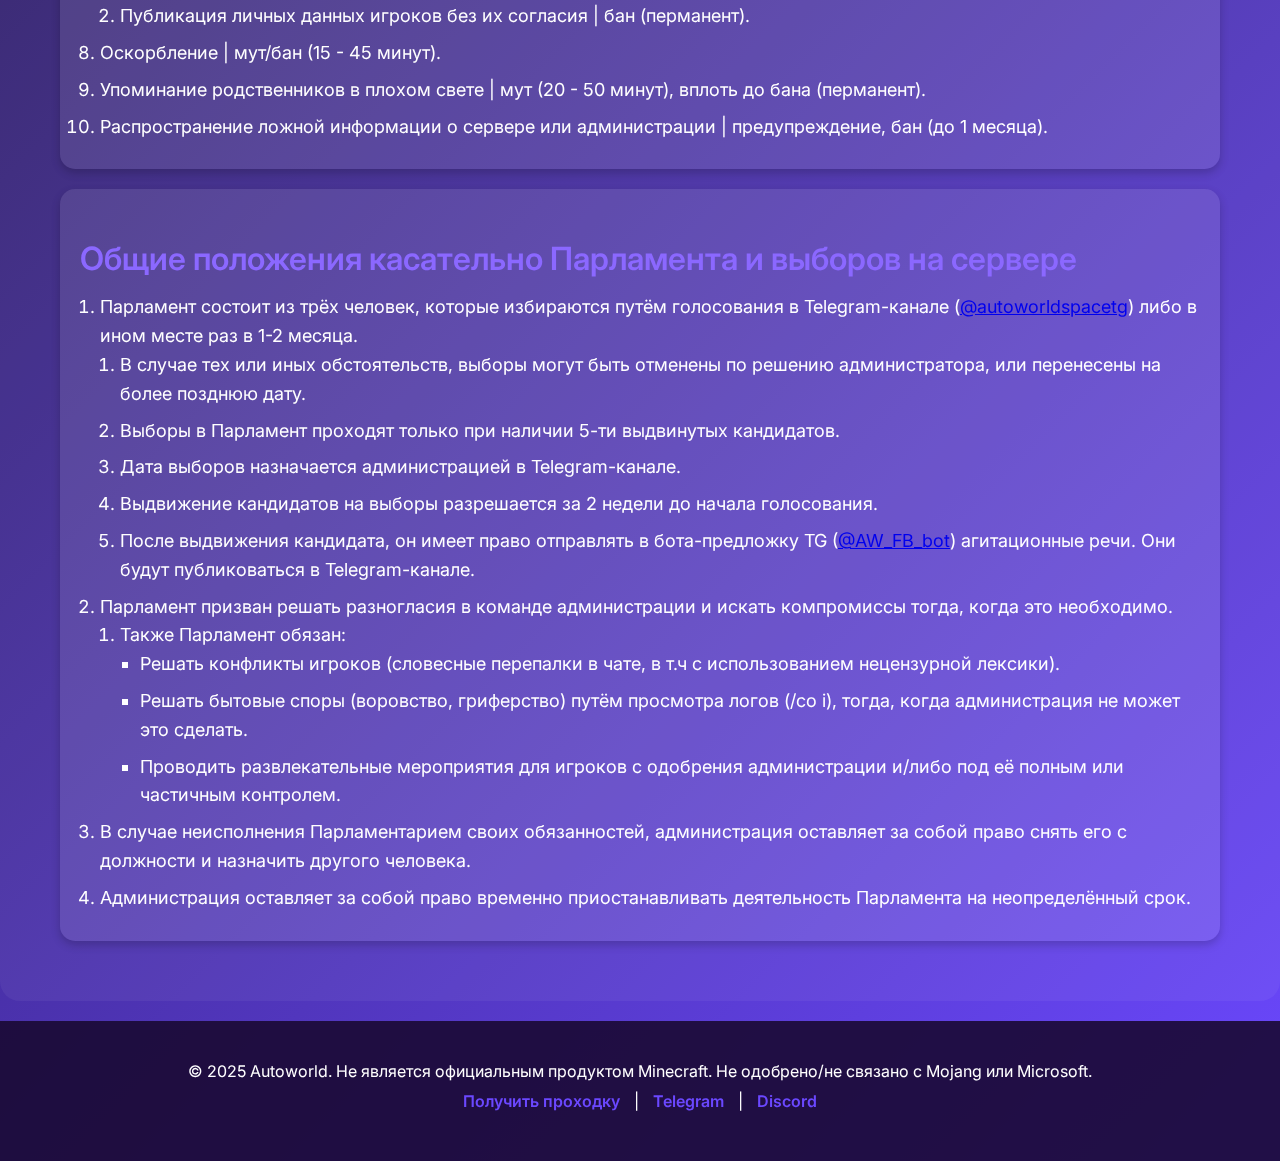
<file: rules1.html>
<script type="text/javascript">
        var gk_isXlsx = false;
        var gk_xlsxFileLookup = {};
        var gk_fileData = {};
        function filledCell(cell) {
          return cell !== '' && cell != null;
        }
        function loadFileData(filename) {
        if (gk_isXlsx && gk_xlsxFileLookup[filename]) {
            try {
                var workbook = XLSX.read(gk_fileData[filename], { type: 'base64' });
                var firstSheetName = workbook.SheetNames[0];
                var worksheet = workbook.Sheets[firstSheetName];

                // Convert sheet to JSON to filter blank rows
                var jsonData = XLSX.utils.sheet_to_json(worksheet, { header: 1, blankrows: false, defval: '' });
                // Filter out blank rows (rows where all cells are empty, null, or undefined)
                var filteredData = jsonData.filter(row => row.some(filledCell));

                // Heuristic to find the header row by ignoring rows with fewer filled cells than the next row
                var headerRowIndex = filteredData.findIndex((row, index) =>
                  row.filter(filledCell).length >= filteredData[index + 1]?.filter(filledCell).length
                );
                // Fallback
                if (headerRowIndex === -1 || headerRowIndex > 25) {
                  headerRowIndex = 0;
                }

                // Convert filtered JSON back to CSV
                var csv = XLSX.utils.aoa_to_sheet(filteredData.slice(headerRowIndex)); // Create a new sheet from filtered array of arrays
                csv = XLSX.utils.sheet_to_csv(csv, { header: 1 });
                return csv;
            } catch (e) {
                console.error(e);
                return "";
            }
        }
        return gk_fileData[filename] || "";
        }
        </script><!DOCTYPE html>
<html lang="ru-RU">
<head>
    <title>Правила сервера - Autoworld Minecraft</title>
    <meta charset="utf-8">
    <meta name="description" content="Правила сервера Autoworld Minecraft 1.21.4. Ознакомьтесь с общими правилами, положениями о чате, торговле, магистралях в Незере и игровыми правилами.">
    <meta name="keywords" content="Minecraft, Autoworld, правила сервера, приватный сервер, Minecraft 1.21.4">
    <meta name="viewport" content="width=device-width, initial-scale=1.0">
    <meta property="og:title" content="Правила сервера - Autoworld Minecraft">
    <meta property="og:description" content="Правила сервера Autoworld Minecraft 1.21.4. Узнайте, как играть на нашем ванильном сервере с дружным комьюнити.">
    <meta property="og:image" content="https://autoworldminecraft.github.io/images/favicon.ico">
    <meta property="og:url" content="https://autoworldminecraft.github.io/rules.html">
    <meta property="og:type" content="website">
    <meta property="og:site_name" content="Autoworld">
    <meta name="theme-color" content="#6B48FF">
    <link rel="icon" href="https://autoworldminecraft.github.io/images/favicon.ico">
    <link href="https://fonts.googleapis.com/css2?family=Inter:wght@400;600;800&display=swap" rel="stylesheet">
    <style>
        * {
            margin: 0;
            padding: 0;
            box-sizing: border-box;
            scroll-behavior: smooth;
        }

        body {
            font-family: 'Inter', sans-serif;
            color: #FFFFFF;
            background: linear-gradient(135deg, #1A0933 0%, #2A1B5A 50%, #6B48FF 100%);
            overflow-x: hidden;
            position: relative;
        }

        .stars {
            position: fixed;
            top: 0;
            left: 0;
            width: 100%;
            height: 100%;
            pointer-events: none;
            z-index: -1;
        }

        .star {
            position: absolute;
            background: rgba(255, 255, 255, 0.8);
            border-radius: 50%;
            animation: twinkle 3s infinite;
        }

        @keyframes twinkle {
            0%, 100% { opacity: 0.4; transform: scale(1); }
            50% { opacity: 1; transform: scale(1.2); }
        }

        nav {
            position: sticky;
            top: 0;
            background: rgba(26, 9, 51, 0.9);
            backdrop-filter: blur(10px);
            padding: 15px 20px;
            z-index: 1000;
            box-shadow: 0 2px 5px rgba(0, 0, 0, 0.3);
        }

        .nav-container {
            max-width: 1200px;
            margin: 0 auto;
            display: flex;
            justify-content: space-between;
            align-items: center;
        }

        .logo {
            font-size: 24px;
            font-weight: 800;
            color: #6B48FF;
            text-transform: uppercase;
        }

        .nav-links a {
            color: #FFFFFF;
            text-decoration: none;
            margin: 0 15px;
            font-size: 16px;
            font-weight: 600;
            transition: color 0.3s;
        }

        .nav-links a:hover {
            color: #6B48FF;
        }

        .container {
            max-width: 1200px;
            margin: 0 auto;
            padding: 0 20px;
        }

        section {
            min-height: 100vh;
            display: flex;
            align-items: center;
            justify-content: center;
            padding: 60px 20px;
        }

        .rules {
            background: rgba(255, 255, 255, 0.05);
            border-radius: 20px;
            margin: 20px 0;
            padding: 40px;
        }

        .rules h1 {
            font-size: 48px;
            font-weight: 800;
            margin-bottom: 20px;
            color: #6B48FF;
            text-align: center;
        }

        .rules h2 {
            font-size: 32px;
            font-weight: 600;
            margin: 30px 0 15px;
            color: #8B68FF;
        }

        .rules p, .rules li {
            font-size: 18px;
            line-height: 1.6;
            margin-bottom: 10px;
        }

        .rules ul, .rules ol {
            margin-left: 20px;
        }

        .rules li {
            margin-bottom: 8px;
        }

        .rule-block {
            background: rgba(255, 255, 255, 0.1);
            border-radius: 15px;
            padding: 20px;
            margin-bottom: 20px;
            box-shadow: 0 4px 10px rgba(0, 0, 0, 0.2);
        }

        footer {
            background: rgba(26, 9, 51, 0.9);
            padding: 40px 20px;
            text-align: center;
        }

        footer p {
            font-size: 16px;
            margin-bottom: 10px;
        }

        footer a {
            color: #6B48FF;
            text-decoration: none;
            margin: 0 10px;
            font-weight: 600;
        }

        footer a:hover {
            text-decoration: underline;
        }

        @media (max-width: 768px) {
            .rules h1 {
                font-size: 36px;
            }

            .rules h2 {
                font-size: 28px;
            }

            .rules p, .rules li {
                font-size: 16px;
            }

            .nav-links a {
                margin: 0 10px;
                font-size: 14px;
            }
        }

        @media (max-width: 480px) {
            .rules h1 {
                font-size: 28px;
            }

            .rules h2 {
                font-size: 24px;
            }

            .nav-container {
                flex-direction: column;
                gap: 10px;
            }

            .nav-links a {
                margin: 5px 0;
            }
        }
    </style>
</head>
<body>
    <div class="stars" id="stars"></div>

    <nav>
        <div class="nav-container">
            <div class="logo">Autoworld</div>
            <div class="nav-links">
                <a href="index.html#hero">Главная</a>
                <a href="index.html#about">О сервере</a>
                <a href="index.html#community">Комьюнити</a>
                <a href="rules.html">Правила</a>
                <a href="index.html#donate">Поддержать</a>
                <a href="gallery.html">История</a>
            </div>
        </div>
    </nav>

    <section id="rules" class="rules">
        <div class="container">
            <h1>Правила сервера Autoworld</h1>
            <p style="text-align: center; font-weight: bold;">Версия 7.0 от 08.07.2025</p>

            <div class="rule-block">
                <h2>Общие правила и соглашение пользования сервера</h2>
                <ol>
                    <li>Регистрируя аккаунт на нашем проекте, Вы автоматически подтверждаете свое согласие с нижеизложенными правилами игры. В случае несогласия с ними, администрация имеет право в любой момент ограничить Ваш доступ к игре.</li>
                    <li>Незнание правил не освобождает Вас от ответственности.</li>
                    <li>Сервер обладает только одним веб-сайтом - <a href="https://autoworldminecraft.github.io/" target="_blank">https://autoworldminecraft.github.io/</a>.</li>
                    <li>Администратор имеет право заблокировать Ваш аккаунт не по правилам, если посчитает это нужным, однако блокировка должна руководствоваться здравым смыслом и не являться плодом личной ненависти/неприязни.</li>
                    <li>Каждый игрок имеет право на оспаривание того или иного выданного наказания либо подачи жалобы на того или иного индивида, пользуясь прикреплёнными на сайте средствами обратной связи (<a href="https://autoworldminecraft.github.io/" target="_blank">пункт 1.3</a>).</li>
                    <li>Все конфликты и разногласия между игроками должны решаться мирным путём через обращение к администрации или Парламенту. Самосуд запрещён и наказуем в соответствии с нижеизложенными правилами за то или иное нарушение.</li>
                    <li>Администрация имеет право аннулировать статистику у всех игроков сервера (например, достижения), если того потребуют те или иные обстоятельства (баги, ошибки и др.).</li>
                    <li>Администрация имеет право ужесточить наказание, в случае частого нарушения.</li>
                    <li>Запрещено использование любых форм оскорбительной, дискриминационной и ненавистнической речи по отношению к игрокам на основе расы, национальности, пола, религиозных убеждений.
                        <ol>
                            <li>Обсуждение политических и религиозных вопросов запрещено.</li>
                        </ol>
                    </li>
                    <li>Администрация оставляет за собой право вносить изменения в правила без предварительного уведомления. Все изменения вступают в силу с момента их публикации.</li>
                </ol>
            </div>

            <div class="rule-block">
                <h2>Правила игры</h2>
                <p>Запрещается:</p>
                <ol>
                    <li>Нахождение на базе игрока, если попросили уйти | предупреждение, кик, бан (1 - 2 часа).
                        <ol>
                            <li>Создание сооружений вблизи базы другого игрока (менее 300 блоков) без его разрешения | предупреждение, бан (1 - 3 дня), снос либо перенос постройки.</li>
                        </ol>
                    </li>
                    <li>Гриферство | предупреждение / бан (перманент).
                        <ol>
                            <li>Гриферство с другого аккаунта | бан основного аккаунта (перманент).</li>
                        </ol>
                    </li>
                    <li>Воровство | предупреждение, бан (7 дней - перманент).</li>
                    <li>Убийство любых мобов других игроков, находящихся на их территории, исключением являются естественно заспавненные в вашем присутствии монстры | предупреждение, бан (2 дня - 30 дней).</li>
                    <li>Использование чужих ферм (кроме общественных) без согласия игрока или таблички, написанной игроком, в которой разрешается посещение фермы | предупреждение, бан (до 7 дней).</li>
                    <li>Порча игрового мира – любые хаотичные лавокасты, масса хаотично установленных блоков, выкапывание ям большой глубины, столбы, порубленные деревья, постройки, унижающие человеческое достоинство, разжигающие межнациональную рознь, а также оскорбляющие других игроков/администрацию | предупреждение, снос постройки, бан (до 10 дней).
                        <ol>
                            <li>Присваивание больших участков земли без облагораживания минимум 50% от них | предупреждение, уменьшение границ базы, бан (3 дня - 1 месяц).</li>
                        </ol>
                    </li>
                    <li>Убийство игрока | бан (4 дня - перманент).
                        <ol>
                            <li>Присваивание лута умершего игрока себе (в случае нахождения такового, поставить сундук на месте находки и сложить туда ресурсы) | бан (до 15 дней).</li>
                        </ol>
                    </li>
                    <li>Подстрекательство игроков на нарушение правил | бан (5 дней - перманент).</li>
                    <li>Использование багов, вызванных особенностями клиента или проблемами с серверной стороны | бан (месяц - перманент).</li>
                    <li>Читерство или использование ПО, в том числе моды, ресурспаки на Xray, макросы, автокликеры, подсказки для крафта (JEI и аналоги) | бан (15 дней - перманент).</li>
                    <li>Взлом аккаунта | бан (перманент).</li>
                    <li>Передача аккаунта в другие руки | бан переданного аккаунта (перманент).</li>
                    <li>Использование твинков | предупреждение, бан твинка, затем основного аккаунта (перманент).</li>
                    <li>Издевательства над игроками | предупреждение, бан (до 5 дней).</li>
                    <li>Аморальное поведение | предупреждение, бан (0.5 дня - перманент).</li>
                    <li>Создание помех работе сервера (лаг машины, сверхбольшие фермы) | предупреждение, бан (перманент).</li>
                    <li>Обман администрации | бан (1 - 30 дней).</li>
                </ol>
            </div>

            <div class="rule-block">
                <h2>Правила пользования магистралями в Незере</h2>
                <ol>
                    <li>Запрещается ломать магистраль | предупреждение, бан (2 дня - перманент).</li>
                    <li>Запрещается ломать порталы на конце путей, а также строить близ них свои | предупреждение, бан (3 дня - перманент).</li>
                    <li>Запрещено строить ловушки или другие опасные структуры рядом с магистралями | предупреждение, бан (1 день - перманент).</li>
                </ol>
            </div>

            <div class="rule-block">
                <h2>Общие положения касательно торговли</h2>
                <ol>
                    <li>Общепринятой валютой сервера является Алмазная Руда (сокращённо - АР).</li>
                    <li>Любая другая валюта для торговли запрещена | нарушение - бан (5 дней – 1 месяц).</li>
                    <li>Один АР равняется 5-ти обычным алмазам, согласно установленному администрацией курсу.</li>
                    <li>Администрация оставляет за собой право контролировать все торговые сделки, проводимые на сервере.</li>
                    <li>Запрещены любые мошеннические действия, связанные с торговыми сделками между игроками | бан (7 дней – перманент).</li>
                </ol>
            </div>

            <div class="rule-block">
                <h2>Правила пользования чатом</h2>
                <p>Запрещается:</p>
                <ol>
                    <li>Флуд (повторение одного и того же сообщения) | предупреждение, мут (3 - 30 минут).</li>
                    <li>Введение игрока в заблуждение | предупреждение, бан (до 10 дней).</li>
                    <li>Попрошайничество | предупреждение, мут (10 - 40 минут).</li>
                    <li>Использование нецензурной лексики | предупреждение, мут (вплоть до перманентного).</li>
                    <li>Пропаганда нацизма/фашизма/терроризма/антисемитизма | мут (20 - 50 минут), вплоть до бана (перманент).</li>
                    <li>Реклама других серверов (упоминать другие сервера разрешается) | бан (до 14 дней).</li>
                    <li>Угрозы и шантаж | мут (0.5-1 часа), бан (0.5-2 дня).
                        <ol>
                            <li>Угрозы в ЛС | предупреждение, бан (1-3 дней).</li>
                            <li>Публикация личных данных игроков без их согласия | бан (перманент).</li>
                        </ol>
                    </li>
                    <li>Оскорбление | мут/бан (15 - 45 минут).</li>
                    <li>Упоминание родственников в плохом свете | мут (20 - 50 минут), вплоть до бана (перманент).</li>
                    <li>Распространение ложной информации о сервере или администрации | предупреждение, бан (до 1 месяца).</li>
                </ol>
            </div>

            <div class="rule-block">
                <h2>Общие положения касательно Парламента и выборов на сервере</h2>
                <ol>
                    <li>Парламент состоит из трёх человек, которые избираются путём голосования в Telegram-канале (<a href="https://t.me/autoworldspacetg" target="_blank">@autoworldspacetg</a>) либо в ином месте раз в 1-2 месяца.
                        <ol>
                            <li>В случае тех или иных обстоятельств, выборы могут быть отменены по решению администратора, или перенесены на более позднюю дату.</li>
                            <li>Выборы в Парламент проходят только при наличии 5-ти выдвинутых кандидатов.</li>
                            <li>Дата выборов назначается администрацией в Telegram-канале.</li>
                            <li>Выдвижение кандидатов на выборы разрешается за 2 недели до начала голосования.</li>
                            <li>После выдвижения кандидата, он имеет право отправлять в бота-предложку TG (<a href="https://t.me/AW_FB_bot" target="_blank">@AW_FB_bot</a>) агитационные речи. Они будут публиковаться в Telegram-канале.</li>
                        </ol>
                    </li>
                    <li>Парламент призван решать разногласия в команде администрации и искать компромиссы тогда, когда это необходимо.
                        <ol>
                            <li>Также Парламент обязан:
                                <ul>
                                    <li>Решать конфликты игроков (словесные перепалки в чате, в т.ч с использованием нецензурной лексики).</li>
                                    <li>Решать бытовые споры (воровство, гриферство) путём просмотра логов (/co i), тогда, когда администрация не может это сделать.</li>
                                    <li>Проводить развлекательные мероприятия для игроков с одобрения администрации и/либо под её полным или частичным контролем.</li>
                                </ul>
                            </li>
                        </ol>
                    </li>
                    <li>В случае неисполнения Парламентарием своих обязанностей, администрация оставляет за собой право снять его с должности и назначить другого человека.</li>
                    <li>Администрация оставляет за собой право временно приостанавливать деятельность Парламента на неопределённый срок.</li>
                </ol>
            </div>
        </div>
    </section>

    <footer>
        <p>© 2025 Autoworld. Не является официальным продуктом Minecraft. Не одобрено/не связано с Mojang или Microsoft.</p>
        <p>
            <a href="https://t.me/AW_FB_bot" target="_blank">Получить проходку</a> |
            <a href="https://t.me/autoworldspacetg" target="_blank">Telegram</a> |
            <a href="https://discord.com/invite/rg54WQpPZr" target="_blank">Discord</a>
        </p>
    </footer>

    <script>
        // Smooth scrolling for anchor links
        document.querySelectorAll('a[href^="#"]').forEach(anchor => {
            anchor.addEventListener('click', function(e) {
                e.preventDefault();
                document.querySelector(this.getAttribute('href')).scrollIntoView({
                    behavior: 'smooth'
                });
            });
        });

        // Generate stars for background
        const starsContainer = document.getElementById('stars');
        for (let i = 0; i < 100; i++) {
            const star = document.createElement('div');
            star.className = 'star';
            star.style.width = `${Math.random() * 3 + 1}px`;
            star.style.height = star.style.width;
            star.style.left = `${Math.random() * 100}vw`;
            star.style.top = `${Math.random() * 100}vh`;
            star.style.animationDelay = `${Math.random() * 3}s`;
            starsContainer.appendChild(star);
        }
    </script>
</body>
</html>
</file>
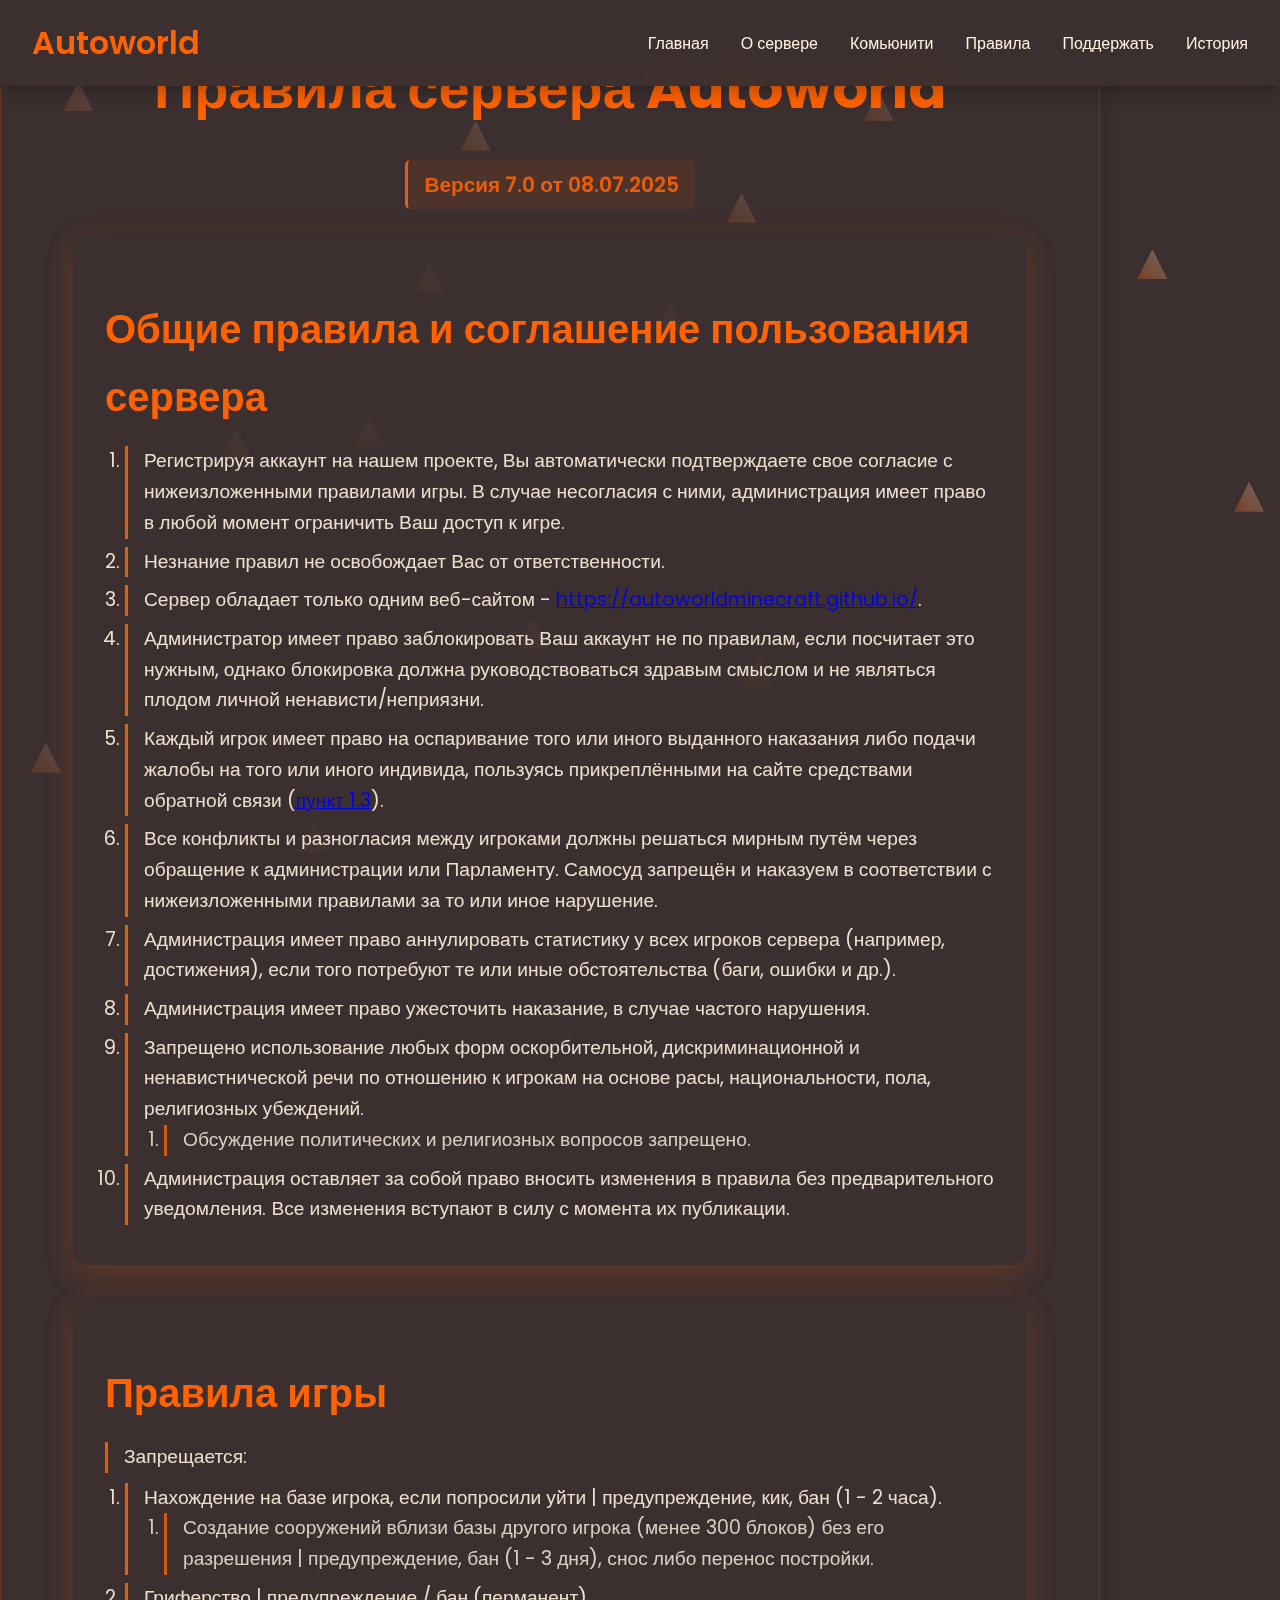
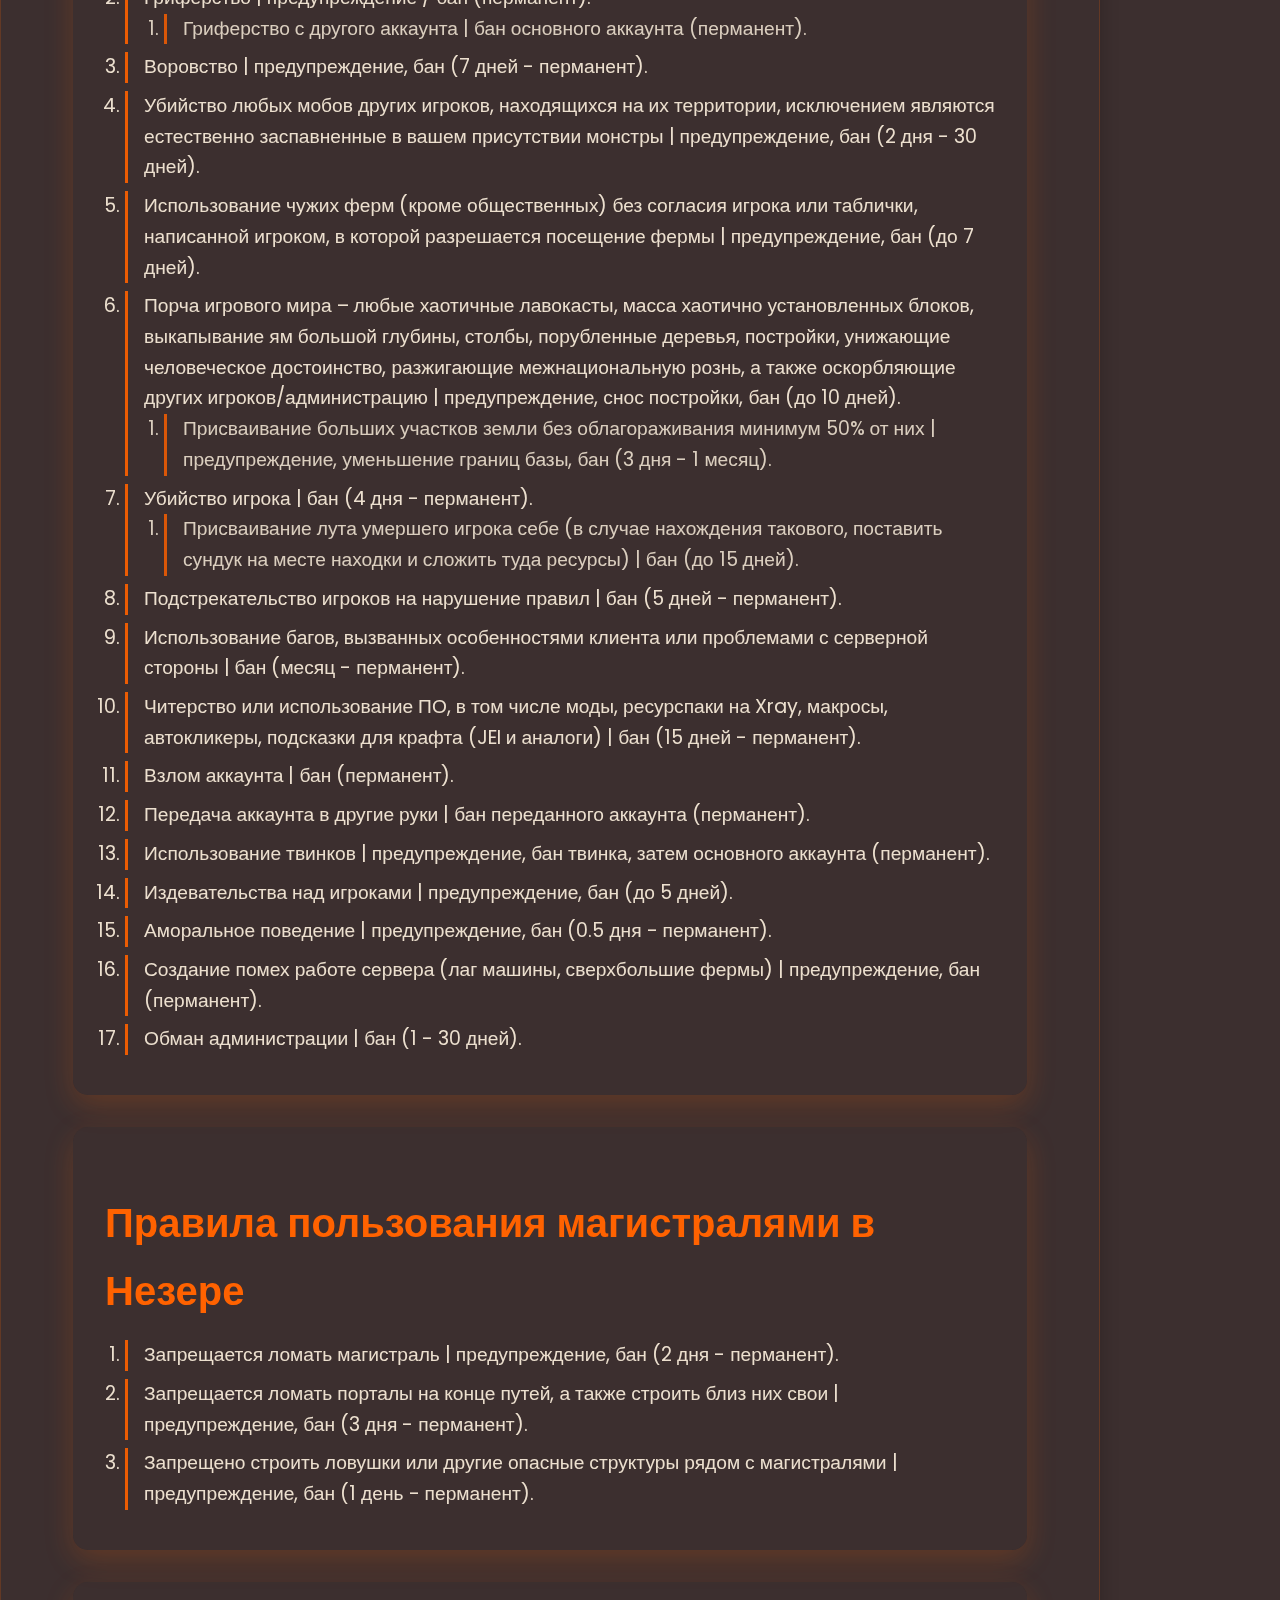
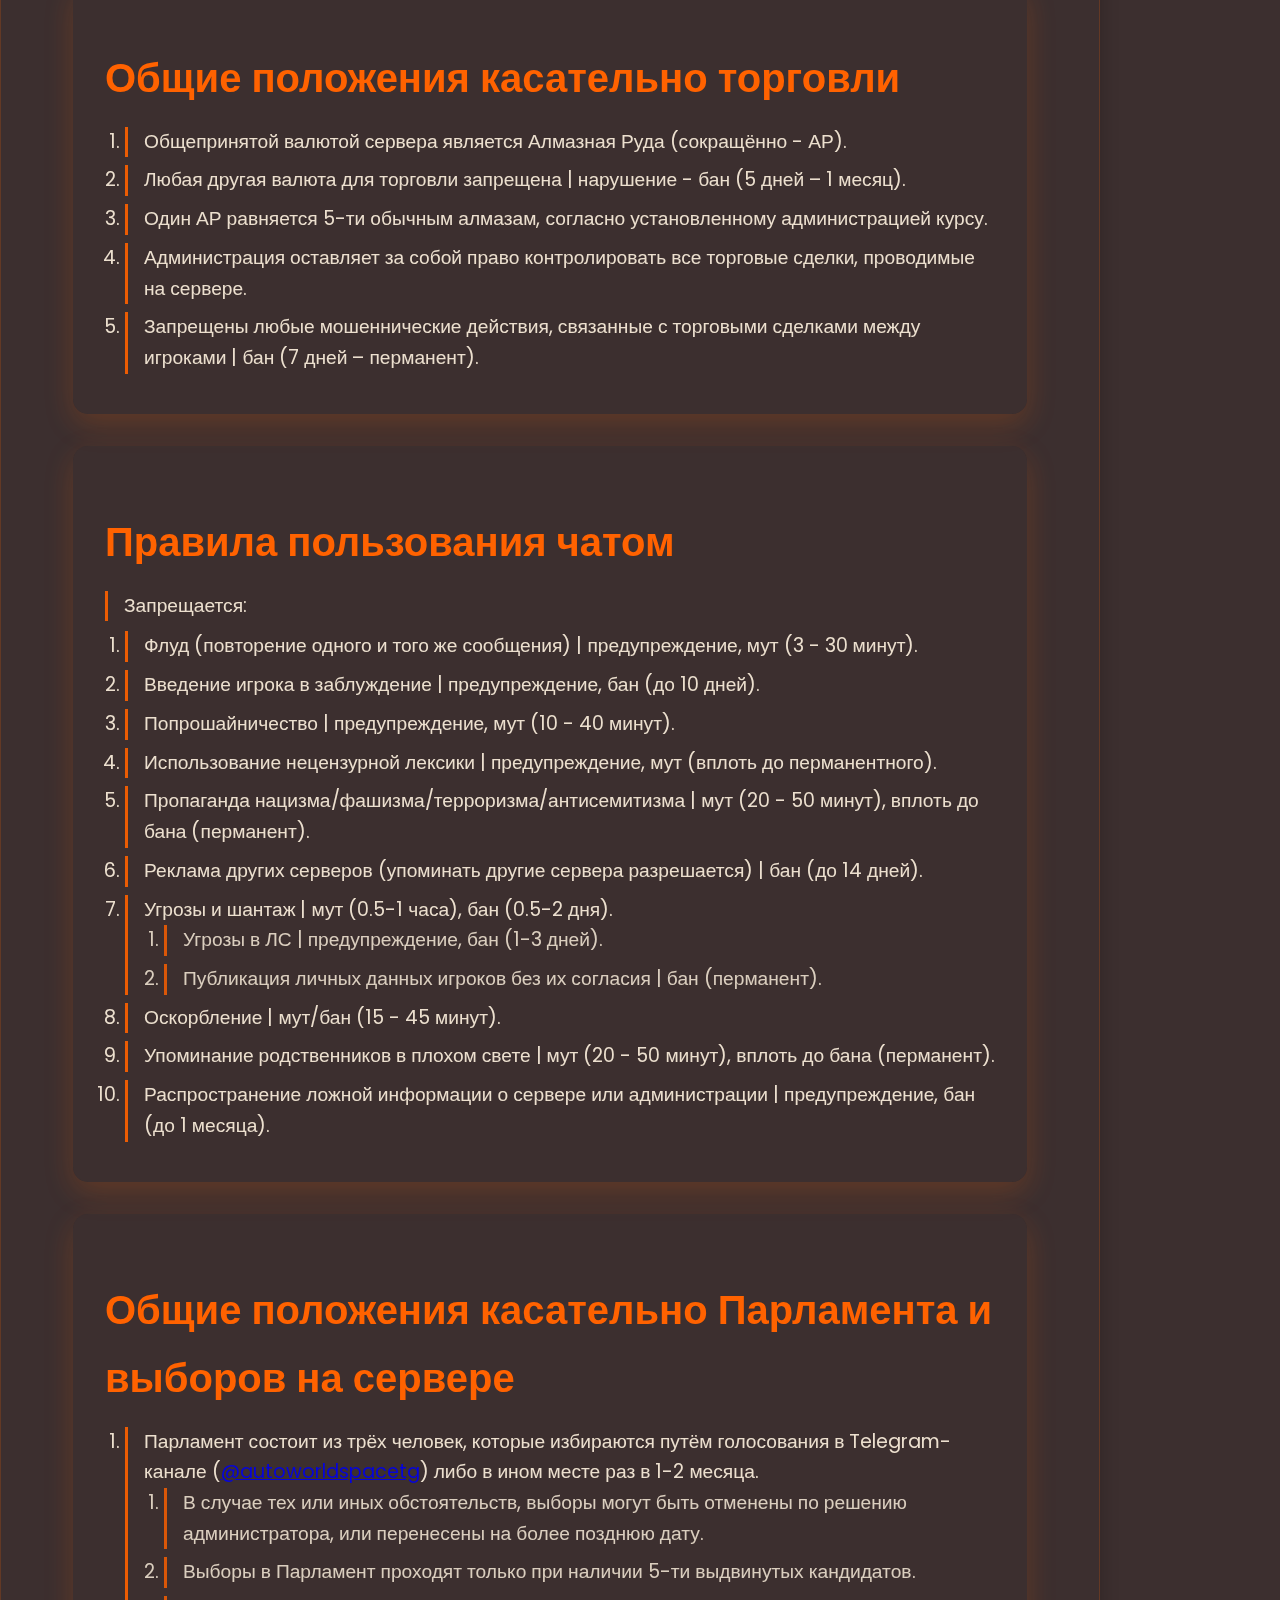
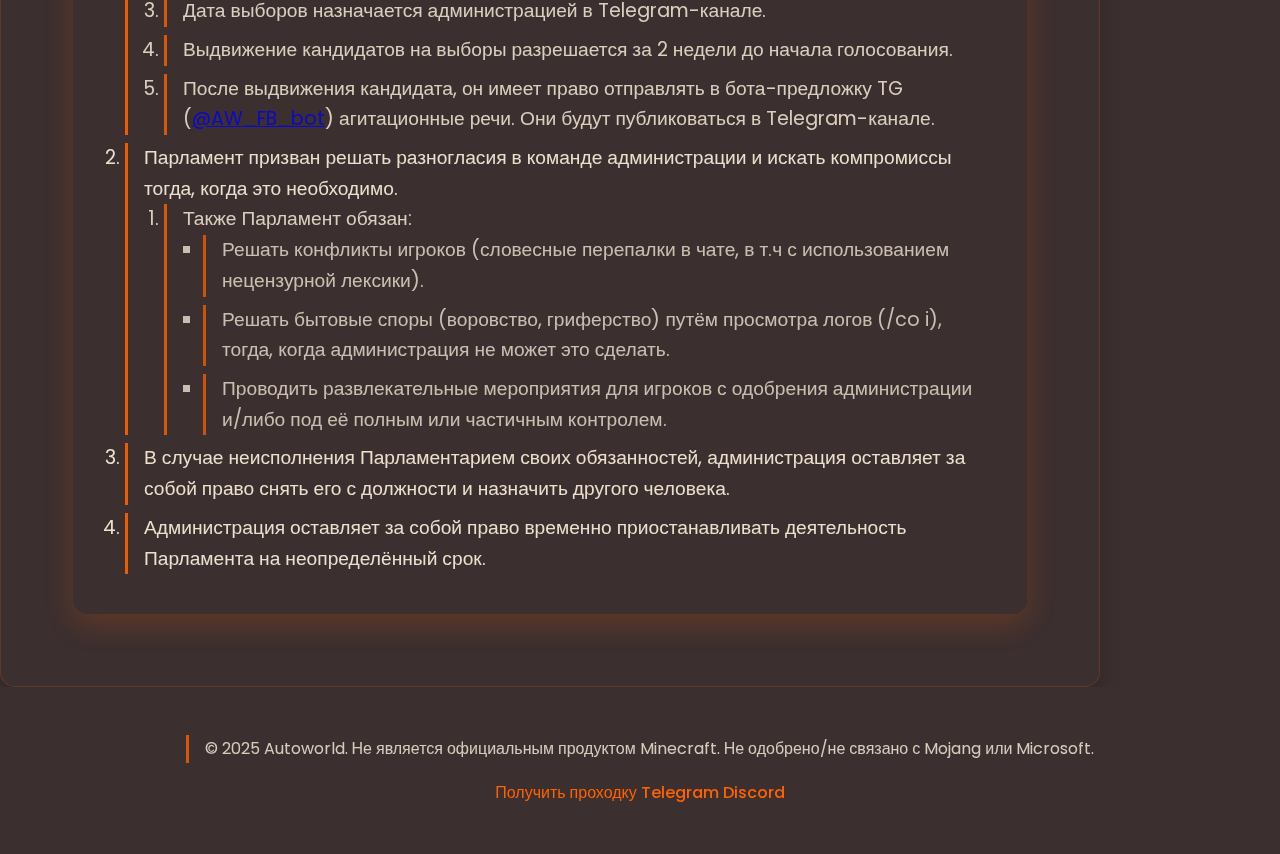
<file: rules2.html>
<script type="text/javascript">
        var gk_isXlsx = false;
        var gk_xlsxFileLookup = {};
        var gk_fileData = {};
        function filledCell(cell) {
          return cell !== '' && cell != null;
        }
        function loadFileData(filename) {
        if (gk_isXlsx && gk_xlsxFileLookup[filename]) {
            try {
                var workbook = XLSX.read(gk_fileData[filename], { type: 'base64' });
                var firstSheetName = workbook.SheetNames[0];
                var worksheet = workbook.Sheets[firstSheetName];

                // Convert sheet to JSON to filter blank rows
                var jsonData = XLSX.utils.sheet_to_json(worksheet, { header: 1, blankrows: false, defval: '' });
                // Filter out blank rows (rows where all cells are empty, null, or undefined)
                var filteredData = jsonData.filter(row => row.some(filledCell));

                // Heuristic to find the header row by ignoring rows with fewer filled cells than the next row
                var headerRowIndex = filteredData.findIndex((row, index) =>
                  row.filter(filledCell).length >= filteredData[index + 1]?.filter(filledCell).length
                );
                // Fallback
                if (headerRowIndex === -1 || headerRowIndex > 25) {
                  headerRowIndex = 0;
                }

                // Convert filtered JSON back to CSV
                var csv = XLSX.utils.aoa_to_sheet(filteredData.slice(headerRowIndex)); // Create a new sheet from filtered array of arrays
                csv = XLSX.utils.sheet_to_csv(csv, { header: 1 });
                return csv;
            } catch (e) {
                console.error(e);
                return "";
            }
        }
        return gk_fileData[filename] || "";
        }
        </script><!DOCTYPE html>
<html lang="ru-RU">
<head>
    <title>Правила сервера - Autoworld Minecraft</title>
    <meta charset="utf-8">
    <meta name="description" content="Правила сервера Autoworld Minecraft 1.21.4. Ознакомьтесь с общими правилами, положениями о чате, торговле, магистралях в Незере и игровыми правилами.">
    <meta name="keywords" content="Minecraft, Autoworld, правила сервера, приватный сервер, Minecraft 1.21.4">
    <meta name="viewport" content="width=device-width, initial-scale=1.0">
    <meta property="og:title" content="Правила сервера - Autoworld Minecraft">
    <meta property="og:description" content="Правила сервера Autoworld Minecraft 1.21.4. Узнайте, как играть на нашем ванильном сервере с дружным комьюнити.">
    <meta property="og:image" content="https://autoworldminecraft.github.io/images/favicon.ico">
    <meta property="og:url" content="https://autoworldminecraft.github.io/rules.html">
    <meta property="og:type" content="website">
    <meta property="og:site_name" content="Autoworld">
    <meta name="theme-color" content="#FF6200">
    <link rel="icon" href="https://autoworldminecraft.github.io/images/favicon.ico">
    <link href="https://fonts.googleapis.com/css2?family=Poppins:wght@300;400;500;600;700&display=swap" rel="stylesheet">
    <style>
        * {
            margin: 0;
            padding: 0;
            box-sizing: border-box;
            scroll-behavior: smooth;
        }

        body {
            font-family: 'Poppins', sans-serif;
            color: #FFF3E0;
            background: #3C2F2F;
            overflow-x: hidden;
            position: relative;
            line-height: 1.7;
        }

        .fox-tails {
            position: fixed;
            top: 0;
            left: 0;
            width: 100%;
            height: 100%;
            pointer-events: none;
            z-index: -1;
        }

        .fox-tail {
            position: absolute;
            width: 30px;
            height: 30px;
            background: linear-gradient(45deg, #FF6200, #FFF3E0);
            clip-path: polygon(50% 0%, 0% 100%, 100% 100%);
            animation: sway 8s infinite ease-in-out;
            opacity: 0.3;
        }

        @keyframes sway {
            0%, 100% { transform: translateY(0) rotate(0deg); }
            50% { transform: translateY(-20px) rotate(5deg); }
        }

        nav {
            position: fixed;
            top: 0;
            width: 100%;
            background: rgba(60, 47, 47, 0.95);
            backdrop-filter: blur(15px);
            padding: 1rem 0;
            z-index: 1000;
            box-shadow: 0 4px 20px rgba(0, 0, 0, 0.3);
            transition: all 0.3s ease;
        }

        .nav-container {
            max-width: 1400px;
            margin: 0 auto;
            display: flex;
            justify-content: space-between;
            align-items: center;
            padding: 0 2rem;
        }

        .logo {
            font-size: 2rem;
            font-weight: 600;
            color: #FF6200;
            text-decoration: none;
        }

        .nav-links {
            display: flex;
            list-style: none;
            gap: 2rem;
        }

        .nav-links a {
            color: #FFF3E0;
            text-decoration: none;
            font-weight: 500;
            transition: all 0.3s ease;
            position: relative;
        }

        .nav-links a::after {
            content: '';
            position: absolute;
            bottom: -5px;
            left: 0;
            width: 0;
            height: 2px;
            background: #FF6200;
            transition: width 0.3s ease;
        }

        .nav-links a:hover::after {
            width: 100%;
        }

        .nav-links a:hover {
            color: #FF6200;
            transform: translateY(-2px);
        }

        .hamburger {
            display: none;
            font-size: 1.5rem;
            color: #FFF3E0;
            background: none;
            border: none;
            cursor: pointer;
            padding: 0.5rem;
        }

        .hamburger .bar {
            display: block;
            width: 25px;
            height: 3px;
            background: #FF6200;
            margin: 5px 0;
            transition: all 0.3s ease;
        }

        .nav-menu {
            display: none;
            position: fixed;
            top: 0;
            left: 0;
            width: 100%;
            height: 100%;
            background: rgba(60, 47, 47, 0.95);
            padding: 5rem 2rem 2rem;
            z-index: 999;
            transform: translateY(-100%);
            transition: transform 0.3s ease-in-out;
        }

        .nav-menu.active {
            display: block;
            transform: translateY(0);
        }

        .nav-menu ul {
            list-style: none;
            text-align: center;
        }

        .nav-menu ul li {
            margin: 1.5rem 0;
        }

        .nav-menu ul li a {
            color: #FFF3E0;
            text-decoration: none;
            font-size: 1.2rem;
            font-weight: 500;
            transition: color 0.3s ease;
        }

        .nav-menu ul li a:hover {
            color: #FF6200;
        }

        .menu-overlay {
            display: none;
            position: fixed;
            top: 0;
            left: 0;
            width: 100%;
            height: 100%;
            background: rgba(60, 47, 47, 0.8);
            z-index: 998;
            cursor: pointer;
        }

        .menu-overlay.active {
            display: block;
        }

        .container {
            max-width: 1400px;
            margin: 0 auto;
            padding: 0 2rem;
            display: flex;
            flex-direction: column;
            align-items: center;
        }

        section {
            min-height: 100vh;
            padding: 4rem 0;
        }

        .rules {
            max-width: 1100px;
            width: 100%;
            text-align: left;
            background: rgba(60, 47, 47, 0.5);
            padding: 2.5rem;
            border-radius: 15px;
            border: 1px solid rgba(255, 98, 0, 0.2);
            box-shadow: 0 10px 20px rgba(0, 0, 0, 0.2);
        }

        .rules h1 {
            font-size: 3.5rem;
            font-weight: 700;
            margin-bottom: 1.5rem;
            color: #FF6200;
            text-align: center;
        }

        .rules p.version {
            font-weight: 600;
            font-size: 1.3rem;
            margin-bottom: 1.5rem;
            color: #FF6200;
            background: rgba(255, 98, 0, 0.1);
            padding: 0.5rem 1rem;
            border-radius: 5px;
            text-align: center;
        }

        .rules h2 {
            font-size: 2.5rem;
            font-weight: 600;
            color: #FF6200;
            margin: 30px 0 15px;
        }

        .rules p, .rules li {
            font-size: 1.2rem;
            line-height: 1.6;
            margin-bottom: 10px;
            opacity: 0.9;
            border-left: 3px solid #FF6200;
            padding-left: 1rem;
        }

        .rules ul, .rules ol {
            margin-left: 20px;
        }

        .rules li {
            margin-bottom: 8px;
        }

        .rule-block {
            background: rgba(60, 47, 47, 0.7);
            border-radius: 15px;
            padding: 2rem;
            margin-bottom: 2rem;
            box-shadow: 0 10px 30px rgba(255, 98, 0, 0.2);
            transition: all 0.3s ease;
        }

        .rule-block:hover {
            transform: translateY(-5px) rotateY(10deg);
            box-shadow: 0 12px 35px rgba(255, 98, 0, 0.3);
        }

        footer {
            background: rgba(60, 47, 47, 0.95);
            padding: 3rem 0;
            text-align: left;
        }

        footer .container {
            max-width: 1100px;
            width: 100%;
            align-items: center;
        }

        footer p {
            margin-bottom: 1rem;
            opacity: 0.8;
            border-left: 3px solid #FF6200;
            padding-left: 1rem;
        }

        footer a {
            color: #FF6200;
            text-decoration: none;
            font-weight: 500;
            transition: color 0.3s ease;
        }

        footer a:hover {
            color: #FFF3E0;
        }

        @keyframes fadeInLeft {
            from { opacity: 0; transform: translateX(-30px); }
            to { opacity: 1; transform: translateX(0); }
        }

        @media (max-width: 1100px) {
            .nav-links {
                display: none;
            }

            .hamburger {
                display: block;
            }

            .nav-menu {
                display: none;
            }
        }

        @media (max-width: 600px) {
            .rules {
                max-width: 100%;
                margin: 0 auto;
            }

            .rules h1 {
                font-size: 2rem;
            }

            .rules h2 {
                font-size: 1.8rem;
            }

            .rules p, .rules li {
                font-size: 1rem;
            }
        }

        @media (max-width: 480px) {
            .container {
                padding: 0 1rem;
            }

            .nav-container {
                padding: 0 1rem;
            }
        }
    </style>
    <script type="text/javascript">
        var gk_isXlsx = false;
        var gk_xlsxFileLookup = {};
        var gk_fileData = {};
        function filledCell(cell) {
          return cell !== '' && cell != null;
        }
        function loadFileData(filename) {
        if (gk_isXlsx && gk_xlsxFileLookup[filename]) {
            try {
                var workbook = XLSX.read(gk_fileData[filename], { type: 'base64' });
                var firstSheetName = workbook.SheetNames[0];
                var worksheet = workbook.Sheets[firstSheetName];

                // Convert sheet to JSON to filter blank rows
                var jsonData = XLSX.utils.sheet_to_json(worksheet, { header: 1, blankrows: false, defval: '' });
                // Filter out blank rows (rows where all cells are empty, null, or undefined)
                var filteredData = jsonData.filter(row => row.some(filledCell));

                // Heuristic to find the header row by ignoring rows with fewer filled cells than the next row
                var headerRowIndex = filteredData.findIndex((row, index) =>
                  row.filter(filledCell).length >= filteredData[index + 1]?.filter(filledCell).length
                );
                // Fallback
                if (headerRowIndex === -1 || headerRowIndex > 25) {
                  headerRowIndex = 0;
                }

                // Convert filtered JSON back to CSV
                var csv = XLSX.utils.aoa_to_sheet(filteredData.slice(headerRowIndex)); // Create a new sheet from filtered array of arrays
                csv = XLSX.utils.sheet_to_csv(csv, { header: 1 });
                return csv;
            } catch (e) {
                console.error(e);
                return "";
            }
        }
        return gk_fileData[filename] || "";
        }
    </script>
</head>
<body>
    <div class="fox-tails" id="fox-tails"></div>
    <div class="menu-overlay" id="menuOverlay"></div>

    <nav>
        <div class="nav-container">
            <a href="#" class="logo">Autoworld</a>
            <button class="hamburger" id="hamburger">
                <span class="bar"></span>
                <span class="bar"></span>
                <span class="bar"></span>
            </button>
            <ul class="nav-links">
                <li><a href="index.html#hero">Главная</a></li>
                <li><a href="index.html#about">О сервере</a></li>
                <li><a href="index.html#community">Комьюнити</a></li>
                <li><a href="rules.html">Правила</a></li>
                <li><a href="index.html#donate">Поддержать</a></li>
                <li><a href="gallery.html">История</a></li>
            </ul>
            <div class="nav-menu" id="navMenu">
                <ul>
                    <li><a href="index.html#hero">Главная</a></li>
                    <li><a href="index.html#about">О сервере</a></li>
                    <li><a href="index.html#community">Комьюнити</a></li>
                    <li><a href="rules.html">Правила</a></li>
                    <li><a href="index.html#donate">Поддержать</a></li>
                    <li><a href="gallery.html">История</a></li>
                </ul>
            </div>
        </div>
    </nav>

    <section id="rules" class="rules">
        <div class="container">
            <h1>Правила сервера Autoworld</h1>
            <p class="version">Версия 7.0 от 08.07.2025</p>

            <div class="rule-block">
                <h2>Общие правила и соглашение пользования сервера</h2>
                <ol>
                    <li>Регистрируя аккаунт на нашем проекте, Вы автоматически подтверждаете свое согласие с нижеизложенными правилами игры. В случае несогласия с ними, администрация имеет право в любой момент ограничить Ваш доступ к игре.</li>
                    <li>Незнание правил не освобождает Вас от ответственности.</li>
                    <li>Сервер обладает только одним веб-сайтом - <a href="https://autoworldminecraft.github.io/" target="_blank">https://autoworldminecraft.github.io/</a>.</li>
                    <li>Администратор имеет право заблокировать Ваш аккаунт не по правилам, если посчитает это нужным, однако блокировка должна руководствоваться здравым смыслом и не являться плодом личной ненависти/неприязни.</li>
                    <li>Каждый игрок имеет право на оспаривание того или иного выданного наказания либо подачи жалобы на того или иного индивида, пользуясь прикреплёнными на сайте средствами обратной связи (<a href="https://autoworldminecraft.github.io/" target="_blank">пункт 1.3</a>).</li>
                    <li>Все конфликты и разногласия между игроками должны решаться мирным путём через обращение к администрации или Парламенту. Самосуд запрещён и наказуем в соответствии с нижеизложенными правилами за то или иное нарушение.</li>
                    <li>Администрация имеет право аннулировать статистику у всех игроков сервера (например, достижения), если того потребуют те или иные обстоятельства (баги, ошибки и др.).</li>
                    <li>Администрация имеет право ужесточить наказание, в случае частого нарушения.</li>
                    <li>Запрещено использование любых форм оскорбительной, дискриминационной и ненавистнической речи по отношению к игрокам на основе расы, национальности, пола, религиозных убеждений.
                        <ol>
                            <li>Обсуждение политических и религиозных вопросов запрещено.</li>
                        </ol>
                    </li>
                    <li>Администрация оставляет за собой право вносить изменения в правила без предварительного уведомления. Все изменения вступают в силу с момента их публикации.</li>
                </ol>
            </div>

            <div class="rule-block">
                <h2>Правила игры</h2>
                <p>Запрещается:</p>
                <ol>
                    <li>Нахождение на базе игрока, если попросили уйти | предупреждение, кик, бан (1 - 2 часа).
                        <ol>
                            <li>Создание сооружений вблизи базы другого игрока (менее 300 блоков) без его разрешения | предупреждение, бан (1 - 3 дня), снос либо перенос постройки.</li>
                        </ol>
                    </li>
                    <li>Гриферство | предупреждение / бан (перманент).
                        <ol>
                            <li>Гриферство с другого аккаунта | бан основного аккаунта (перманент).</li>
                        </ol>
                    </li>
                    <li>Воровство | предупреждение, бан (7 дней - перманент).</li>
                    <li>Убийство любых мобов других игроков, находящихся на их территории, исключением являются естественно заспавненные в вашем присутствии монстры | предупреждение, бан (2 дня - 30 дней).</li>
                    <li>Использование чужих ферм (кроме общественных) без согласия игрока или таблички, написанной игроком, в которой разрешается посещение фермы | предупреждение, бан (до 7 дней).</li>
                    <li>Порча игрового мира – любые хаотичные лавокасты, масса хаотично установленных блоков, выкапывание ям большой глубины, столбы, порубленные деревья, постройки, унижающие человеческое достоинство, разжигающие межнациональную рознь, а также оскорбляющие других игроков/администрацию | предупреждение, снос постройки, бан (до 10 дней).
                        <ol>
                            <li>Присваивание больших участков земли без облагораживания минимум 50% от них | предупреждение, уменьшение границ базы, бан (3 дня - 1 месяц).</li>
                        </ol>
                    </li>
                    <li>Убийство игрока | бан (4 дня - перманент).
                        <ol>
                            <li>Присваивание лута умершего игрока себе (в случае нахождения такового, поставить сундук на месте находки и сложить туда ресурсы) | бан (до 15 дней).</li>
                        </ol>
                    </li>
                    <li>Подстрекательство игроков на нарушение правил | бан (5 дней - перманент).</li>
                    <li>Использование багов, вызванных особенностями клиента или проблемами с серверной стороны | бан (месяц - перманент).</li>
                    <li>Читерство или использование ПО, в том числе моды, ресурспаки на Xray, макросы, автокликеры, подсказки для крафта (JEI и аналоги) | бан (15 дней - перманент).</li>
                    <li>Взлом аккаунта | бан (перманент).</li>
                    <li>Передача аккаунта в другие руки | бан переданного аккаунта (перманент).</li>
                    <li>Использование твинков | предупреждение, бан твинка, затем основного аккаунта (перманент).</li>
                    <li>Издевательства над игроками | предупреждение, бан (до 5 дней).</li>
                    <li>Аморальное поведение | предупреждение, бан (0.5 дня - перманент).</li>
                    <li>Создание помех работе сервера (лаг машины, сверхбольшие фермы) | предупреждение, бан (перманент).</li>
                    <li>Обман администрации | бан (1 - 30 дней).</li>
                </ol>
            </div>

            <div class="rule-block">
                <h2>Правила пользования магистралями в Незере</h2>
                <ol>
                    <li>Запрещается ломать магистраль | предупреждение, бан (2 дня - перманент).</li>
                    <li>Запрещается ломать порталы на конце путей, а также строить близ них свои | предупреждение, бан (3 дня - перманент).</li>
                    <li>Запрещено строить ловушки или другие опасные структуры рядом с магистралями | предупреждение, бан (1 день - перманент).</li>
                </ol>
            </div>

            <div class="rule-block">
                <h2>Общие положения касательно торговли</h2>
                <ol>
                    <li>Общепринятой валютой сервера является Алмазная Руда (сокращённо - АР).</li>
                    <li>Любая другая валюта для торговли запрещена | нарушение - бан (5 дней – 1 месяц).</li>
                    <li>Один АР равняется 5-ти обычным алмазам, согласно установленному администрацией курсу.</li>
                    <li>Администрация оставляет за собой право контролировать все торговые сделки, проводимые на сервере.</li>
                    <li>Запрещены любые мошеннические действия, связанные с торговыми сделками между игроками | бан (7 дней – перманент).</li>
                </ol>
            </div>

            <div class="rule-block">
                <h2>Правила пользования чатом</h2>
                <p>Запрещается:</p>
                <ol>
                    <li>Флуд (повторение одного и того же сообщения) | предупреждение, мут (3 - 30 минут).</li>
                    <li>Введение игрока в заблуждение | предупреждение, бан (до 10 дней).</li>
                    <li>Попрошайничество | предупреждение, мут (10 - 40 минут).</li>
                    <li>Использование нецензурной лексики | предупреждение, мут (вплоть до перманентного).</li>
                    <li>Пропаганда нацизма/фашизма/терроризма/антисемитизма | мут (20 - 50 минут), вплоть до бана (перманент).</li>
                    <li>Реклама других серверов (упоминать другие сервера разрешается) | бан (до 14 дней).</li>
                    <li>Угрозы и шантаж | мут (0.5-1 часа), бан (0.5-2 дня).
                        <ol>
                            <li>Угрозы в ЛС | предупреждение, бан (1-3 дней).</li>
                            <li>Публикация личных данных игроков без их согласия | бан (перманент).</li>
                        </ol>
                    </li>
                    <li>Оскорбление | мут/бан (15 - 45 минут).</li>
                    <li>Упоминание родственников в плохом свете | мут (20 - 50 минут), вплоть до бана (перманент).</li>
                    <li>Распространение ложной информации о сервере или администрации | предупреждение, бан (до 1 месяца).</li>
                </ol>
            </div>

            <div class="rule-block">
                <h2>Общие положения касательно Парламента и выборов на сервере</h2>
                <ol>
                    <li>Парламент состоит из трёх человек, которые избираются путём голосования в Telegram-канале (<a href="https://t.me/autoworldspacetg" target="_blank">@autoworldspacetg</a>) либо в ином месте раз в 1-2 месяца.
                        <ol>
                            <li>В случае тех или иных обстоятельств, выборы могут быть отменены по решению администратора, или перенесены на более позднюю дату.</li>
                            <li>Выборы в Парламент проходят только при наличии 5-ти выдвинутых кандидатов.</li>
                            <li>Дата выборов назначается администрацией в Telegram-канале.</li>
                            <li>Выдвижение кандидатов на выборы разрешается за 2 недели до начала голосования.</li>
                            <li>После выдвижения кандидата, он имеет право отправлять в бота-предложку TG (<a href="https://t.me/AW_FB_bot" target="_blank">@AW_FB_bot</a>) агитационные речи. Они будут публиковаться в Telegram-канале.</li>
                        </ol>
                    </li>
                    <li>Парламент призван решать разногласия в команде администрации и искать компромиссы тогда, когда это необходимо.
                        <ol>
                            <li>Также Парламент обязан:
                                <ul>
                                    <li>Решать конфликты игроков (словесные перепалки в чате, в т.ч с использованием нецензурной лексики).</li>
                                    <li>Решать бытовые споры (воровство, гриферство) путём просмотра логов (/co i), тогда, когда администрация не может это сделать.</li>
                                    <li>Проводить развлекательные мероприятия для игроков с одобрения администрации и/либо под её полным или частичным контролем.</li>
                                </ul>
                            </li>
                        </ol>
                    </li>
                    <li>В случае неисполнения Парламентарием своих обязанностей, администрация оставляет за собой право снять его с должности и назначить другого человека.</li>
                    <li>Администрация оставляет за собой право временно приостанавливать деятельность Парламента на неопределённый срок.</li>
                </ol>
            </div>
        </div>
    </section>

    <footer>
        <div class="container">
            <p>© 2025 Autoworld. Не является официальным продуктом Minecraft. Не одобрено/не связано с Mojang или Microsoft.</p>
            <div class="links">
                <a href="https://t.me/AW_FB_bot" target="_blank">Получить проходку</a>
                <a href="https://t.me/autoworldspacetg" target="_blank">Telegram</a>
                <a href="https://discord.com/invite/rg54WQpPZr" target="_blank">Discord</a>
            </div>
        </div>
    </footer>

    <script>
        // Fox tails animation
        const tailsContainer = document.getElementById('fox-tails');
        for (let i = 0; i < 15; i++) {
            const tail = document.createElement('div');
            tail.className = 'fox-tail';
            tail.style.left = `${Math.random() * 100}vw`;
            tail.style.top = `${Math.random() * 100}vh`;
            tail.style.animationDelay = `${Math.random() * 5}s`;
            tailsContainer.appendChild(tail);
        }

        // Smooth scrolling
        document.querySelectorAll('a[href^="#"]').forEach(anchor => {
            anchor.addEventListener('click', function(e) {
                e.preventDefault();
                document.querySelector(this.getAttribute('href')).scrollIntoView({
                    behavior: 'smooth'
                });
            });
        });

        // Hamburger menu toggle
        const hamburger = document.getElementById('hamburger');
        const navMenu = document.getElementById('navMenu');
        const menuOverlay = document.getElementById('menuOverlay');

        hamburger.addEventListener('click', () => {
            hamburger.classList.toggle('open');
            navMenu.classList.toggle('active');
            menuOverlay.classList.toggle('active');
        });

        menuOverlay.addEventListener('click', () => {
            navMenu.classList.remove('active');
            menuOverlay.classList.remove('active');
            hamburger.classList.remove('open');
        });

        document.addEventListener('click', (e) => {
            if (!navMenu.contains(e.target) && !hamburger.contains(e.target) && navMenu.classList.contains('active')) {
                navMenu.classList.remove('active');
                menuOverlay.classList.remove('active');
                hamburger.classList.remove('open');
            }
        });

        // Nav scroll effect
        window.addEventListener('scroll', () => {
            const nav = document.querySelector('nav');
            if (window.scrollY > 50) {
                nav.style.background = 'rgba(60, 47, 47, 0.98)';
            } else {
                nav.style.background = 'rgba(60, 47, 47, 0.95)';
            }
        });
    </script>
</file>
<file: css/anim.css>
@charset "utf-8";
.fade-in-onload {
	display:none;
	animation-name:fadeIn;
	animation-duration:.5s;
	animation-iteration-count: 1;
}
.fade-up-onload {
	display:none;
	animation-name:fadeInUp;
	animation-duration:.5s;
	animation-iteration-count:1;
}
.fade-down-onload {
	display:none;
	animation-name:fadeInDown;
	animation-duration:.5s;
	animation-iteration-count:1;
}
.fade-left-onload {
	display:none;
	animation-name:fadeInLeft;
	animation-duration:.5s;
	animation-iteration-count:1;
}
.fade-right-onload {
	display:none;
	animation-name:fadeInRight;
	animation-duration:.5s;
	animation-iteration-count:1;
}
/*----------------------------------------------------------------------------*/
.fade-up-onstart {
	display:none;
	animation-name:fadeInUp;
	animation-duration:.5s;
	animation-iteration-count:1;
}
/*----------------------------------------------------------------------------*/
.animated {
	animation-duration:1s;
	animation-fill-mode:both;
}
.animated.infinite {
	animation-iteration-count:infinite;
}
.animated.hinge {
	animation-duration:2s;
}
.animated.bounceIn,.animated.bounceOut {
	animation-duration:.75s;
}
.animated.flipOutX,.animated.flipOutY {
	animation-duration: .75s;
}
/*----------------------------------------------------------------------------*/
@keyframes blobby {
	0% {
		d:path("M140.881198,194.260295 C257.600568,129.32862 342.939626,119.84993 418.009939,203.154617 C493.080251,286.459305 545.728689,70.9046172 636.439626,63.9593047 C727.150564,57.0139922 768.99822,139.670242 858.802907,119.431961 C948.607595,99.1936797 1071.91228,-32.9977266 1243.91228,7.75227342 C1415.91228,48.5022734 1404.10369,208.584305 1508.27166,178.709305 C1612.43963,148.834305 1633.73291,79.913472 1711.63588,98.8569055 C1776.28676,114.577866 1819.96778,221.391836 1889.37253,185.808108 C2017.32661,120.206212 2004.01952,336.769569 2004.01952,336.769569 L271.635881,337 L-149.063338,337 C-149.063338,337 -245.850307,175.637635 -58.0633382,228.867188 C33.8652851,254.92501 64.1722713,236.933925 140.881198,194.260295 Z")
	}
	50% {
		d:path("M-60.13579,199.189799 C-33.8674767,-71.7287911 170.194454,11.9640675 274.985105,83.0972992 C379.775756,154.230531 409.072181,161.653171 521.54913,124.460269 C634.026079,87.2673683 645.348165,219.42808 735.152853,199.189799 C824.95754,178.951518 948.262228,46.7601116 1120.26223,87.5101116 C1292.26223,128.260112 1309.89513,321.347957 1414.0631,291.472957 C1518.23106,261.597957 1580.53259,89.5639434 1732.07052,88.5665294 C1892.57296,87.5101116 1897.70372,225.708266 2049.59054,199.189799 C2201.47736,172.671332 2002.94707,336.794682 2002.94707,336.794682 L270.563429,337.025114 L-60.13579,337.025114 C-60.13579,337.025114 -469.886827,134.917309 -282.099858,188.146862 C-190.171235,214.204685 -65.9645849,259.30515 -60.13579,199.189799 Z")
	}
	to {
		d:path("M-160.553381,263.533987 C-124.4955,243.377988 -18.6139605,181.080724 56.456352,264.385412 C131.526664,347.690099 165.148428,226.409513 223.668826,168.5 C282.189224,110.590487 372.68516,208.331261 462.489847,188.09298 C552.294535,167.854699 723.262827,-40.1656225 847.424394,40.7522734 C971.58596,121.670169 1156.59375,252.295176 1300.40314,228.958726 C1444.21253,205.622277 1478.90991,106.221579 1563.51957,124.699258 C1655.80276,144.85274 1595.69955,250.007434 1832.41793,206.740235 C2069.1363,163.473036 2002.94707,336.794682 2002.94707,336.794682 L270.563429,337.025114 L-60.13579,337.025114 C-60.13579,337.025114 -495.794798,256.512987 -308.007829,309.74254 C-216.079206,335.800362 -208.740043,290.469854 -160.553381,263.533987 Z")
	}
}
/*----------------------------------------------------------------------------*/
@keyframes wavebar-svg-object {
	0% {
		margin-left:0;
	}
	100% {
		margin-left:-1600px;
	}
}
@keyframes gpu-swell {
	0%,100% {
		transform:translate3d(0,-24px,0);
	}
	50% {
		transform: translate3d(0,4px,0);
	}
}
/*----------------------------------------------------------------------------*/
@keyframes spinnerRotate {
	from {
		transform:rotate(0deg);
	}
	to {
		transform:rotate(360deg);

	}
}
/*----------------------------------------------------------------------------*/
@keyframes wave {
	0%,60%,100% {
			transform:translateY(0);
			background:rgba(255,255,255,.05);
	}
	20% {
			transform:translateY(20px);
			background:rgba(255,255,255,.75);
	}
	40% {
			transform:translateY(-20px);
			background:rgba(255,255,255,.75);
	}
}
/*----------------------------------------------------------------------------*/
@keyframes bounce {
	from,20%,53%,80%,100% {
			transform:translate3d(0,0,0);
			animation-timing-function:cubic-bezier(.215,.610,.355,1.000);
	}
	40%,43% {
			transform:translate3d(0,-30px,0);
			animation-timing-function:cubic-bezier(.755,.050,.855,.060);
	}
	70% {
			transform:translate3d(0,-15px,0);
			animation-timing-function:cubic-bezier(.755,.050,.855,.060);
	}
	90% {
			transform:translate3d(0,-4px,0);
	}
}
.bounce {
	transform-origin:center bottom;
	animation-name: bounce;
}
/*----------------------------------------------------------------------------*/
@keyframes flash {
	from,50%,100% {
			opacity:1;
	}
	25%,75% {
			opacity:0;
	}
}
.flash {
	animation-name:flash;
}
/*----------------------------------------------------------------------------*/
@keyframes pulse {
	from {
			transform:scale3d(1,1,1);
	}
	50% {
			transform:scale3d(1.05,1.05,1.05);
	}
	100% {
			transform: scale3d(1,1,1);
	}
}
.pulse {
	animation-name:pulse;
}
/*----------------------------------------------------------------------------*/
@keyframes rubberBand {
	from {
			transform:scale3d(1,1,1);
	}
	30% {
			transform:scale3d(1.25,.75,1);
	}
	40% {
			transform:scale3d(.75,1.25,1);
	}
	50% {
			transform:scale3d(1.15,.85,1);
	}
	65% {
			transform:scale3d(.95,1.05,1);
	}
	75% {
			transform:scale3d(1.05,.95,1);
	}
	100% {
			transform:scale3d(1,1,1);
	}
}
.rubberBand {
	animation-name: rubberBand;
}
/*----------------------------------------------------------------------------*/
@keyframes shake {
	from,100% {
			transform:translate3d(0,0,0);
	}
	10%,30%,50%,70%,90% {
			transform:translate3d(-10px,0,0);
	}
	20%,40%,60%,80% {
			transform:translate3d(10px,0,0);
	}
}
.shake {
	animation-name: shake;
}
/*----------------------------------------------------------------------------*/
@keyframes swing {
	20% {
			transform:rotate3d(0,0,1,15deg);
	}
	40% {
			transform:rotate3d(0,0,1,-10deg);
	}
	60% {
			transform:rotate3d(0,0,1,5deg);
	}
	80% {
			transform:rotate3d(0,0,1,-5deg);
	}
	100% {
			transform:rotate3d(0,0,1,0deg);
	}
}
.swing {
	transform-origin:top center;
	animation-name: swing;
}
/*----------------------------------------------------------------------------*/
@keyframes tada {
	from {
			transform:scale3d(1,1,1);
	}
	10%,20% {
			transform:scale3d(.9,.9,.9) rotate3d(0,0,1,-3deg);
	}
	30%,50%,70%,90% {
			transform:scale3d(1.1,1.1,1.1) rotate3d(0,0,1,3deg);
	}
	40%,60%,80% {
			transform:scale3d(1.1,1.1,1.1) rotate3d(0,0,1,-3deg);
	}
	100% {
			transform:scale3d(1,1,1);
	}
}
.tada {
	animation-name: tada;
}
/*----------------------------------------------------------------------------*/
/* originally authored by Nick Pettit - https://github.com/nickpettit/glide */
@keyframes wobble {
	from {
			transform:none;
	}
	15% {
			transform:translate3d(-25%,0,0) rotate3d(0,0,1,-5deg);
	}
	30% {
			transform:translate3d(20%,0,0) rotate3d(0,0,1,3deg);
	}
	45% {
			transform:translate3d(-15%,0,0) rotate3d(0,0,1,-3deg);
	}
	60% {
			transform:translate3d(10%,0,0) rotate3d(0,0,1,2deg);
	}
	75% {
			transform:translate3d(-5%,0,0) rotate3d(0,0,1,-1deg);
	}
	100% {
			transform:none;
	}
}
.wobble {
	animation-name: wobble;
}
/*----------------------------------------------------------------------------*/
@keyframes jello {
	from,11.1%,100% {
			transform:none;
	}
	22.2% {
			transform:skewX(-12.5deg) skewY(-12.5deg);
	}
	33.3% {
			transform:skewX(6.25deg) skewY(6.25deg);
	}
	44.4% {
			transform:skewX(-3.125deg) skewY(-3.125deg);
	}
	55.5% {
			transform:skewX(1.5625deg) skewY(1.5625deg);
	}
	66.6% {
			transform:skewX(-.78125deg) skewY(-.78125deg);
	}
	77.7% {
			transform:skewX(.390625deg) skewY(.390625deg);
	}
	88.8% {
			transform:skewX(-.1953125deg) skewY(-.1953125deg);
	}
}
.jello {
	transform-origin:center;
	animation-name: jello;
}
/*----------------------------------------------------------------------------*/
@keyframes bounceIn {
	from,20%,40%,60%,80%,100% {
			animation-timing-function:cubic-bezier(.215,.610,.355,1.000);
	}
	0% {
			transform:scale3d(.3,.3,.3);
			opacity:0;
	}
	20% {
			transform:scale3d(1.1,1.1,1.1);
	}
	40% {
			transform:scale3d(.9,.9,.9);
	}
	60% {
			transform:scale3d(1.03,1.03,1.03);
			opacity:1;
	}
	80% {
			transform:scale3d(.97,.97,.97);
	}
	100% {
			transform:scale3d(1,1,1);
			opacity:1;
	}
}
.bounceIn {
	animation-name: bounceIn;
}
/*----------------------------------------------------------------------------*/
@keyframes bounceInDown {
	from,60%,75%,90%,100% {
			animation-timing-function:cubic-bezier(.215,.610,.355,1.000);
	}
	0% {
			transform:translate3d(0,-3000px,0);
			opacity:0;
	}
	60% {
			transform:translate3d(0,25px,0);
			opacity:1;
	}
	75% {
			transform:translate3d(0,-10px,0);
	}
	90% {
			transform:translate3d(0,5px,0);
	}
	100% {
			transform:none;
	}
}
.bounceInDown {
	animation-name: bounceInDown;
}
/*----------------------------------------------------------------------------*/
@keyframes bounceInLeft {
	from,60%,75%,90%,100% {
			animation-timing-function:cubic-bezier(.215,.610,.355,1.000);
	}
	0% {
			transform:translate3d(-3000px,0,0);
			opacity:0;
	}
	60% {
			transform:translate3d(25px,0,0);
			opacity:1;
	}
	75% {
			transform:translate3d(-10px,0,0);
	}
	90% {
			transform:translate3d(5px,0,0);
	}
	100% {
			transform:none;
	}
}
.bounceInLeft {
	animation-name: bounceInLeft;
}
/*----------------------------------------------------------------------------*/
@keyframes bounceInRight {
	from,60%,75%,90%,100% {
			animation-timing-function:cubic-bezier(.215,.610,.355,1.000);
	}
	from {
			transform:translate3d(3000px,0,0);
			opacity:0;
	}
	60% {
			transform:translate3d(-25px,0,0);
			opacity:1;
	}
	75% {
			transform:translate3d(10px,0,0);
	}
	90% {
			transform:translate3d(-5px,0,0);
	}
	100% {
			transform:none;
	}
}
.bounceInRight {
	animation-name:bounceInRight;
}
/*----------------------------------------------------------------------------*/
@keyframes bounceInUp {
	from,60%,75%,90%,100% {
			animation-timing-function:cubic-bezier(.215,.610,.355,1.000);
	}
	from {
			transform:translate3d(0,3000px,0);
			opacity:0;
	}
	60% {
			transform:translate3d(0,-20px,0);
			opacity:1;
	}
	75% {
			transform:translate3d(0,10px,0);
	}
	90% {
			transform:translate3d(0,-5px,0);
	}
	100% {
			transform:translate3d(0,0,0);
	}
}
.bounceInUp {
	animation-name:bounceInUp;
}
/*----------------------------------------------------------------------------*/
@keyframes bounceOut {
	20% {
			transform:scale3d(.9,.9,.9);
	}
	50%,55% {
			transform:scale3d(1.1,1.1,1.1);
			opacity:1;
	}
	100% {
			transform:scale3d(.3,.3,.3);
			opacity: 0;
	}
}
.bounceOut {
	animation-name:bounceOut;
}
/*----------------------------------------------------------------------------*/
@keyframes bounceOutDown {
	20% {
			transform:translate3d(0,10px,0);
	}
	40%,45% {
			transform:translate3d(0,-20px,0);
			opacity:1;
	}
	100% {
			transform:translate3d(0,2000px,0);
			opacity: 0;
	}
}
.bounceOutDown {
	animation-name:bounceOutDown;
}
/*----------------------------------------------------------------------------*/
@keyframes bounceOutLeft {
	20% {
			transform:translate3d(20px,0,0);
			opacity:1;
	}
	100% {
			transform:translate3d(-2000px,0,0);
			opacity: 0;
	}
}
.bounceOutLeft {
	animation-name:bounceOutLeft;
}
/*----------------------------------------------------------------------------*/
@keyframes bounceOutRight {
	20% {
			transform:translate3d(-20px,0,0);
			opacity:1;
	}
	100% {
			transform:translate3d(2000px,0,0);
			opacity: 0;
	}
}
.bounceOutRight {
	animation-name:bounceOutRight;
}
/*----------------------------------------------------------------------------*/
@keyframes bounceOutUp {
	20% {
			transform:translate3d(0,-10px,0);
	}
	40%,45% {
			transform:translate3d(0,20px,0);
			opacity:1;
	}
	100% {
			transform:translate3d(0,-2000px,0);
			opacity: 0;
	}
}
.bounceOutUp {
	animation-name:bounceOutUp;
}
@keyframes fadeIn {
	from {
			opacity:0;
	}
	100% {
			opacity:1;
	}
}
.fadeIn {
	animation-name:fadeIn;
}
@keyframes fadeInDown {
	from {
			transform:translate3d(0,-100%,0);
			opacity:0;
	}
	100% {
			transform:none;
			opacity:1;
	}
}
.fadeInDown {
	animation-name:fadeInDown;
}
@keyframes fadeInDownBig {
	from {
			transform:translate3d(0,-2000px,0);
			opacity:0;
	}
	100% {
			transform:none;
			opacity:1;
	}
}
.fadeInDownBig {
	animation-name:fadeInDownBig;
}
@keyframes fadeInLeft {
	from {
			transform:translate3d(-100%,0,0);
			opacity:0;
	}
	100% {
			transform:none;
			opacity:1;
	}
}
.fadeInLeft {
	animation-name:fadeInLeft;
}
@keyframes fadeInLeftBig {
	from {
			transform:translate3d(-2000px,0,0);
			opacity:0;
	}
	100% {
			transform:none;
			opacity:1;
	}
}
.fadeInLeftBig {
	animation-name:fadeInLeftBig;
}
@keyframes fadeInRight {
	from {
			transform:translate3d(100%,0,0);
			opacity:0;
	}
	100% {
			transform:none;
			opacity:1;
	}
}
.fadeInRight {
	animation-name:fadeInRight;
}
@keyframes fadeInRightBig {
	from {
			transform:translate3d(2000px,0,0);
			opacity:0;
	}
	100% {
			transform:none;
			opacity:1;
	}
}
.fadeInRightBig {
	animation-name:fadeInRightBig;
}
@keyframes fadeInUp {
	from {
			transform:translate3d(0,100%,0);
			opacity:0;
	}
	100% {
			transform:none;
			opacity:1;
	}
}
.fadeInUp {
	animation-name:fadeInUp;
}
@keyframes fadeInUpBig {
	from {
			transform:translate3d(0,2000px,0);
			opacity:0;
	}
	100% {
			transform:none;
			opacity:1;
	}
}
.fadeInUpBig {
	animation-name:fadeInUpBig;
}
@keyframes fadeOut {
	from {
			opacity:1;
	}
	100% {
			opacity:0;
	}
}
.fadeOut {
	animation-name:fadeOut;
}
@keyframes fadeOutDown {
	from {
			opacity:1;
	}
	100% {
			transform:translate3d(0,100%,0);
			opacity:0;
	}
}
.fadeOutDown {
	animation-name:fadeOutDown;
}
@keyframes fadeOutDownBig {
	from {
			opacity:1;
	}
	100% {
			transform:translate3d(0,2000px,0);
			opacity:0;
	}
}
.fadeOutDownBig {
	animation-name:fadeOutDownBig;
}
@keyframes fadeOutLeft {
	from {
			opacity:1;
	}
	100% {
			transform:translate3d(-100%,0,0);
			opacity:0;
	}
}
.fadeOutLeft {
	animation-name:fadeOutLeft;
}
@keyframes fadeOutLeftBig {
	from {
			opacity:1;
	}
	100% {
			transform:translate3d(-2000px,0,0);
			opacity:0;
	}
}
.fadeOutLeftBig {
	animation-name:fadeOutLeftBig;
}
@keyframes fadeOutRight {
	from {
			opacity:1;
	}
	100% {
			transform:translate3d(100%,0,0);
			opacity:0;
	}
}
.fadeOutRight {
	animation-name:fadeOutRight;
}
@keyframes fadeOutRightBig {
	from {
			opacity:1;
	}
	100% {
			transform:translate3d(2000px,0,0);
			opacity:0;
	}
}
.fadeOutRightBig {
	animation-name:fadeOutRightBig;
}
@keyframes fadeOutUp {
	from {
			opacity:1;
	}
	100% {
			transform:translate3d(0,-100%,0);
			opacity:0;
	}
}
.fadeOutUp {
	animation-name:fadeOutUp;
}
@keyframes fadeOutUpBig {
	from {
			opacity:1;
	}
	100% {
			transform:translate3d(0,-2000px,0);
			opacity:0;
	}
}
.fadeOutUpBig {
	animation-name:fadeOutUpBig;
}
@keyframes flip {
	from {
			transform:perspective(400px) rotate3d(0,1,0,-360deg);
			animation-timing-function:ease-out;
	}
	40% {
			transform:perspective(400px) translate3d(0,0,150px) rotate3d(0,1,0,-190deg);
			animation-timing-function:ease-out;
	}
	50% {
			transform:perspective(400px) translate3d(0,0,150px) rotate3d(0,1,0,-170deg);
			animation-timing-function:ease-in-out;
	}
	80% {
			transform:perspective(400px) scale3d(.95,.95,.95);
			animation-timing-function:ease-in-out;
	}
	100% {
			transform:perspective(400px);
			animation-timing-function:ease-in-out;
	}
}
.animated.flip {
	animation-name:flip;
	backface-visibility:visible;
}
@keyframes flipInX {
	from {
			transform:perspective(400px) rotate3d(1,0,0,90deg);
			animation-timing-function:ease-in-out;
			opacity:0;
	}
	40% {
			transform:perspective(400px) rotate3d(1,0,0,-20deg);
			animation-timing-function:ease-in-out;
	}
	60% {
			transform:perspective(400px) rotate3d(1,0,0,10deg);
			opacity:1;
	}
	80% {
			transform:perspective(400px) rotate3d(1,0,0,-5deg);
	}
	100% {
			transform:perspective(400px);
	}
}
.flipInX {
	animation-name:flipInX;
	backface-visibility:visible !important;
}
@keyframes flipInY {
	from {
			transform:perspective(400px) rotate3d(0,1,0,90deg);
			animation-timing-function:ease-in-out;
			opacity:0;
	}
	40% {
			transform:perspective(400px) rotate3d(0,1,0,-20deg);
			animation-timing-function:ease-in-out;
	}
	60% {
			transform:perspective(400px) rotate3d(0,1,0,10deg);
			opacity:1;
	}
	80% {
			transform:perspective(400px) rotate3d(0,1,0,-5deg);
	}
	100% {
			transform:perspective(400px);
	}
}
.flipInY {
	animation-name:flipInY;
	backface-visibility:visible !important;
}
@keyframes flipOutX {
	from {
			transform:perspective(400px);
	}
	30% {
			transform:perspective(400px) rotate3d(1,0,0,-20deg);
			opacity:1;
	}
	100% {
			transform:perspective(400px) rotate3d(1,0,0,90deg);
			opacity:0;
	}
}
.flipOutX {
	animation-name:flipOutX;
	backface-visibility:visible !important;
}
@keyframes flipOutY {
	from {
			transform:perspective(400px);
	}
	30% {
			transform:perspective(400px) rotate3d(0,1,0,-15deg);
			opacity:1;
	}
	100% {
			transform:perspective(400px) rotate3d(0,1,0,90deg);
			opacity:0;
	}
}
.flipOutY {
	animation-name:flipOutY;
	backface-visibility:visible !important;
}
@keyframes lightSpeedIn {
	from {
			transform:translate3d(100%,0,0) skewX(-30deg);
			opacity:0;
	}
	60% {
			transform:skewX(20deg);
			opacity:1;
	}
	80% {
			transform:skewX(-5deg);
			opacity:1;
	}
	100% {
			transform:none;
			opacity:1;
	}
}
.lightSpeedIn {
	animation-name:lightSpeedIn;
	animation-timing-function:ease-out;
}
@keyframes lightSpeedOut {
	from {
			opacity:1;
	}
	100% {
			transform:translate3d(100%,0,0) skewX(30deg);
			opacity:0;
	}
}
.lightSpeedOut {
	animation-name:lightSpeedOut;
	animation-timing-function:ease-in-out;
}
@keyframes rotateIn {
	from {
			transform:rotate3d(0,0,1,-200deg);
			transform-origin:center;
			opacity:0;
	}
	100% {
			transform:none;
			transform-origin:center;
			opacity:1;
	}
}
.rotateIn {
	animation-name:rotateIn;
}
@keyframes rotateInDownLeft {
	from {
			transform:rotate3d(0,0,1,-45deg);
			transform-origin:left bottom;
			opacity:0;
	}
	100% {
			transform:none;
			transform-origin:left bottom;
			opacity:1;
	}
}
.rotateInDownLeft {
	animation-name:rotateInDownLeft;
}
@keyframes rotateInDownRight {
	from {
			transform:rotate3d(0,0,1,45deg);
			transform-origin:right bottom;
			opacity:0;
	}
	100% {
			transform:none;
			transform-origin:right bottom;
			opacity:1;
	}
}
.rotateInDownRight {
	animation-name:rotateInDownRight;
}
@keyframes rotateInUpLeft {
	from {
			transform:rotate3d(0,0,1,45deg);
			transform-origin:left bottom;
			opacity:0;
	}
	100% {
			transform:none;
			transform-origin:left bottom;
			opacity:1;
	}
}
.rotateInUpLeft {
	animation-name:rotateInUpLeft;
}
@keyframes rotateInUpRight {
	from {
			transform:rotate3d(0,0,1,-90deg);
			transform-origin:right bottom;
			opacity:0;
	}
	100% {
			transform:none;
			transform-origin:right bottom;
			opacity:1;
	}
}
.rotateInUpRight {
	animation-name:rotateInUpRight;
}
@keyframes rotateOut {
	from {
			transform-origin:center;
			opacity:1;
	}
	100% {
			transform:rotate3d(0,0,1,200deg);
			transform-origin:center;
			opacity:0;
	}
}
.rotateOut {
	animation-name:rotateOut;
}
@keyframes rotateOutDownLeft {
	from {
			transform-origin:left bottom;
			opacity:1;
	}
	100% {
			transform:rotate3d(0,0,1,45deg);
			transform-origin:left bottom;
			opacity:0;
	}
}
.rotateOutDownLeft {
	animation-name:rotateOutDownLeft;
}
@keyframes rotateOutDownRight {
	from {
			transform-origin:right bottom;
			opacity:1;
	}
	100% {
			transform:rotate3d(0,0,1,-45deg);
			transform-origin:right bottom;
			opacity:0;
	}
}
.rotateOutDownRight {
	animation-name:rotateOutDownRight;
}
@keyframes rotateOutUpLeft {
	from {
			transform-origin:left bottom;
			opacity:1;
	}
	100% {
			transform:rotate3d(0,0,1,-45deg);
			transform-origin:left bottom;
			opacity:0;
	}
}
.rotateOutUpLeft {
	animation-name:rotateOutUpLeft;
}
@keyframes rotateOutUpRight {
	from {
			transform-origin:right bottom;
			opacity:1;
	}
	100% {
			transform:rotate3d(0,0,1,90deg);
			transform-origin:right bottom;
			opacity:0;
	}
}
.rotateOutUpRight {
	animation-name:rotateOutUpRight;
}
@keyframes hinge {
	0% {
			transform-origin:top left;
			animation-timing-function:ease-in-out;
	}
	20%,60% {
			transform:rotate3d(0,0,1,80deg);
			transform-origin:top left;
			animation-timing-function:ease-in-out;
	}
	40%,80% {
			transform:rotate3d(0,0,1,60deg);
			transform-origin:top left;
			animation-timing-function:ease-in-out;
			opacity:1;
	}
	100% {
			transform:translate3d(0,700px,0);
			opacity:0;
	}
}
.hinge {
	animation-name: hinge;
}
/* originally authored by Nick Pettit - https://github.com/nickpettit/glide */
@keyframes rollIn {
	from {
			transform:translate3d(-100%,0,0) rotate3d(0,0,1,-120deg);
			opacity:0;
	}
	100% {
			transform:none;
			opacity:1;
	}
}
.rollIn {
	animation-name: rollIn;
}
/* originally authored by Nick Pettit - https://github.com/nickpettit/glide */
@keyframes rollOut {
	from {
			opacity:1;
	}
	100% {
			transform:translate3d(100%,0,0) rotate3d(0,0,1,120deg);
			opacity:0;
	}
}
.rollOut {
	animation-name:rollOut;
}
@keyframes zoomIn {
	from {
			transform:scale3d(.3,.3,.3);
			opacity:0;
	}
	50% {
			opacity:1;
	}
}
.zoomIn {
	animation-name:zoomIn;
}
@keyframes zoomInDown {
	from {
			transform:scale3d(.1,.1,.1) translate3d(0,-1000px,0);
			animation-timing-function:cubic-bezier(.550,.055,.675,.190);
			opacity:0;
	}
	60% {
			transform:scale3d(.475,.475,.475) translate3d(0,60px,0);
			animation-timing-function:cubic-bezier(.175,.885,.320,1);
			opacity:1;
	}
}
.zoomInDown {
	animation-name:zoomInDown;
}
@keyframes zoomInLeft {
	from {
			transform:scale3d(.1,.1,.1) translate3d(-1000px,0,0);
			animation-timing-function:cubic-bezier(.550,.055,.675,.190);
			opacity:0;
	}
	60% {
			transform:scale3d(.475,.475,.475) translate3d(10px,0,0);
			animation-timing-function:cubic-bezier(.175,.885,.320,1);
			opacity:1;
	}
}
.zoomInLeft {
	animation-name:zoomInLeft;
}
@keyframes zoomInRight {
	from {
			transform:scale3d(.1,.1,.1) translate3d(1000px,0,0);
			animation-timing-function:cubic-bezier(.550,.055,.675,.190);
			opacity:0;
	}
	60% {
			transform:scale3d(.475,.475,.475) translate3d(-10px,0,0);
			animation-timing-function:cubic-bezier(.175,.885,.320,1);
			opacity:1;
	}
}
.zoomInRight {
	animation-name:zoomInRight;
}
@keyframes zoomInUp {
	from {
			transform:scale3d(.1,.1,.1) translate3d(0,1000px,0);
			animation-timing-function:cubic-bezier(.550,.055,.675,.190);
			opacity:0;
	}
	60% {
			transform:scale3d(.475,.475,.475) translate3d(0,-60px,0);
			animation-timing-function:cubic-bezier(.175,.885,.320,1);
			opacity:1;
	}
}
.zoomInUp {
	animation-name:zoomInUp;
}
@keyframes zoomOut {
	from {
			opacity:1;
	}
	50% {
			transform:scale3d(.3,.3,.3);
			opacity:0;
	}
	100% {
			opacity:0;
	}
}
.zoomOut {
	animation-name:zoomOut;
}
@keyframes zoomOutDown {
	40% {
			transform:scale3d(.475,.475,.475) translate3d(0,-60px,0);
			animation-timing-function:cubic-bezier(.550,.055,.675,.190);
			opacity:1;
	}
	100% {
			transform:scale3d(.1,.1,.1) translate3d(0,2000px,0);
			transform-origin:center bottom;
			animation-timing-function:cubic-bezier(.175,.885,.320,1);
			opacity:0;
	}
}
.zoomOutDown {
	animation-name:zoomOutDown;
}
@keyframes zoomOutLeft {
	40% {
			transform:scale3d(.475,.475,.475) translate3d(42px,0,0);
			opacity:1;
	}
	100% {
			transform:scale(.1) translate3d(-2000px,0,0);
			transform-origin:left center;
			opacity:0;
	}
}
.zoomOutLeft {
	animation-name:zoomOutLeft;
}
@keyframes zoomOutRight {
	40% {
			transform:scale3d(.475,.475,.475) translate3d(-42px,0,0);
			opacity:1;
	}
	100% {
			transform:scale(.1) translate3d(2000px,0,0);
			transform-origin:right center;
			opacity:0;
	}
}
.zoomOutRight {
	animation-name:zoomOutRight;
}
@keyframes zoomOutUp {
	40% {
			transform:scale3d(.475,.475,.475) translate3d(0,60px,0);
			animation-timing-function:cubic-bezier(.550,.055,.675,.190);
			opacity:1;
	}
	100% {
			transform:scale3d(.1,.1,.1) translate3d(0,-2000px,0);
			transform-origin:center bottom;
			animation-timing-function:cubic-bezier(.175,.885,.320,1);
			opacity:0;
	}
}
.zoomOutUp {
	animation-name:zoomOutUp;
}
@keyframes slideInDown {
	from {
			visibility:visible;
			transform:translate3d(0,-100%,0);
	}
	100% {
			transform:translate3d(0,0,0);
	}
}
.slideInDown {
	animation-name:slideInDown;
}
@keyframes slideInLeft {
	from {
			visibility:visible;
			transform:translate3d(-100%,0,0);
	}
	100% {
			transform:translate3d(0,0,0);
	}
}
.slideInLeft {
	animation-name:slideInLeft;
}
@keyframes slideInRight {
	from {
			visibility:visible;
			transform:translate3d(100%,0,0);
	}
	100% {
			transform:translate3d(0,0,0);
	}
}
.slideInRight {
	animation-name:slideInRight;
}
@keyframes slideInUp {
	from {
			visibility:visible;
			transform:translate3d(0,100%,0);
	}
	100% {
			transform:translate3d(0,0,0);
	}
}
.slideInUp {
	animation-name:slideInUp;
}
@keyframes slideOutDown {
	from {
			transform:translate3d(0,0,0);
	}
	100% {
			visibility:hidden;
			transform:translate3d(0,100%,0);
	}
}
.slideOutDown {
	animation-name:slideOutDown;
}
@keyframes slideOutLeft {
	from {
			transform:translate3d(0,0,0);
	}
	100% {
			visibility:hidden;
			transform:translate3d(-100%,0,0);
	}
}
.slideOutLeft {
	animation-name:slideOutLeft;
}
@keyframes slideOutRight {
	from {
			transform:translate3d(0,0,0);
	}
	100% {
			visibility:hidden;
			transform:translate3d(100%,0,0);
	}
}
.slideOutRight {
	animation-name:slideOutRight;
}
@keyframes slideOutUp {
	from {
			transform:translate3d(0,0,0);
	}
	100% {
			visibility:hidden;
			transform:translate3d(0,-100%,0);
	}
}
.slideOutUp {
	animation-name: slideOutUp;
}
/*----------------------------------------------------------------------------*/
@keyframes pulsate {
	0% {
			transform:scale(.01,.01);
			opacity:0;
	}
	50% {
			opacity:1;
	}
	100% {
			transform:scale(2.0,2.0);
			opacity: 0;
	}
}
/*----------------------------------------------------------------------------*/
@keyframes bobbing {
	0% {
			transform:translate(0px,0px);
			animation-timing-function:ease-in-out;
	}
	50% {
			transform:translate(0px,8px);
			animation-timing-function:ease-in-out;
	}
	100% {
			transform:translate(0px,0px);
			animation-timing-function: ease-in-out;
	}
}
@keyframes drifting-left {
	0% {
			transform:translate(0px,0px);
			animation-timing-function:ease-in-out;
	}
	50% {
			transform:translate(8px,0px);
			animation-timing-function:ease-in-out;
	}
	100% {
			transform:translate(0px,0px);
			animation-timing-function: ease-in-out;
	}
}
@keyframes drifting-right {
	0% {
		        transform:translate(8px,0px);
		        animation-timing-function:ease-in-out;
	}
	50% {
		        transform:translate(0px,0px);
		        animation-timing-function: ease-in-out;
	}
	100% {
		        transform:translate(8px,0px);
		        animation-timing-function:ease-in-out;
	}
}
</file>
<file: css/dark.css>
@charset "utf-8";
@media screen and (max-width:800px) {
	.dm-menu-ico-logo {
		background: url(../images/logo-wide-dark.png) center center / 36px no-repeat !important;
		background-size: contain !important;
	}
}
.dm-gradient {
	background: url(../images/gradient-dark.png) no-repeat center top !important;
	background-size: contain !important;
}
.dm-bg {
	background: #111525!important;
}
.dm-divider {
	background: linear-gradient(to left, rgba(255, 255, 255, 0), rgb(255 255 255 / 10%)) !important;
}
.dm-bg-2 {
	background: #191f36!important
}
.dm-invert {
	filter: invert(100%)!important
}
.dm-default {
	background: #111525!important
}
.dm-search-border {
	border: solid 2px #293358!important
}
.dm-search-bg {
	background: #111525!important
}
.dm-support-outer {
	border: 2px solid #293358!important;
	background: rgb(25 31 54 / 90%) !important;
}
.dm-support-btn {
	color: #fff!important
}
.dm-header {
	background: linear-gradient(-135deg, rgba(0, 18, 59, .7) 25%, rgba(105, 0, 243, .7) 100%)!important
}
.dm-discord {
	background: #2331b5!important;
}
.dm-github {
	background: #291c39!important;
}
.dm-highlight {
	color: #2dbc4e!important;
	background: rgba(40, 167, 69, .2)
}
.dm-txt {
	color: #fff!important
}
.dm-udl {
	border-bottom: 2px solid #191f36!important;
}
.dm-icon {
	opacity: 1!important;
	background: url(../images/darkmode-on.png) no-repeat center!important;
	background-size: 20px!important
}
.dm-arrow-left {
	opacity: 1!important;
	background: url(../images/left-h.png) no-repeat center!important;
	background-size: 64px!important
}
.dm-arrow-right {
	opacity: 1!important;
	background: url(../images/right-h.png) no-repeat center!important;
	background-size: 64px!important
}
.dm-avatar {
	border: solid 2px #1d233f !important;
}
.dm-flag {
	border: solid 2px #1d233f!important;
}
.dm-buttons-a {
	background: #252d68!important
}
.dm-buttons-a:hover {
	background: #2c357b!important
}
.dm-buttons-b {
	color: #fff!important;
	background: rgba(255, 255, 255, .1)!important
}
.dm-buttons-b:hover {
	background: rgba(255, 255, 255, .2)!important
}
.dm-panel {
	background: #111525 !important;
}
.dm-reqs-head {
	background: #191f36!important;
}
.dm-reqs-left:hover {
	background: rgba(25, 31, 54, .4)!important;
}
.dm-reqs-right:hover {
	background: rgba(25, 31, 54, .4)!important;
}
.dm-block-search {
	border-bottom: 1px solid #111525!important;
	background: #111525
}
.dm-blog-h2 {
	color: #fff!important;
	border-bottom: solid 1px rgba(255, 255, 255, .06)!important
}
.dm-blog-footer {
	border: solid 1px rgba(255, 255, 255, .06)!important;
	background: #111525!important
}
.dm-blog-sidebar {
	color: #fff!important
}
.dm-compat-menu {
	background: #191f36;
	color: #fff !Important;
}
.dm-compat-header-left {
	background: #191f36 !important;
	border-color: transparent !important;
	color: #596282 !important;
}
.dm-compat-criteria {
	background: #111525!important;
	color: #fff !important;
}
.dm-compat-status-text {
	color: #fff!important
}
.dm-compat-searchbox {
	background: #111525!important;
}
.dm-compat-status {
	border-color: rgba(25, 31, 54, .4)!important;
}
.dm-compat-media {
	background: #191f36 !important;
}
.dm-compat-con-pages {
	background: #191f36!important;
	color: #fff !important;
}
.dm-compat-con-pages-a {
	border-color: #111525 !important;
	background: #111525 !important;
	color: #fff !important;
}
.dm-compat-footer {
	background: #191f36!important
}
.dm-compat-author {
	background: #191f36 !important
}
.dm-highlightedText {
	color: #fff !important;
}

.dm-specbox {
	background: #1d233f !important;
}
.dm-menu {
	    background: rgba(16, 24, 56, 0.8) !important;
}
</file>
<file: css/main.css>
@charset "utf-8";
ul,li,ol,h1,h2,h3,h4,h5,h6,pre,form,body,html,p,blockquote,fieldset,input {
    font-size: inherit;
    font-weight: inherit;
    font-style: inherit;
    margin: 0;
    padding: 0;
    color: inherit
}

@font-face {
    font-family: Roboto-Thin;
    src: url(../fonts/Roboto-Thin.woff) format("woff")
}

@font-face {
    font-family: Roboto-Light;
    src: url(../fonts/Roboto-Light.woff) format("woff")
}

@font-face {
    font-family: Roboto-Regular;
    src: url(../fonts/Roboto-Regular.woff) format("woff")
}

@font-face {
    font-family: Roboto-Bold;
    src: url(../fonts/Roboto-Bold.woff) format("woff")
}

@font-face {
    font-family: SunlightGothic;
    src: url(../fonts/SunlightGothic.woff) format("woff")
}

body {
    width: 100%;
    height: 100%;
    border: none
}

iframe {
    width: 100%;
    height: 100%;
    border: none
}

input:focus {
    outline: none
}

a:visited,a:active {
    text-decoration: none;
    color: #0074e7
}

a:link {
    text-decoration: none;
    color: #0074e7
}

a:hover {
    text-decoration: none;
    color: #39f
}

::-moz-selection {
    background: #39f;
    color: #fff
}

::selection {
    background: #39f;
    color: #fff
}

::-webkit-scrollbar {
    width: 8px
}

::-webkit-scrollbar-track {
    background: #dcdcdc
}

::-webkit-scrollbar-thumb {
    background: #a9a9a9
}

::placeholder {
    color: #0074e7
}

.page-con-content {
    position: relative;
    top: 0;
    width: 100%;
    min-height: 100%
}

.page-con-container {
    position: relative;
    top: 0;
    height: auto;
    margin: auto 60px
}

.page-in-container {
    max-width: 1200px;
    min-height: 60px;
    margin: 0 auto
}

.wavebar-con-container-theme {
    width: 100%;
    height: 100%;
    position: absolute;
    z-index: 1;
    overflow: hidden;
    display: none
}

.wavebar-con-container-master {
    width: 100%;
    height: 100%;
    position: absolute;
    z-index: 1;
    overflow: hidden
}

.wavebar-con-container {
    width: 100%;
    height: 100%;
    position: absolute;
    z-index: 1;
    overflow: hidden
}

.wavebar-con-wrap {
    width: 100%;
    position: absolute;
    bottom: 0;
    transition: all 1s ease-in-out 0s
}

.wavebar-svg-object {
    background: url(../images/wavebar.svg) repeat-x;
    position: absolute;
    top: -198px;
    width: 6144px;
    height: 198px;
    animation: 11s cubic-bezier(.36,.45,.63,.53) 0s infinite normal none running wavebar-svg-object;
    transform: translate3d(0px,0px,0px)
}

.wavebar-svg-object:nth-of-type(2) {
    top: -174px;
    animation: 11s cubic-bezier(.4,.2,.2,.2) -.124s infinite normal none running wavebar-svg-object,11s ease -1.24s infinite normal none running swell;
    opacity: 1
}

.mini-menu-con-dimmer {
    width: 100%;
    height: 100%;
    position: fixed;
    z-index: 9999;
    top: 0;
    display: none;
    background: rgba(0,0,0,.6)
}

.mini-menu-con-container {
    position: fixed;
    height: 506px;
    width: 356px;
    background: rgba(255,255,255,.9);
    margin-left: -178px;
    margin-top: -253px;
    top: 50%;
    left: 50%;
    border-radius: 12px;
    box-shadow: rgba(0,0,0,.2) 0 32px 32px 0;
    animation-name: fadeInUp;
    animation-duration: 1s;
    animation-iteration-count: 1;
    -webkit-backdrop-filter: blur(14px) saturate(500%);
    backdrop-filter: blur(14px) saturate(500%);
    border: 2px solid rgba(255,255,255,.1)
}

.mini-menu-ico-logo {
    background: url("../images/logo-wide-color.png") left center/180px no-repeat;
    position: relative;
    width: 200px;
    height: 40px;
    margin-left: 30px;
    margin-top: 20px;
    margin-bottom: 10px;
    animation-name: fadeInUp;
    animation-duration: 1s;
    animation-iteration-count: 1
}

.mini-menu-tx1-block {
    margin-bottom: 10px;
    margin-top: 10px;
    animation-name: fadeInUp;
    animation-duration: 1s;
    animation-iteration-count: 1;
    color: #000
}

.mini-menu-tx2-block {
    margin-bottom: 20px;
    animation-name: fadeInUp;
    animation-duration: 1s;
    animation-iteration-count: 1;
    color: #000
}

.mini-menu-tx1-block h2 {
    font-family: Roboto-Bold;
    font-size: 24px;
    line-height: 37px;
    padding-left: 30px;
    padding-right: 30px
}

.mini-menu-tx2-block p {
    font-family: Roboto-Regular;
    font-size: 14px;
    line-height: 26px;
    padding-left: 30px;
    padding-right: 30px
}

.mini-menu-emp-block {
    background: #686de0;
    width: 4px;
    height: 20px;
    border-radius: 2px;
    margin-right: 10px;
    float: left;
    margin-top: 9px;
    position: relative;
    margin-left: 30px
}

.mini-menu-btn-agree {
    font-family: Roboto-Bold;
    line-height: 60px;
    font-size: 18px;
    text-align: center;
    color: #fff;
    background: #686de0;
    width: 100%;
    height: 60px;
    position: absolute;
    cursor: pointer;
    border-bottom-right-radius: 10px;
    border-bottom-left-radius: 10px;
    animation-name: fadeInUp;
    animation-duration: 1s;
    animation-iteration-count: 1;
    transition: all .1s ease-in-out 0s;
    bottom: 0;
    box-shadow: #686de0 0 0 64px 0
}

.mini-menu-btn-agree:hover {
    background: #1abc9c;
    box-shadow: rgba(46,204,113,.5) 0 0 64px 0
}

.menu-con-message {
    position: fixed;
    z-index: 9990;
    top: 82px;
    width: 100%;
    height: 40px
}

.menu-tx1-message {
    font-family: Roboto-Bold;
    font-size: 14px;
    line-height: 40px;
    position: relative;
    height: 40px;
    text-align: center;
    color: #fff;
    background: rgba(255,52,52,.8);
    -webkit-backdrop-filter: blur(4px);
    backdrop-filter: blur(4px);
    border-radius: 12px;
    margin-left: 20px;
    margin-right: 20px;
    border: 2px solid rgba(255,52,52,.8);
    box-shadow: rgba(255,52,52,.4) 0 10px 32px 0
}

.menu-btn-close {
    border: 2px solid #fff;
    position: fixed;
    z-index: 12;
    top: 20px;
    left: 20px;
    width: 40px;
    height: 40px;
    cursor: pointer;
    transition: all .1s ease-in-out 0s;
    animation-name: zoomIn;
    animation-duration: .5s;
    animation-iteration-count: 1;
    border-radius: 100%;
    background-image: url(../images/close.png);
    background-position: center center;
    background-repeat: no-repeat;
    background-attachment: initial;
    background-origin: initial;
    background-clip: initial;
    background-color: #4e34c9;
    box-shadow: rgba(0,0,0,.05) 0 10px 16px 0;
    background-size: cover!important
}

.menu-btn-close:hover {
    transform: scale(.9);
    border-color: red;
    background: url("../images/close.png") center center/cover no-repeat rgb(255,0,0)!important
}

.menu-tx1-tooltip {
    width: auto;
    height: 30px;
    font-family: Roboto-Regular;
    font-size: 18px;
    line-height: 16px;
    color: #fff;
    position: absolute;
    top: 12px;
    padding-left: 60px;
    animation-name: fadeIn;
    animation-duration: .5s;
    animation-iteration-count: 1;
    display: none
}

.menu-btn-close:hover>.menu-tx1-tooltip {
    transform: scale(1.1);
    display: block!important
}

.menu-con-logo {
    position: relative;
    left: -8px;
    display: inline-block;
    float: left;
    width: 50px;
    height: 70px
}

.menu-ico-logo {
    position: absolute;
    width: 60px;
    height: 70px;
    left: -20px;
    border-bottom: 2px solid transparent;
    background: url("../images/2logo.png") center center/50px no-repeat;
    transition: all .1s ease-in-out 0s
}

.menu-ico-logo:hover {
    height: 70px;
    border-bottom: 2px solid #fff
}

.menu-con-container {
    position: fixed;
    z-index: 9997;
    top: 0;
    width: 100%;
    height: auto;
    background: rgba(255,255,255,.05);
    -webkit-backdrop-filter: blur(6px);
    backdrop-filter: blur(6px);
    border-bottom: 2px solid rgba(255,255,255,.05);
    -webkit-user-select: none;
    -ms-user-select: none;
    user-select: none
}

.menu-con-backdrop {
    position: absolute;
    display: none;
    width: 100%;
    height: 100%;
    background: linear-gradient(-135deg,rgba(0,42,135,0.8) 25%,rgba(147,64,255,0.8) 100%)
}

.menu-con-outer {
    position: relative;
    top: 0;
    height: auto;
    margin: auto 70px
}

.menu-con-inner {
    max-width: 1200px;
    min-height: 70px;
    margin: 0 auto
}

.menu-con-inner a:hover {
    text-decoration: none
}

.menu-btn-select {
    font-family: Roboto-Regular;
    font-size: 16px;
    line-height: 70px;
    position: relative;
    top: 0;
    display: inline-block;
    width: auto;
    height: 70px;
    padding-right: 12px;
    padding-left: 12px;
    margin-bottom: -2px;
    color: #fff;
    border-bottom: 2px solid transparent;
    transition: all .1s ease-in-out 0s
}

.menu-btn-select:hover {
    height: 70px;
    border-bottom: 2px solid #fff
}

.menu-btn-backtotop {
    background: url("../images/backtotop.png") center center/24px no-repeat rgb(255,255,255);
    width: 44px;
    height: 44px;
    position: fixed;
    border-radius: 100%;
    bottom: 20px;
    right: 20px;
    box-shadow: rgba(0,0,0,.2) 0 10px 32px 0;
    z-index: 9999;
    cursor: pointer;
    transition: all .1s ease-in-out 0s;
    display: none;
    border: 2px solid #fff
}

.menu-btn-backtotop:hover {
    background: url("../images/backtotop-h.png") center center/24px no-repeat rgb(26,188,156);
    box-shadow: rgba(46,204,113,.4) 0 10px 32px 0;
    border: 2px solid #57e694
}

.menu-con-divider {
    position: relative;
    display: inline-block;
    width: 2px;
    height: 18px;
    border-radius: 4px;
    margin-bottom: -2px;
    color: #fff;
    border-bottom: 2px solid transparent;
    background: rgba(255,255,255,.2);
    top: 2px
}

.mobile-menu-btn-open {
    position: absolute;
    display: none;
    float: left;
    width: 30px;
    height: 102px;
    cursor: pointer;
    right: -20px;
    padding-left: 20px;
    padding-right: 20px;
    border-bottom: 2px solid transparent;
    background: url("../images/menu.png") center center/32px no-repeat
}

.mobile-menu-btn-open:hover {
    border-bottom: 2px solid #fff
}

.mobile-menu-btn-darkmode {
    position: fixed;
    right: 80px;
    float: left;
    width: 30px;
    height: 70px;
    cursor: pointer;
    padding-left: 20px;
    padding-right: 20px;
    border-bottom: 2px solid transparent;
    background: url("../images/darkmode-h.png") center center/26px no-repeat;
    z-index: 9999;
    display: none
}

.mobile-menu-btn-darkmode:hover {
    border-bottom: 2px solid #fff
}

.menu-con-release {
    position: fixed;
    width: auto;
    height: 22px;
    background: rgb(0 0 0/10%);
    z-index: 1111;
    bottom: 10px;
    left: 10px;
    font-family: Roboto-Regular;
    font-size: 12px;
    color: rgb(255 255 255);
    line-height: 22px;
    border-radius: 22px;
    padding-left: 10px;
    padding-right: 10px;
    -webkit-backdrop-filter: blur(6px);
    backdrop-filter: blur(6px);
    display: none
}

.mobile-menu-con-container {
    position: fixed;
    z-index: 8990;
    top: 0;
    width: 100%;
    height: 100%;
    background: rgba(17,21,37,.9);
    -webkit-backdrop-filter: blur(14px);
    backdrop-filter: blur(14px)
}

.mobile-menu-con-outter {
    position: relative;
    top: 0;
    height: auto;
    margin: auto 20px;
    padding-top: 20px
}

.mobile-menu-con-inner {
    max-width: 512px;
    min-height: 60px;
    margin: 50px auto 0
}

.mobile-menu-btn-select {
    font-family: Roboto-Regular;
    font-size: 18px;
    line-height: 50px;
    position: relative;
    height: 50px;
    padding-left: 20px;
    color: #fff;
    animation-name: fadeInDown;
    animation-duration: .5s;
    animation-iteration-count: 1;
    border-radius: 6px;
    margin-bottom: 10px;
    border: 2px solid rgba(255,255,255,.03)
}

.mobile-menu-btn-select:hover {
    color: #4e34c9;
    box-shadow: rgba(0,0,0,.1) 10px 10px 32px 0;
    background: hsl(0 0% 100%/0.9)!important
}

.mobile-menu-con-scroll::-webkit-scrollbar {
    display: none
}

.mobile-menu-con-scroll {
    position: fixed;
    overflow-y: scroll;
    width: 100%;
    height: 100%;
    padding-right: 17px;
    padding-bottom: 17px
}

.mobile-menu-con-inner a:nth-child(2n+1) .mobile-menu-btn-select {
    background: rgba(255,255,255,.05)
}

.mobile-menu-tx1-group {
    font-family: Roboto-Regular;
    font-size: 16px;
    line-height: 20px;
    color: rgba(255,255,255,.5);
    height: 20px;
    position: relative;
    margin-top: 20px;
    animation-name: fadeInDown;
    animation-duration: .5s;
    animation-iteration-count: 1
}

.mobile-menu-con-divider {
    width: 100%;
    height: 2px;
    border-radius: 2px;
    background: linear-gradient(to left,rgba(255,255,255,0),rgba(255,255,255,0.5));
    margin-top: 10px;
    margin-bottom: 30px;
    position: relative;
    animation-name: fadeInRight;
    animation-duration: .5s;
    animation-iteration-count: 1
}

.mobile-menu-btn-icon {
    width: 50px;
    height: 54px;
    background: url("../images/left-h.png") center center/18px no-repeat;
    position: relative;
    animation-name: fadeInDown;
    animation-duration: .5s;
    animation-iteration-count: 1;
    float: left
}

.mobile-menu-btn-spacer {
    position: relative;
    height: 100px
}

.menu-btn-settings {
    position: absolute;
    z-index: 9998;
    top: 0;
    right: 0;
    width: 70px;
    height: 100%;
    cursor: pointer;
    border-bottom: 2px solid transparent;
    background: url("../images/settings.png") center center/20px no-repeat;
    animation-name: fadeIn;
    animation-duration: .5s;
    animation-iteration-count: 1;
    transition: all .1s ease-in-out 0s
}

.menu-btn-settings:hover {
    width: 70px;
    border-bottom: 2px solid #fff
}

.menu-btn-darkmode {
    position: fixed;
    z-index: 9998;
    top: 0;
    right: 0;
    width: 60px;
    height: 60px;
    cursor: pointer;
    border-bottom: 2px solid transparent;
    background: url("../images/darkmode-off.png") center center/20px no-repeat
}

.menu-btn-darkmode:hover {
    width: 60px;
    border-bottom: 2px solid #fff
}

.settings-menu-con-outer {
    z-index: 9990;
    position: fixed;
    top: 80px;
    right: 8px;
    display: none;
    width: 222px;
    height: 395px;
    box-shadow: rgba(0,0,0,.2) 0 0 80px 0;
    border-radius: 12px;
    animation-name: fadeInRight;
    animation-duration: .2s;
    animation-iteration-count: 1;
    -webkit-backdrop-filter: blur(12px) saturate(500%);
    backdrop-filter: blur(12px) saturate(500%);
    border: 2px solid rgba(255,255,255,.1);
    background: rgba(17,21,37,.8)!important
}

.settings-menu-con-wrapper {
    position: relative;
    width: 100%;
    height: 64px;
    cursor: pointer;
    transition: all .1s ease-in-out 0s
}

.settings-menu-upper {
    border-radius: 10px 10px 0 0
}

.settings-menu-lower {
    border-radius: 0 0 10px 10px
}

.settings-menu-con-wrapper:hover {
    background: #1abc9c;
    box-shadow: rgba(26,188,156,.5) 0 0 32px 0
}

.settings-menu-con-wrapper:hover .settings-menu-btn-button {
    color: #fff
}

.settings-menu-con-wrapper:hover .settings-menu-ico-darkmode {
    background: url("../images/darkmode.png") center center/24px no-repeat;
    filter: invert(1)
}

.settings-menu-con-wrapper:hover .settings-menu-ico-particles {
    background: url("../images/particles.png") center center/24px no-repeat;
    filter: invert(1)
}

.settings-menu-con-wrapper:hover .settings-menu-ico-pulsate {
    background: url("../images/pulsate.png") center center/24px no-repeat;
    filter: invert(1)
}

.settings-menu-con-wrapper:hover .settings-menu-ico-waves {
    background: url("../images/waves.png") center center/24px no-repeat;
    filter: invert(1)
}

.settings-menu-con-wrapper:hover .settings-menu-ico-transparency {
    background: url("../images/transparency.png") center center/24px no-repeat;
    filter: invert(1)
}

.settings-menu-con-wrapper:hover .settings-menu-ico-theme {
    background: url("../images/theme.png") center center/24px no-repeat;
    filter: invert(1)
}

.settings-menu-con-divider {
    background: rgba(255,255,255,.1);
    height: 2px;
    border-radius: 2px;
    position: relative;
    margin-left: 12px;
    margin-right: 12px
}

.settings-menu-btn-button {
    font-family: Roboto-Regular;
    font-size: 14px;
    line-height: 64px;
    position: relative;
    display: inline-block;
    float: left;
    width: auto;
    height: 64px;
    text-align: left;
    pointer-events: none;
    color: #fff
}

.settings-menu-ico-darkmode {
    display: inline-block;
    float: left;
    width: 64px;
    height: 64px;
    background: url("../images/darkmode-h.png") center center/24px no-repeat
}

.settings-menu-ico-particles {
    display: inline-block;
    float: left;
    width: 64px;
    height: 64px;
    background: url("../images/particles-h.png") center center/24px no-repeat
}

.settings-menu-ico-pulsate {
    display: inline-block;
    float: left;
    width: 64px;
    height: 64px;
    background: url("../images/pulsate-h.png") center center/24px no-repeat
}

.settings-menu-ico-waves {
    display: inline-block;
    float: left;
    width: 64px;
    height: 64px;
    background: url("../images/waves-h.png") center center/24px no-repeat
}

.settings-menu-ico-transparency {
    display: inline-block;
    float: left;
    width: 64px;
    height: 64px;
    background: url("../images/transparency-h.png") center center/24px no-repeat
}

.settings-menu-ico-theme {
    display: inline-block;
    float: left;
    width: 64px;
    height: 64px;
    background: url("../images/theme-h.png") center center/24px no-repeat
}

.support-con-menu {
    position: relative;
    top: 0;
    display: inline-block;
    float: right;
    width: 120px;
    height: 70px;
    margin-bottom: -2px;
    border-bottom: 2px solid transparent;
    transition: all .1s ease-in-out 0s
}

.support-ico-menu {
    position: absolute;
    right: 0;
    width: 120px;
    height: 70px;
    background: url("../images/support.png") center center/contain no-repeat;
    cursor: pointer;
    transition: all .1s ease-in-out 0s;
    animation-name: fadeInRight;
    animation-duration: .5s;
    animation-iteration-count: 1
}

.support-ico-menu:hover {
    position: absolute;
    right: 0;
    width: 120px;
    height: 70px;
    background: url("../images/support-h.png") center center/contain no-repeat;
    cursor: pointer
}

.support-con-menu:hover {
    border-bottom: 2px solid #fff
}

.support-con-outer {
    position: absolute;
    top: 80px;
    left: -58px;
    display: none;
    width: 228px;
    height: 261px;
    box-shadow: rgba(0,0,0,.2) 0 0 80px 0;
    border-radius: 12px;
    border: 2px solid rgba(255,255,255,.1);
    animation-name: fadeInUp;
    animation-duration: .2s;
    animation-iteration-count: 1;
    -webkit-backdrop-filter: blur(12px) saturate(500%);
    backdrop-filter: blur(12px) saturate(500%);
    background: rgba(17,21,37,.8)!important
}

.support-con-wrapper {
    position: relative;
    width: 100%;
    height: 64px;
    border-bottom: 1px solid rgba(0,0,0,.05);
    cursor: pointer;
    transition: all .1s ease-in-out 0s
}

.support-upper {
    border-radius: 10px 10px 0 0
}

.support-lower {
    border-radius: 0 0 8px 8px
}

.support-con-wrapper:hover {
    background: #1abc9c;
    box-shadow: rgba(26,188,156,.5) 0 0 32px 0
}

.support-con-wrapper:hover .support-btn-button {
    color: #fff
}

.support-con-wrapper:hover .support-ico-patreon {
    background: url("../images/patreon-h.png") center center/24px no-repeat
}

.support-con-wrapper:hover .support-ico-alipay {
    background: url("../images/alipay-h.png") center center/24px no-repeat
}

.support-con-wrapper:hover .support-ico-github {
    background: url("../images/code-h.png") center center/24px no-repeat
}

.support-con-wrapper:hover .support-ico-testing {
    background: url("../images/testing-h.png") center center/24px no-repeat
}

.support-btn-button {
    font-family: Roboto-Regular;
    font-size: 14px;
    line-height: 64px;
    position: relative;
    display: inline-block;
    float: left;
    width: auto;
    height: 64px;
    text-align: left;
    pointer-events: none;
    color: #fff
}

.support-ico-patreon {
    display: inline-block;
    float: left;
    width: 64px;
    height: 64px;
    background: url("../images/patreon.png") center center/28px no-repeat;
    transition: all .1s ease-in-out 0s
}

.support-ico-alipay {
    display: inline-block;
    float: left;
    width: 64px;
    height: 64px;
    background: url("../images/alipay-h.png") center center/28px no-repeat;
    transition: all .1s ease-in-out 0s
}

.support-ico-github {
    display: inline-block;
    float: left;
    width: 64px;
    height: 64px;
    background: url("../images/code-h.png") center center/28px no-repeat;
    transition: all .1s ease-in-out 0s
}

.support-ico-testing {
    display: inline-block;
    float: left;
    width: 64px;
    height: 64px;
    background: url("../images/testing-h.png") center center/28px no-repeat;
    transition: all .1s ease-in-out 0s
}

.window-con-theme {
    width: 100%;
    height: 100%;
    position: fixed;
    z-index: 4;
    background: #000;
    display: none;
    top: 0
}

.window-bg-theme {
    width: 100%;
    height: 100%;
    position: absolute;
    background: linear-gradient(-135deg,rgb(135,0,93) 25%,rgb(255,64,64) 100%);
    display: none
}

.theme-btn-close {
    width: 62px;
    height: 62px;
    position: fixed;
    background: url("../images/exit.png") center center/16px no-repeat;
    right: 0;
    top: 0;
    z-index: 4;
    cursor: pointer;
    display: none;
    border-bottom: 2px solid transparent
}

.theme-btn-close:hover {
    border-bottom: 2px solid #fff
}

.theme-tx1-description {
    height: 60px;
    width: 100%;
    position: absolute;
    top: 50%;
    margin-top: -30px;
    z-index: 4;
    font-family: Roboto-Regular;
    font-size: 16px;
    line-height: 60px;
    color: #fff;
    text-align: center;
    display: none
}

.theme-con-spinner {
    width: 100px;
    height: 100px;
    position: absolute;
    top: 50%;
    left: 50%;
    z-index: 4;
    margin-left: -50px;
    margin-top: -50px;
    display: none
}

.theme-ico-spinner {
    background: url("../images/loading.png") center center/46px no-repeat;
    width: 100px;
    height: 100px;
    position: absolute;
    animation: 1s linear 0s infinite normal none running spinnerRotate
}

.alipay-con-alipay {
    position: fixed;
    z-index: 1;
    top: 50%;
    left: 50%;
    overflow: hidden;
    width: 380px;
    height: auto;
    margin: -295px -190px;
    animation-name: fadeInUp;
    animation-duration: .5s;
    border-radius: 12px;
    -webkit-backdrop-filter: blur(6px);
    backdrop-filter: blur(6px);
    background: rgba(255,255,255,.1)
}

.alipay-ico-logo {
    position: relative;
    width: 100%;
    height: 90px;
    background: url("../images/alipay.png") center center/130px no-repeat
}

.alipay-ico-alipay {
    position: relative;
    width: 100%;
    height: 384px;
    cursor: pointer;
    background: url("../images/alipay_1.png") center center/304px no-repeat rgb(255,255,255)
}

.alipay-tx1-prompt {
    font-family: SunlightGothic;
    font-size: 18px;
    line-height: 60px;
    position: relative;
    z-index: 1;
    left: 50%;
    width: 60px;
    height: 60px;
    margin: -30px -30px -38px;
    text-align: center;
    color: #fff;
    border: 4px solid #fff;
    border-radius: 100%;
    background: #000
}

.alipay-tx2-prompt {
    font-family: SunlightGothic;
    font-size: 22px;
    line-height: 125px;
    position: relative;
    width: 100%;
    height: 115px;
    text-align: center;
    color: #fff
}

.alipay-con-footer {
    font-family: Roboto-Regular;
    font-size: 16px;
    line-height: 100px;
    position: fixed;
    z-index: 1;
    bottom: 0;
    width: 100%;
    height: 100px;
    text-align: center;
    color: #fff
}

.sidebar-con-container {
    position: relative;
    animation-name: fadeInLeft;
    animation-duration: .3s;
    margin-top: 10px
}

.sidebar-btn-open {
    position: fixed;
    z-index: 9998;
    top: 0;
    left: 0;
    width: 70px;
    height: 70px;
    cursor: pointer;
    border-bottom: 2px solid transparent;
    background: url("../images/menu.png") center center/18px no-repeat;
    transition: all .1s ease-in-out 0s
}

.sidebar-btn-open:hover {
    width: 70px;
    height: 70px;
    border-bottom: 2px solid #fff
}

.sidebar-con-dimmer {
    position: fixed;
    z-index: 9998;
    display: none;
    width: 100%;
    height: 100%;
    background: rgba(0,0,0,.4)
}

.sidebar-con-anim {
    z-index: 9999;
    overflow: hidden scroll;
    width: 378px;
    transition: all .2s ease-in-out 0s;
    animation-name: fadeInLeft;
    animation-duration: .2s;
    animation-iteration-count: 1;
    -webkit-backdrop-filter: blur(12px) saturate(500%);
    backdrop-filter: blur(12px) saturate(500%);
    box-shadow: rgba(0,0,0,.2) 20px 20px 64px 0;
    display: block;
    position: fixed;
    height: auto;
    inset: 0;
    margin: 20px;
    border-radius: 12px;
    border: 2px solid rgba(255,255,255,.1);
    background: rgba(17,21,37,.9)!important
}

.sidebar-con-anim::-webkit-scrollbar {
    display: none;
    width: 5px
}

.sidebar-emp-block {
    background: #686de0;
    width: 4px;
    height: 20px;
    border-radius: 2px;
    margin-right: 10px;
    float: left;
    margin-top: 24px
}

.sidebar-tx1-title {
    font-family: Roboto-Bold;
    font-size: 18px;
    line-height: 70px;
    position: relative;
    z-index: 2;
    height: 70px;
    padding-left: 20px;
    color: #fff;
    background: rgba(0,0,0,.1)
}

.sidebar-tx1-subtitle {
    font-family: Roboto-Bold;
    font-size: 16px;
    line-height: 40px;
    position: relative;
    height: 40px;
    padding-left: 20px;
    text-align: left;
    color: #fff
}

.sidebar-tx2-subtitle {
    font-family: Roboto-Regular;
    font-size: 14px;
    line-height: 40px;
    position: relative;
    height: 40px;
    margin-left: 40px;
    padding-left: 16px;
    text-align: left;
    border-left: 1px solid rgba(255,255,255,.2);
    color: rgba(255,255,255,.5);
    transition: all .1s ease-in-out 0s
}

.sidebar-tx2-subtitle:hover {
    background: rgba(255,255,255,.1);
    color: #fff
}

.sidebar-con-spacer {
    width: 100%;
    height: 100px;
    position: relative
}

.blogbar-con-anim {
    z-index: 9999;
    overflow: hidden scroll;
    width: 378px;
    transition: all .2s ease-in-out 0s;
    animation-name: fadeInLeft;
    animation-duration: .2s;
    animation-iteration-count: 1;
    -webkit-backdrop-filter: blur(12px) saturate(500%);
    backdrop-filter: blur(12px) saturate(500%);
    box-shadow: rgba(0,0,0,.2) 20px 20px 64px 0;
    display: block;
    position: fixed;
    height: auto;
    inset: 0;
    margin: 20px;
    border-radius: 12px;
    border: 2px solid rgba(255,255,255,.1);
    background: rgba(17,21,37,.9)!important
}

.blogbar-con-anim::-webkit-scrollbar {
    display: none;
    width: 5px
}

.blogbar-tx1-title {
    font-family: Roboto-Bold;
    font-weight: 700;
    font-size: 18px;
    line-height: 70px;
    position: relative;
    z-index: 2;
    height: 70px;
    padding-left: 20px;
    color: #fff;
    background: rgba(0,0,0,.1)
}

.banner-con-container {
    position: relative;
    z-index: 2;
    overflow: hidden;
    width: 100%;
    height: 380px;
    background: linear-gradient(-135deg,rgb(0,42,135) 25%,rgb(147,64,255) 100%)
}

.banner-con-backdrop {
    position: absolute;
    width: 100%;
    height: 100%;
    background: linear-gradient(-135deg,rgb(0,42,135) 25%,rgb(147,64,255) 100%)
}

.banner-con-title {
    position: absolute;
    z-index: 2;
    top: 50%;
    left: 50%;
    width: 860px;
    height: 134px;
    margin: -37px -430px
}

.banner-tx1-title {
    font-family: Roboto-Bold;
    font-weight: 700;
    font-size: 45px;
    line-height: 80px;
    height: 80px;
    text-align: center;
    color: #fff
}

.banner-tx1-title span {
    font-family: Roboto-Bold;
    font-size: inherit;
    line-height: inherit;
    text-align: inherit;
    color: inherit
}

.banner-tx2-title {
    font-family: Roboto-Regular;
    font-size: 16px;
    line-height: 50px;
    height: 50px;
    text-align: center;
    color: #fff;
    text-shadow: rgba(0,0,0,.5) 2px 0 16px
}

.banner-con-divider {
    background: rgba(255,255,255,.2);
    height: 2px;
    border-radius: 2px;
    width: 50px;
    left: 50%;
    margin-left: -25px;
    position: relative
}

.container-con-block {
    position: relative;
    height: auto;
    min-height: 30px
}

.container-con-wrapper {
    position: relative;
    width: auto;
    height: auto;
    padding-top: 15px;
    padding-bottom: 15px
}

.container-tx1-block {
    font-family: Roboto-Bold;
    font-size: 24px;
    line-height: 26px;
    position: relative;
    width: 100%;
    height: auto;
    min-height: 26px;
    margin-top: 15px;
    margin-bottom: 15px;
    text-align: left;
    color: #000
}

.container-tx1-block h2 {
    line-height: 40px
}

.container-tx2-block {
    font-family: Roboto-Regular;
    font-size: 14px;
    line-height: 26px;
    position: relative;
    width: 100%;
    height: auto;
    text-align: left;
    color: #000
}

.container-tx3-block {
    font-family: Roboto-Bold;
    font-size: 20px;
    line-height: 40px;
    position: relative;
    width: 100%;
    height: auto;
    min-height: 26px;
    text-align: left;
    color: #000
}

.container-emp-block {
    background: #686de0;
    width: 4px;
    height: 20px;
    border-radius: 2px;
    margin-right: 10px;
    float: left;
    margin-top: 10px
}

.container-tx2-block a:hover {
    text-decoration: underline
}

.container-tx1-heading {
    font-family: Roboto-Bold;
    font-size: 24px;
    line-height: 40px;
    position: relative;
    width: 100%;
    height: auto;
    min-height: 26px;
    padding-top: 30px;
    margin-bottom: 30px;
    text-align: left;
    color: #000
}

.splitter-con-container {
    position: relative;
    display: flex
}

.splitter-img-container {
    position: relative;
    width: 50%;
    display: inline-block;
    float: right;
    border-radius: 12px;
    overflow: hidden;
    margin-top: 40px;
    margin-bottom: 20px;
    box-shadow: rgba(0,0,0,.2) 20px 20px 64px 0
}

.splitter-img-wrapper {
    position: relative;
    height: 100%
}

.splitter-txt-wrapper {
    position: relative;
    width: 50%;
    height: auto
}

.splitter-con-right {
    margin-left: 40px
}

.splitter-con-left {
    margin-right: 40px
}

.generic-con-button {
    position: relative;
    width: auto;
    height: auto;
    padding-top: 15px;
    padding-bottom: 15px
}

.generic-con-button-single {
    position: relative;
    width: auto;
    height: auto;
    padding-top: 15px
}

.generic-btn-button {
    width: auto;
    height: 46px;
    border-radius: 46px;
    background: linear-gradient(-135deg,rgb(73,164,255) 25%,rgb(0,116,231) 100%);
    cursor: pointer;
    padding-left: 4px;
    padding-right: 16px;
    display: inline-block;
    margin-right: 20px;
    margin-bottom: 15px;
    box-shadow: rgba(0,116,231,.4) 0 10px 32px 0;
    transition: all .1s ease-in-out 0s;
    border: 2px solid #0080ff!important
}

.generic-btn-button:hover {
    background: linear-gradient(-135deg,rgb(46,204,113) 25%,rgb(26,188,156) 100%);
    box-shadow: rgba(46,204,113,.4) 0 10px 32px 0;
    border: 2px solid #57e694!important
}

.generic-ico-button {
    height: 46px;
    width: 46px;
    float: left;
    position: relative;
    display: inline-block;
    background-size: 24px!important
}

.generic-tx1-button {
    float: left;
    font-family: Roboto-Bold;
    font-size: 16px;
    line-height: 46px;
    height: 100%;
    color: #fff;
    position: relative;
    display: inline-block
}

.generic-tx2-label {
    font-family: Roboto-Regular;
    background: rgba(255,255,255,.2);
    padding: 4px 8px;
    border-radius: 30px;
    margin-left: 4px
}

.spec-con-container {
    width: 100%;
    height: auto;
    position: relative;
    display: inline-block;
    margin-bottom: 20px
}

.spec-con-max {
    width: 50%;
    height: auto;
    display: block;
    float: left
}

.spec-con-min {
    width: 50%;
    height: auto;
    display: block;
    float: left
}

.spec-con-title {
    color: #fff;
    padding: 8px 16px;
    border-radius: 6px
}

.spec-max {
    background: linear-gradient(-45deg,rgba(255,255,255,0.1) 25%,transparent 25%,transparent 50%,rgba(255,255,255,0.1) 50%,rgba(255,255,255,0.1) 75%,transparent 75%,transparent) 0% 0%/40px 40px rgb(39 174 96);
    box-shadow: rgba(39,174,96,.5) 10px 10px 32px 0;
    margin-right: 20px;
    margin-bottom: 10px;
    border: 2px solid #3db670
}

.spec-min {
    background: linear-gradient(-45deg,rgba(255,255,255,0.1) 25%,transparent 25%,transparent 50%,rgba(255,255,255,0.1) 50%,rgba(255,255,255,0.1) 75%,transparent 75%,transparent) 0% 0%/40px 40px rgb(250,152,58);
    box-shadow: rgba(231,76,60,.4) 10px 10px 32px 0;
    margin-bottom: 10px;
    border: 2px solid #fba34e
}

.spec-con-title h2 {
    width: 100%;
    height: auto;
    font-family: Roboto-Bold;
    font-size: 24px;
    line-height: 32px;
    padding-top: 4px;
    padding-bottom: 4px
}

.spec-con-desc h3 {
    width: 100%;
    height: auto;
    font-family: Roboto-Regular;
    font-size: 16px;
    line-height: 26px;
    padding-top: 10px
}

.spec-con-divider {
    width: 100%;
    height: 2px;
    border-radius: 4px;
    background: linear-gradient(to left,rgba(255,255,255,0),rgba(0,0,0,0.05));
    margin-top: 30px;
    margin-bottom: 30px
}

.spec-con-item {
    width: 100%;
    height: auto;
    margin-top: 20px
}

.item-con-inner {
    display: inline-block
}

.item-ico-text {
    width: 28px;
    height: 28px;
    position: relative;
    top: 0;
    float: left
}

.item-con-text {
    height: auto;
    position: relative;
    margin-left: 48px;
    margin-bottom: 2px
}

.item-tx1-title h3 {
    width: 100%;
    height: auto;
    font-family: Roboto-Bold;
    font-size: 18px;
    line-height: 18px;
    padding-bottom: 10px
}

.item-tx2-desc p {
    width: 100%;
    height: auto;
    font-family: Roboto-Bold;
    font-size: 14px;
    line-height: 18px
}

.item-tx2-desc span {
    width: 100%;
    height: auto;
    font-family: Roboto-Regular;
    font-size: 12px;
    line-height: 20px
}

.content-con-outside {
    position: relative;
    max-width: 1220px;
    height: 100%;
    margin: 0 auto;
    z-index: 1
}

.content-con-inside {
    position: relative;
    height: 100%;
    margin-right: 60px;
    margin-left: 60px
}

.content-con-backdrop {
    position: absolute;
    width: 100%;
    height: 100%;
    background: linear-gradient(-135deg,rgb(0,42,135) 25%,rgb(147,64,255) 100%)
}

.content-btn-left {
    position: absolute;
    top: 50%;
    left: -80px;
    width: 100px;
    height: 100px;
    margin-top: -50px;
    background: url("../images/left.png") center center/64px no-repeat;
    transition: all .1s ease-in-out 0s;
    animation-name: drifting-left;
    animation-duration: 2s;
    animation-iteration-count: infinite;
    z-index: 4
}

.content-btn-right {
    position: absolute;
    top: 50%;
    right: -80px;
    width: 100px;
    height: 100px;
    margin-top: -50px;
    background: url("../images/right.png") center center/64px no-repeat;
    transition: all .1s ease-in-out 0s;
    animation-name: drifting-right;
    animation-duration: 2s;
    animation-iteration-count: infinite;
    z-index: 4
}

.content-btn-left:hover {
    cursor: pointer;
    text-decoration: underline;
    background: url("../images/left-a.png") center center/64px no-repeat!important
}

.content-btn-right:hover {
    cursor: pointer;
    text-decoration: underline;
    background: url("../images/right-a.png") center center/64px no-repeat!important
}

.landing-ico-scrolldown {
    position: fixed;
    z-index: 3;
    bottom: 30px;
    left: 50%;
    width: 80px;
    height: 80px;
    margin: 0 0 0 -40px;
    animation-name: bobbing;
    animation-duration: 2s;
    animation-iteration-count: infinite;
    background: url("../images/down.png") center center/42px no-repeat
}

.landing-img-backdrop {
    height: 100%;
    width: 100%;
    position: absolute;
    opacity: .06
}

.landing-con-main {
    position: relative;
    overflow: hidden;
    width: 100%;
    height: 100%;
    min-height: 600px;
    max-height: unset;
    background: #000
}

.landing-con-override {
    position: absolute!important;
    height: 100%!important;
    min-height: 100%!important
}

.landing-con-search {
    position: relative;
    overflow: hidden;
    width: 100%;
    height: 140px;
    background: #f9f9f9
}

.landing-con-adsense {
    position: relative;
    overflow: hidden;
    width: 100%;
    height: 140px;
    background: #f7f7f7
}

.landing-con-video {
    position: relative;
    overflow: hidden;
    width: 100%;
    height: 700px;
    background: #fff
}

.landing-con-content {
    overflow: hidden;
    position: relative;
    width: 100%;
    height: 700px;
    min-height: 600px;
    max-height: 1080px;
    background: linear-gradient(-135deg,rgb(0,42,135) 25%,rgb(147,64,255) 100%)
}

.landing-con-patreon {
    overflow: hidden;
    position: relative;
    width: 100%;
    height: 700px;
    min-height: 500px;
    max-height: 938px;
    background: #fff
}

.landing-con-contribute {
    overflow: hidden;
    position: relative;
    width: 100%;
    height: 700px;
    min-height: 500px;
    max-height: 938px;
    background: #632bb0
}

.landing-con-discord {
    overflow: hidden;
    position: relative;
    width: 100%;
    height: 700px;
    min-height: 500px;
    max-height: 938px;
    background: #404eed
}

.landing-con-container-invert {
    color: #455971!important
}

.landing-con-left {
    position: absolute;
    left: 0;
    width: 47%;
    height: 100%
}

.landing-con-right {
    position: absolute;
    right: 0;
    width: 47%;
    height: 100%;
    animation-name: fadeInLeft;
    animation-duration: 1s;
    animation-iteration-count: 1
}

.landing-con-container {
    position: absolute;
    z-index: 2
}

.landing-btn-container {
    position: relative;
    width: 100%;
    height: 44px;
    margin-top: 30px;
    animation-name: fadeInUp;
    animation-duration: 1.4s;
    animation-iteration-count: 1
}

.landing-con-panel {
    height: 200px;
    margin-top: 30px;
    border-radius: 12px;
    box-shadow: rgba(0,0,0,.2) 0 10px 32px 0;
    position: relative;
    overflow: hidden;
    display: none;
    background-size: cover!important
}

.landing-ovr-panel {
    background: linear-gradient(-180deg,rgba(0,0,0,0) 25%,rgb(104,109,224) 100%);
    height: 100%;
    position: absolute;
    width: 100%
}

.landing-tx1-panel {
    height: 50px;
    font-family: Roboto-Thin;
    font-weight: 700;
    font-size: 30px;
    line-height: 50px;
    color: #fff;
    text-align: center;
    text-transform: uppercase;
    letter-spacing: 16px;
    text-indent: 16px;
    top: 78px;
    position: relative;
    text-shadow: rgba(0,0,0,.4) 2px 0 16px
}

.build-btn-button {
    width: 198px;
    height: 46px;
    border-radius: 46px;
    margin-top: 35px;
    background: #fff;
    box-shadow: rgba(0,0,0,.05) 0 10px 32px 0;
    cursor: pointer;
    padding-left: 4px;
    padding-right: 4px;
    transition: all .1s ease-in-out 0s;
    border: 2px solid #fff
}

.build-btn-button:hover {
    background: #1abc9c;
    box-shadow: rgba(46,204,113,.4) 0 10px 32px 0;
    border: 2px solid #57e694!important
}

.build-btn-button:hover .build-tx1-button {
    color: #fff
}

.build-btn-button:hover .build-tx2-label {
    color: #1abc9c;
    background: #fff
}

.build-ico-button {
    height: 22px;
    width: 22px;
    float: left;
    top: 12px;
    left: 0;
    position: relative;
    margin-right: 10px;
    margin-left: 10px
}

.build-tx1-button {
    float: left;
    font-family: Roboto-Bold;
    font-size: 18px;
    line-height: 46px;
    height: 100%;
    color: #000;
    text-shadow: none
}

.build-tx2-label {
    font-family: Roboto-Regular;
    background: #1abc9c;
    padding: 4px 8px;
    border-radius: 30px;
    margin-left: 4px;
    color: #fff
}

.build-ico-os {
    position: relative;
    width: 100%;
    height: 100%
}

.build-ico-os img {
    position: absolute;
    top: 0;
    left: 0
}

.landing-ico-logo {
    display: none;
    width: 100%;
    height: 64px;
    margin-bottom: 18px;
    background: url("../images/logo.png") left center/64px no-repeat;
    animation-name: fadeInUp;
    animation-duration: 1s;
    animation-iteration-count: 1
}

.landing-img-hero {
    position: absolute;
    width: 100%;
    height: 100%;
    display: block;
    opacity: 1
}

.landing-tx1-heading {
    font-family: Roboto-Bold;
    font-size: 45px;
    line-height: 64px;
    position: relative;
    height: auto;
    margin-bottom: 16px;
    color: #fff;
    animation-name: fadeInUp;
    animation-duration: 1s;
    animation-iteration-count: 1;
    text-rendering: optimizelegibility
}

.landing-tx2-heading {
    font-family: Roboto-Regular;
    font-size: 16px;
    line-height: 30px;
    position: relative;
    color: #fff;
    animation-name: fadeInUp;
    animation-duration: 1.2s;
    animation-iteration-count: 1;
    text-shadow: rgba(0,0,0,.4) 2px 0 16px
}

.landing-con-divider {
    background: #fff;
    height: 4px;
    border-radius: 4px;
    width: 50px;
    left: 0;
    position: relative;
    top: 8px
}

.github-con-container {
    height: 500px;
    width: 100%;
    position: absolute;
    top: 50%;
    margin-top: -250px
}

.github-img-backdrop {
    background: url("../images/bg-github.png") center center/cover repeat;
    width: 100%;
    height: 100%;
    position: absolute;
    opacity: .2
}

.github-wrp-mantra {
    height: auto;
    width: auto
}

.github-con-logo {
    width: 45%;
    height: 100%;
    float: right
}

.github-con-mantra {
    width: 55%;
    height: 100%;
    float: left;
    position: relative
}

.github-img-logo {
    height: 100%;
    width: 100%;
    background: url("../images/hero-github.png") center center/contain no-repeat
}

.github-tx1-mantra {
    font-family: Roboto-Bold;
    font-size: 45px;
    line-height: 64px;
    height: auto;
    padding-left: 100px;
    color: #fff;
    margin-bottom: 20px
}

.github-tx2-mantra {
    font-family: Roboto-Regular;
    font-size: 16px;
    line-height: 30px;
    padding-left: 100px;
    color: #fff
}

.github-btn-button {
    width: 175px;
    height: 46px;
    border-radius: 46px;
    margin-left: 100px;
    margin-top: 35px;
    background: #fff;
    box-shadow: rgba(0,0,0,.2) 0 10px 32px 0;
    cursor: pointer;
    padding-left: 4px;
    padding-right: 4px;
    transition: all .1s ease-in-out 0s;
    border: 2px solid #fff
}

.github-btn-button:hover {
    background: #1abc9c;
    box-shadow: rgba(46,204,113,.4) 0 10px 32px 0;
    border: 2px solid #57e694!important
}

.github-btn-button:hover .github-ico-button {
    background: url("../images/github-h.png") center center/24px no-repeat
}

.github-btn-button:hover .github-tx1-button {
    color: #fff
}

.github-ico-button {
    background: url("../images/github.png") center center/24px no-repeat;
    height: 46px;
    width: 46px;
    float: left
}

.github-tx1-button {
    float: left;
    font-family: Roboto-Bold;
    font-size: 16px;
    line-height: 46px;
    height: 100%;
    color: #000
}

.discord-con-animate {
    position: absolute;
    bottom: 0;
    left: 0;
    height: 50%;
    width: 100%
}

.discord-svg-animate {
    animation: 30s linear 0s infinite alternate none running blobby
}

.discord-con-container {
    height: 500px;
    width: 100%;
    position: absolute;
    top: 50%;
    margin-top: -250px
}

.discord-left-logo {
    position: absolute;
    bottom: -1%;
    width: 40%;
    height: auto;
    left: -10%;
    float: left;
    z-index: 1
}

.discord-right-logo {
    position: absolute;
    bottom: -1%;
    width: 40%;
    height: auto;
    right: -10%;
    float: right;
    z-index: 1
}

.discord-center-logo {
    position: absolute;
    top: auto;
    bottom: -1%;
    width: 100%
}

.discord-wrp-mantra {
    height: auto;
    width: auto
}

.discord-con-logo {
    width: 45%;
    height: 100%;
    float: left
}

.discord-con-mantra {
    width: 55%;
    height: 100%;
    float: right;
    position: relative
}

.discord-img-logo {
    height: 100%;
    width: 100%;
    background: url("../images/hero-discord.png") center center/400px no-repeat
}

.discord-tx1-mantra {
    font-family: Roboto-Bold;
    font-size: 45px;
    line-height: 64px;
    height: auto;
    padding-left: 100px;
    color: #fff;
    margin-bottom: 20px;
    text-rendering: optimizelegibility
}

.discord-tx2-mantra {
    font-family: Roboto-Regular;
    font-size: 16px;
    line-height: 30px;
    padding-left: 100px;
    color: #fff
}

.discord-btn-button {
    width: 205px;
    height: 46px;
    border-radius: 46px;
    margin-left: 100px;
    margin-top: 35px;
    background: #fff;
    box-shadow: rgba(0,0,0,.2) 0 10px 32px 0;
    cursor: pointer;
    padding-left: 4px;
    padding-right: 4px;
    transition: all .1s ease-in-out 0s;
    border: 2px solid #fff
}

.discord-btn-button:hover {
    background: #1abc9c;
    box-shadow: rgba(46,204,113,.4) 0 10px 32px 0;
    border: 2px solid #57e694!important
}

.discord-btn-button:hover .discord-ico-button {
    background: url("../images/discord-h.png") center center/24px no-repeat
}

.discord-btn-button:hover .discord-tx1-button {
    color: #fff
}

.discord-ico-button {
    background: url("../images/discord.png") center center/24px no-repeat;
    height: 46px;
    width: 46px;
    float: left
}

.discord-tx1-button {
    float: left;
    font-family: Roboto-Bold;
    font-size: 16px;
    line-height: 46px;
    height: 100%;
    color: #000
}

.patreon-con-container {
    height: 500px;
    width: 100%;
    position: absolute;
    top: 50%;
    margin-top: -250px
}

.patreon-img-backdrop {
    background: url("../images/bg-patreon.webp") center bottom/cover repeat;
    width: 100%;
    height: 100%;
    position: absolute;
    opacity: .1
}

.patreon-wrp-mantra {
    height: auto;
    width: auto
}

.patreon-con-logo {
    width: 45%;
    height: 100%;
    float: left
}

.patreon-con-mantra {
    width: 55%;
    height: 100%;
    float: right;
    position: relative
}

.patreon-img-logo {
    height: 100%;
    width: 100%;
    background: url("../images/hero-patreon.png") center center/400px no-repeat
}

.patreon-tx1-mantra {
    font-family: Roboto-Bold;
    font-size: 45px;
    line-height: 64px;
    height: auto;
    padding-left: 100px;
    color: hwb(212 11% 10%);
    margin-bottom: 20px
}

.patreon-tx2-mantra {
    font-family: Roboto-Regular;
    font-size: 16px;
    line-height: 30px;
    padding-left: 100px;
    color: #000
}

.patreon-btn-button {
    width: 188px;
    height: 46px;
    background: hwb(212 11% 10%);
    border-radius: 46px;
    margin-left: 100px;
    margin-top: 35px;
    box-shadow: rgba(0, 32, 100, 0.5) 0 10px 32px 0;
    cursor: pointer;
    padding-left: 4px;
    padding-right: 4px;
    transition: all .1s ease-in-out 0s;
    border: 2px solid hwb(212 11% 10%)
}

.patreon-btn-button:hover {
    background: linear-gradient(-135deg,hwb(128 9% 22%); 25%,hwb(128 2% 23%); 100%)
}

.patreon-btn-button:hover {
    background: #1ea3e0;
    box-shadow: rgba(38, 89, 197, 0.4) 0 10px 32px 0;
    border: 2px solid hwb(204 11% 10%)!important
}

.patreon-btn-button:hover .patreon-ico-patreon {
    background: url("../images/patreon-h_1.png") center center/24px no-repeat
}

.patreon-btn-button:hover .patreon-tx1-patreon {
    color: #fff
}

.patreon-ico-button {
    background: url("../images/patreon_1.png") center center/24px no-repeat;
    height: 46px;
    width: 46px;
    float: left
}

.patreon-tx1-button {
    float: left;
    font-family: Roboto-Bold;
    font-size: 16px;
    line-height: 46px;
    height: 100%;
    color: #fff
}

.adsense-con-container {
    position: relative;
    overflow: hidden;
    width: 100%;
    height: 100%;
    min-height: 35px
}

.adsense-con-frame {
    text-align: center;
    top: 26px;
    position: relative;
    z-index: 2
}

.adsense-con-insert {
    display: inline-block;
    width: 728px;
    height: 90px
}

.adsense-tx1-description {
    font-family: Roboto-Light;
    font-size: 24px;
    font-weight: 700;
    line-height: 86px;
    position: absolute;
    z-index: 1;
    top: 50%;
    left: 50%;
    width: 720px;
    height: 82px;
    margin: -41px -360px;
    text-align: center;
    color: #c4c4c4;
    background-size: 30px
}

.search-con-container {
    position: absolute;
    top: 50%;
    width: 100%;
    height: auto;
    margin: -25px 0;
    animation-name: fadeInUp;
    animation-duration: 1s;
    animation-iteration-count: 1
}

.search-con-outer {
    position: relative;
    top: 0;
    height: auto;
    margin: auto 60px
}

.search-con-inner {
    max-width: 1080px;
    min-height: 50px;
    margin: 0 auto
}

.search-ovr-container {
    position: absolute;
    width: 100%;
    height: 100%
}

.search-inp-search {
    position: relative;
    z-index: 1;
    overflow: hidden;
    width: 100%;
    height: 50px;
    margin: 0 auto;
    border-radius: 50px;
    box-shadow: rgba(0,0,0,.1) 0 16px 32px 0;
    border: 2px solid transparent;
    transition: all .1s ease-in-out 0s
}

.search-inp-search:hover {
    cursor: pointer;
    border-width: 2px;
    border-style: solid;
    border-color: #686de0;
    color: #686de0;
    box-shadow: rgba(0,0,0,.1) 0 16px 32px 0
}

.search-inp-search input {
    font-size: 18px;
    font-family: Roboto-Bold;
    position: absolute;
    width: 100%;
    height: 100%;
    padding-left: 50px;
    color: #000;
    border: 0
}

.search-inp-search:hover input {
    cursor: pointer
}

.search-inp-search input:focus {
    cursor: text;
    outline: 0;
    color: #0074e7
}

.search-inp-search input::placeholder {
    transition: all .1s ease-in-out 0s;
    color: inherit
}

.search-inp-search:hover input::placeholder {
    color: #686de0
}

.search-inp-search input:focus::placeholder {
    color: #686de0
}

.search-ico-search {
    position: absolute;
    z-index: 1;
    left: 0;
    width: 50px;
    height: 50px;
    background: url("../images/search.png") center center/20px no-repeat
}

.search-con-author {
    font-family: Roboto-Regular;
    font-size: 14px;
    line-height: 50px;
    position: absolute;
    z-index: 1;
    right: 0;
    width: auto;
    height: 50px;
    top: -6px;
    padding-right: 20px;
    color: #000;
    cursor: default
}

.search-con-author a:hover .search-img-author {
    transform: scale(1.05)
}

.search-img-author {
    width: 32px;
    height: 32px;
    position: relative;
    display: inline-block;
    border-radius: 100%;
    top: 14px;
    margin-left: 4px;
    margin-right: 4px;
    box-shadow: rgba(0,0,0,.2) 0 0 10px 0;
    border: 2px solid #fff;
    background: url("../images/ani.png") center center/cover no-repeat;
    transition: all .2s ease-in-out 0s
}

.search-con-author a {
    color: #000;
    top: 12px
}

.search-con-author a:hover {
    color: #686de0
}

.video-con-container {
    width: 100%;
    height: 310px;
    display: inline-block;
    float: left;
    top: 50%;
    margin-top: -155px;
    position: absolute
}

.video-con-wrapper {
    position: relative;
    width: 550px;
    height: 309px;
    box-shadow: rgba(0,0,0,.2) 20px 20px 64px 0;
    border-radius: 12px;
    transition: all .2s ease-in-out 0s;
    z-index: 2
}

.video-con-wrapper:hover>.video-btn-play {
    transform: scale(1.2)
}

.video-con-left {
    width: 50%;
    height: auto;
    display: inline-block;
    float: left
}

.video-con-right {
    width: 50%;
    height: 100%;
    display: inline-block;
    float: left
}

.video-emp-block {
    background: #686de0;
    width: 4px;
    height: 20px;
    margin-top: 7px;
    border-radius: 4px;
    margin-right: 10px;
    float: left
}

.video-con-divider {
    background: linear-gradient(-70deg, rgb(78,52,201), rgb(104,109,224));
    height: 4px;
    border-radius: 4px;
    width: 50px;
    left: 50%;
    margin-left: -25px;
    position: relative;
    top: 120px
}

.video-tx1-heading {
    font-family: Roboto-Bold;
    font-size: 45px;
    line-height: 64px;
    height: 64px;
    width: 320px;
    margin-left: -158px;
    left: 50%;
    color: #000;
    text-align: center;
    position: absolute;
    top: 44px;
    z-index: 1;
    background: linear-gradient(-70deg, #4e34c9, #686de0);
    -webkit-text-fill-color: transparent;
    -webkit-box-decoration-break: clone;
    -webkit-background-clip: text;
    -webkit-text-fill-color: transparent
}

.video-tx1-description {
    font-family: Roboto-Bold;
    font-size: 26px;
    line-height: 32px;
    height: auto;
    color: #000;
    position: relative;
    animation-duration: 1s;
    animation-iteration-count: 1;
    padding: 0 30px;
    animation-name: fadeInUp!important
}

.video-tx1-description h2 {
    font-family: Roboto-Bold;
    font-size: 26px;
    line-height: 34px;
    padding: 0 15px;
    animation-duration: 1s;
    animation-iteration-count: 1;
    animation-name: fadeInUp!important
}

.video-tx1-description h3 {
    font-family: Roboto-Regular;
    font-size: 16px;
    line-height: 32px;
    margin-top: 20px;
    animation-duration: 1s;
    animation-iteration-count: 1;
    animation-name: fadeInUp!important
}

.video-img-thumbnail {
    position: relative;
    width: 100%;
    height: 100%;
    border-radius: 12px;
    transition: all .2s ease-in-out 0s;
    overflow: hidden
}

.video-btn-play {
    position: absolute;
    z-index: 2;
    top: 50%;
    left: 50%;
    margin: -35px;
    width: 70px;
    height: 70px;
    transition: all .2s ease-in-out 0s;
    background: url("../images/play.png") center center/cover no-repeat rgba(255,255,255,0.1);
    -webkit-backdrop-filter: blur(6px);
    backdrop-filter: blur(6px);
    border-radius: 100%;
    pointer-events: none;
    animation-duration: 1s;
    animation-iteration-count: 1
}

.video-ico-service {
    position: absolute;
    z-index: 2;
    right: 18px;
    bottom: 14px;
    width: 114px;
    height: 40px;
    pointer-events: none;
    background: url("../images/youtube.png") right center/contain no-repeat
}

.video-con-animate {
    width: 100%;
    height: 100%;
    position: absolute;
    overflow: hidden;
    z-index: 1;
    cursor: pointer;
    transform: scale(1.01);
    border-radius: 12px
}

.video-con-animate::after {
    content: "";
    position: absolute;
    top: -200%;
    left: -200%;
    width: 200%;
    height: 200%;
    opacity: 0;
    transform: rotate(30deg);
    background: linear-gradient(to right,rgba(255,255,255,0) 0%,rgba(255,255,255,0.14) 77%,rgba(255,255,255,0.5) 92%,rgba(255,255,255,0) 100%);
    transition: all .7s ease-in-out 0s
}

.video-con-animate:hover::after {
    opacity: 1;
    top: -30%;
    left: -30%;
    transition-property: left,top,opacity;
    transition-duration: .7s,.7s,.15s;
    transition-timing-function: ease
}

.video-con-animate:active::after {
    opacity: 0
}

.video-con-animate:hover+.video-img-thumbnail {
    transform: scale(1.01)
}

.video-con-dimmer {
    position: fixed;
    z-index: 9999;
    width: 100%;
    height: 100%;
    background: rgba(0,0,0,.9);
    display: none;
    top: 0
}

.video-ico-viewport {
    position: absolute;
    width: 100%;
    height: 100%;
    background: url("../images/youtube.png") center center/360px no-repeat rgba(0,0,0,0.2);
    z-index: 1
}

.video-img-viewport {
    position: absolute;
    width: 100%;
    height: 100%
}

.video-con-viewport {
    position: fixed;
    top: 50%;
    left: 50%;
    width: 1200px;
    height: 675px;
    margin-top: -338px;
    margin-left: -600px;
    animation-name: zoomIn;
    animation-duration: .4s;
    animation-iteration-count: 1;
    background: #000;
    border-radius: 12px;
    overflow: hidden;
    box-shadow: rgba(0,0,0,.4) 0 0 64px 0
}

.palette-con-container {
    width: 100%;
    height: 180px;
    margin-top: 20px;
    margin-bottom: 20px
}

.palette-con-outer {
    width: 33.3333333333%;
    height: 100%;
    position: relative;
    float: left
}

.palette-con-inner-a {
    height: 100%;
    border-radius: 12px;
    background-color: #32353a;
    background-image: linear-gradient(45deg,#222427 25%,transparent 0,transparent 75%,#222427 0,#222427),linear-gradient(45deg,#222427 25%,transparent 0,transparent 75%,#222427 0,#222427);
    background-size: 30px 30px;
    background-position: 0 0,45px 45px;
    box-shadow: rgb(0 0 0/20%) 0 10px 16px 0
}

.palette-con-inner-b {
    margin-left: 20px;
    margin-right: 20px;
    height: 100%;
    border-radius: 12px;
    background-color: #fff;
    background-image: linear-gradient(45deg,#e4e4e4 25%,transparent 0,transparent 75%,#e4e4e4 0,#e4e4e4),linear-gradient(45deg,#e4e4e4 25%,transparent 0,transparent 75%,#e4e4e4 0,#e4e4e4);
    background-size: 30px 30px;
    background-position: 0 0,45px 45px;
    box-shadow: rgb(0 0 0/20%) 0 10px 16px 0
}

.palette-con-text h3 {
    font-family: Roboto-Bold;
    font-size: 24px;
    line-height: 26px;
    color: #fff;
    height: 24px;
    padding-left: 20px;
    padding-top: 20px;
    margin-bottom: 15px
}

.palette-con-text p {
    font-family: roboto-regular;
    font-size: 16px;
    line-height: 18px;
    color: #fff;
    height: 18px;
    padding-left: 20px;
    padding-top: 5px
}

.palette-con-text-bold {
    color: rgb(255 255 255/50%);
    font-family: roboto-bold
}

.palette-con-image {
    background: red;
    width: 250px;
    height: 100px;
    margin-right: 20px;
    position: absolute;
    top: 50%;
    left: 50%;
    margin-left: -125px;
    margin-top: -50px
}

.palette-con-download {
    margin-right: 20px;
    height: 28px;
    position: relative;
    bottom: -120px;
    right: -24px
}

.palette-btn-download {
    width: auto;
    height: 20px;
    background: rgb(0 0 0/30%);
    font-family: Roboto-Regular;
    font-size: 14px;
    line-height: 20px;
    position: relative;
    color: #fff;
    padding: 4px 10px;
    float: right;
    border-radius: 6px;
    margin-right: 12px;
    -webkit-backdrop-filter: blur(5px);
    backdrop-filter: blur(5px);
    border: solid 2px rgb(255 255 255/10%);
    transition: all .1s ease-in-out 0s
}

.palette-btn-download:hover {
    background: #1abc9c;
    border: solid 2px #49ffdb
}

.palette-swatch-a {
    background-image: none;
    background: #686de0;
    box-shadow: rgb(104 109 224/50%) 0 10px 16px 0
}

.palette-swatch-b {
    background-image: none;
    background: #4e34c9;
    box-shadow: rgb(78 52 201/50%) 0 10px 16px 0
}

.palette-swatch-c {
    background-image: none;
    background: #2e1f78;
    box-shadow: rgb(46 31 120/50%) 0 10px 16px 0
}

.palette-swatch-d {
    background-image: none;
    background: #212947;
    box-shadow: rgb(33 41 71/50%) 0 10px 16px 0
}

.palette-swatch-e {
    background-image: none;
    background: #191f36;
    box-shadow: rgb(25 31 54/50%) 0 10px 16px 0
}

.palette-swatch-f {
    background-image: none;
    background: #111525;
    box-shadow: rgb(17 21 37/50%) 0 10px 16px 0
}

.palette-swatch-g {
    background-image: none;
    background: #03a9f4;
    box-shadow: rgb(3 169 244/50%) 0 10px 16px 0
}

.palette-swatch-h {
    background-image: none;
    background: #ff3434;
    box-shadow: rgb(255 52 52/50%) 0 10px 16px 0
}

.palette-swatch-i {
    background-image: none;
    background: #ff9f43;
    box-shadow: rgb(255 159 67/50%) 0 10px 16px 0
}

.user-con-content {
    position: relative;
    height: auto;
    overflow: visible!important;
    min-height: 114px!important;
    padding-bottom: 15px
}

.user-con-content:hover .user-img-flag {
    display: block;
    transition: all .2s ease-in-out 0s;
    animation-name: fadeInLeft;
    animation-duration: .2s;
    animation-iteration-count: 1
}

.user-con-content:hover .user-con-role {
    opacity: 1;
    transition: all .2s ease-in-out 0s
}

.user-con-content:hover .user-img-avatar {
    transform: scale(1.05)
}

.user-con-wrapper {
    position: relative;
    width: auto;
    height: auto;
    padding-bottom: 30px;
    padding-left: 100px
}

.user-tx1-content {
    font-family: Roboto-Bold;
    font-size: 24px;
    line-height: 26px;
    position: relative;
    width: 100%;
    height: auto;
    min-height: 26px;
    margin-top: 8px;
    margin-bottom: 18px;
    text-align: left;
    color: #000
}

.user-tx2-member {
    font-family: Roboto-Bold;
    font-size: 20px;
    font-weight: 400;
    float: left
}

.user-tx3-content {
    font-family: Roboto-Regular;
    font-size: 14px;
    line-height: 26px;
    position: relative;
    width: 100%;
    height: auto;
    text-align: left;
    color: #000
}

.user-tx3-content a:hover {
    text-decoration: underline
}

.user-con-divider {
    width: 100%;
    height: 2px;
    position: relative;
    border-radius: 4px;
    margin-bottom: 12px;
    background: linear-gradient(to left,rgba(255,255,255,0),rgba(0,0,0,0.05))
}

.user-img-avatar {
    position: absolute;
    top: 0;
    width: 80px;
    height: 80px;
    transition: all .2s ease-in-out 0s;
    border-radius: 100%;
    box-shadow: rgba(0,0,0,.15) 0 16px 16px 0;
    border: 2px solid #fff
}

.user-img-flag {
    position: absolute;
    top: 50%;
    left: -72px;
    display: none;
    width: 56px;
    height: 36px;
    margin-top: -24px;
    transition: all .2s ease-in-out 0s;
    border: 2px solid #fff;
    box-shadow: rgba(0,0,0,.2) 10px 10px 32px 0;
    border-radius: 6px
}

.user-con-role {
    font-family: Roboto-Regular;
    font-size: 14px;
    font-weight: 100;
    line-height: 20px;
    position: relative;
    top: -4px;
    float: left;
    height: 20px;
    margin-left: 10px;
    padding: 6px 8px;
    color: #fff;
    border-radius: 6px;
    opacity: 0;
    transition: all .2s ease-in-out 0s
}

.user-role-lead {
    background: #0984e3;
    box-shadow: rgba(9,132,227,.4) 0 8px 16px 0
}

.role-lead {
    background: linear-gradient(to left,rgba(255,255,255,0),rgb(9,132,227))
}

.user-role-graphics {
    background: #fd79a8;
    box-shadow: rgba(253,121,168,.4) 0 8px 16px 0
}

.role-graphics {
    background: linear-gradient(to left,rgba(255,255,255,0),rgb(253,121,168))
}

.user-role-manager {
    background: #fea47f;
    box-shadow: rgba(253,163,127,.4) 0 8px 16px 0
}

.role-manager {
    background: linear-gradient(to left,rgba(255,255,255,0),rgb(254,164,127))
}

.user-role-web {
    background: #6c5ce7;
    box-shadow: rgba(108,92,231,.4) 0 5px 16px 0
}

.role-web {
    background: linear-gradient(to left,rgba(255,255,255,0),rgb(108,92,231))
}

.user-role-designer {
    background: #0fbcf9;
    box-shadow: rgba(15,188,249,.4) 0 5px 16px 0
}

.user-role-ui {
    background: #cf6a87;
    box-shadow: rgba(207,106,135,.4) 0 8px 16px 0
}

.role-ui {
    background: linear-gradient(to left,rgba(255,255,255,0),rgb(207,106,135))
}

.user-role-firmware {
    background: #9b59b6;
    box-shadow: rgba(155,89,182,.4) 0 8px 16px 0
}

.user-role-developer {
    background: #00b894;
    box-shadow: rgba(0,184,148,.4) 0 8px 16px 0
}

.role-developer {
    background: linear-gradient(to left,rgba(255,255,255,0),rgb(0,184,148))
}

.user-role-contributor {
    background: #ff8c67;
    box-shadow: rgba(230,131,100,.4) 0 8px 16px 0
}

.role-contributor {
    background: linear-gradient(to left,rgba(255,255,255,0),rgb(255,140,103))
}

.user-role-editor {
    background: #4a69bd;
    box-shadow: rgba(74,105,189,.4) 0 8px 16px 0
}

.role-editor {
    background: linear-gradient(to left,rgba(255,255,255,0),rgb(74,105,189))
}

.user-role-wiki {
    background: #78e08f;
    box-shadow: rgba(120,224,143,.4) 0 5px 16px 0
}

.role-wiki {
    background: linear-gradient(to left,rgba(255,255,255,0),rgb(120,224,143))
}

.user-role-server {
    background: #38ada9;
    box-shadow: rgba(56,173,169,.4) 0 8px 16px 0
}

.user-role-debugger {
    background-color: #f1c40f;
    box-shadow: rgba(241,196,15,.4) 0 5px 16px 0
}

.user-role-founder {
    background: #9079ff;
    box-shadow: rgba(76,91,215,.4) 0 8px 16px 0
}

.role-founder {
    background: linear-gradient(to left,rgba(255,255,255,0),rgb(144,121,255))
}

.user-role-former {
    background: #00cec9;
    box-shadow: rgba(0,206,201,.4) 0 8px 16px 0
}

.role-former {
    background: linear-gradient(to left,rgba(255,255,255,0),rgb(0,206,201))
}

.user-con-specsheet {
    height: auto;
    position: relative;
    margin-top: 12px
}

.user-con-specbox {
    height: auto;
    position: relative;
    border-radius: 12px
}

.specbox-con-part {
    display: inline-block;
    margin-right: 2px;
    border-radius: 6px;
    padding: 6px 8px;
    background: #fff;
    box-shadow: rgba(0,0,0,.1) 0 8px 24px 0;
    margin-bottom: 4px
}

.specbox-tx1-part {
    color: #000;
    font-family: Roboto-Regular;
    font-size: 14px;
    line-height: 25px;
    width: auto;
    height: 25px;
    position: relative;
    display: inline-block
}

.specbox-ico-part {
    width: 25px;
    height: 25px;
    position: relative;
    float: left;
    margin-right: 6px;
    background-size: 18px!important
}

.button-con-container {
    position: relative;
    height: 64px;
    padding-bottom: 40px;
    z-index: 1;
}

.button-con-wrapper {
    position: relative;
    overflow: hidden;
    height: auto;
    min-height: 60px;
    border-radius: 12px;
    background: linear-gradient(-135deg,rgb(73,164,255) 25%,rgb(0,116,231) 100%);
    box-shadow: rgba(0,116,231,.4) 0 10px 32px 0;
    transition: all .1s ease-in-out 0s;
    border: 2px solid #0080ff!important
}

.button-con-wrapper:hover {
    padding-bottom: 0;
    background: linear-gradient(-135deg,rgb(46,204,113) 25%,rgb(26,188,156) 100%);
    box-shadow: rgba(46,204,113,.4) 0 10px 32px 0;
    border: 2px solid #57e694!important
}

.button-ico-container {
    position: relative;
    z-index: 1;
    float: left;
    width: 60px;
    height: 60px;
    background-size: 26px!important
}

.button-tx1-text {
    font-family: Roboto-Regular;
    font-size: 14px;
    line-height: 20px;
    position: relative;
    height: auto;
    margin-top: 20px;
    margin-bottom: 20px;
    padding-right: 24px;
    color: #fff;
    white-space: nowrap;
    text-overflow: ellipsis;
    overflow: hidden
}

.button-left {
    float: left;
    width: 48%!important
}

.button-right {
    float: right;
    width: 48%!important
}

.label-left {
    float: left;
    width: 48%
}

.label-right {
    float: right;
    width: 48%
}

.label-tx1-title {
    font-family: Roboto-Regular;
    font-size: 12px;
    font-weight: 700;
    line-height: 24px;
    position: absolute;
    top: 14px;
    height: 24px;
    padding-left: 64px;
    color: #1dd1a1
}

.label-con-container {
    position: relative;
    height: 64px;
    margin-top: 12px;
    margin-bottom: 40px
}

.label-con-wrapper {
    position: relative;
    overflow: hidden;
    height: auto;
    min-height: 64px;
    border-radius: 12px;
    box-shadow: rgba(0,0,0,.1) 10px 10px 32px 0
}

.label-ico-container {
    position: relative;
    z-index: 1;
    float: left;
    width: 64px;
    height: 64px;
    background-size: 26px!important
}

.label-tx1-text {
    font-family: Roboto-Regular;
    font-size: 12px;
    line-height: 24px;
    position: relative;
    height: auto;
    margin-top: 20px;
    margin-bottom: 20px;
    padding-right: 20px;
    color: #000;
    white-space: nowrap;
    overflow: hidden;
    text-overflow: ellipsis
}

.binary-con-container {
    position: relative;
    overflow: hidden;
    height: auto;
    min-height: 25px;
    margin-top: 44px
}

.binary-con-wrapper {
    position: relative;
    overflow: auto;
    width: 100%;
    height: 52px
}

.binary-tx1-content {
    font-family: Roboto-Bold;
    font-size: 14px;
    line-height: 32px;
    display: inline-block;
    float: left;
    overflow: hidden;
    width: 12%;
    margin: 0;
    padding-right: 1%;
    text-align: left;
    white-space: nowrap;
    text-overflow: ellipsis;
    color: #000
}

.binary-tx2-content {
    font-family: Roboto-Regular;
    font-size: 14px;
    line-height: 32px;
    position: relative;
    display: inline-block;
    float: left;
    overflow: hidden;
    width: 82%;
    height: auto;
    margin: 0;
    padding-left: 10px;
    color: #0074e7;
    border-radius: 32px;
    background: linear-gradient(to left,rgba(255,255,255,0),rgba(0,116,231,0.1))
}

.binary-img-content {
    float: left;
    width: 30px;
    height: 32px;
    margin-right: 10px
}

.reqs-con-container {
    position: relative;
    height: auto;
    display: inline-block;
    width: 100%
}

.drives-con-container {
    display: block;
    overflow: hidden;
    padding-bottom: 40px
}

.drives-con-outer {
    height: 50px;
    position: relative
}

.drives-con-inner {
    float: left;
    width: 99%;
    font-family: Roboto-Bold;
    font-size: 14px;
    line-height: 50px;
    text-align: left;
    color: #000;
    white-space: nowrap;
    overflow: hidden;
    text-overflow: ellipsis;
    -webkit-user-select: all;
    user-select: all
}

.drives-txt-revisions {
    position: absolute;
    background: rgba(0,0,0,.1);
    height: 20px;
    line-height: 20px;
    font-size: 12px;
    top: 10px;
    border-radius: 6px;
    margin-left: 7px;
    padding: 2px 8px;
    -webkit-user-select: none;
    -ms-user-select: none;
    user-select: none
}

.drives-txt-hidden {
    color: transparent
}

.drives-con-divider {
    width: 100%;
    height: 2px;
    border-radius: 4px;
    background: linear-gradient(to left,rgba(255,255,255,0),rgba(0,0,0,0.05));
    margin-top: 10px;
    margin-bottom: 10px
}

.drives-ico-bluray {
    background: url("../images/bd.png") left center/26px no-repeat;
    height: 50px;
    width: 38px;
    position: relative;
    float: left
}

@media(min-width: 906px) {
    .drives-con-inner {
        width:25%
    }
}

@media(max-width: 906px) {
    .drives-txt-hidden {
        display:none
    }

    .drives-con-inner:nth-child(2n+1) {
        background: rgba(0,0,0,.03)
    }

    .drives-con-outer:nth-child(2n+2) {
        background: unset
    }
}

.context-important {
    font-weight: 700
}

.context-windows {
    background: linear-gradient(to left,rgba(255,255,255,0),rgba(9,132,227,0.2))!important
}

.context-linux {
    background: linear-gradient(to left,rgba(255,255,255,0),rgba(240,147,43,0.2))!important
}

.context-macos {
    background: linear-gradient(to left,rgba(255,255,255,0),rgb(55 43 240 / 20%))!important;
}

.context-bsd {
    background: linear-gradient(to left,rgba(255,255,255,0),rgba(255,52,52,0.2))!important
}

.guide-con-content {
    position: relative;
    height: auto;
    min-height: 60px;
    margin-bottom: 28px;
    border-radius: 12px;
    overflow: hidden;
    background: #fff
}

.guide-ico-content {
    position: relative;
    z-index: 1;
    float: left;
    width: 60px;
    height: 60px;
    background-size: 26px!important
}

.guide-tx1-content {
    font-family: Roboto-Regular;
    font-size: 20px;
    line-height: 80px;
    position: relative;
    z-index: 1;
    float: left;
    width: 72px;
    height: 72px;
    text-align: center;
    color: #000
}

.guide-tx1-content span {
    padding: 8px 14px;
    border-radius: 100%;
    border: 2px solid #0080ff;
    background: #49a4ff;
    color: #fff
}

.guide-tx1-heading {
    font-family: Roboto-Regular;
    font-size: 14px;
    line-height: 24px;
    position: relative;
    height: auto;
    margin-top: 18px;
    margin-bottom: 18px;
    padding-right: 24px;
    padding-left: 24px;
    text-align: left;
    color: inherit
}

.windows-highlight {
    padding: 4px 10px;
    white-space: nowrap;
    border-radius: 4px;
    background: rgba(0,128,255,.1);
    color: #0074e7
}

.linux-highlight {
    padding: 2px 8px;
    white-space: nowrap;
    background: rgba(240,147,43,.1);
    border-radius: 24px;
    color: #f0932b;
    -webkit-user-select: all;
    user-select: all;
    cursor: pointer
}
.macos-highlight {
    padding: 2px 8px;
    white-space: nowrap;
    background: rgb(55 43 240 / 10%);
    border-radius: 24px;
    color: #372bf0;
    -webkit-user-select: all;
    user-select: all;
    cursor: pointer
}

.bsd-highlight {
    padding: 2px 8px;
    white-space: nowrap;
    background: rgba(255,52,52,.1);
    border-radius: 24px;
    color: #ff3434;
    -webkit-user-select: all;
    user-select: all;
    cursor: pointer
}

.highlight {
    color: #0074e7;
    border-radius: 21px;
    background: rgba(0,128,255,.1);
    -webkit-user-select: all;
    user-select: all;
    padding: 2px 8px
}

.list-con-container {
    position: relative;
    height: auto;
    padding: 10px;
    border-radius: 12px
}

.list-con-container:hover {
    background: rgba(0,0,0,.04)
}

.list-con-container:last-child {
    margin-bottom: 40px
}

.list-tx1-item {
    font-family: Roboto-Bold;
    font-size: 26px;
    line-height: 46px;
    width: 46px;
    text-align: center;
    height: 46px;
    border-radius: 100%;
    color: #000;
    float: left;
    top: 50%;
    margin-top: -23px;
    position: absolute;
    box-shadow: rgba(0,0,0,.1) 0 16px 32px 0
}

.list-tx2-description {
    font-family: Roboto-Regular;
    font-size: 14px;
    line-height: 26px;
    position: relative;
    margin-left: 60px;
    padding: 8px 16px
}

.footer-con-container {
    position: relative;
    z-index: 1;
    overflow: hidden;
    width: 100%;
    height: auto;
    background: #000
}

.footer-con-overlay {
    position: relative;
    z-index: 1;
    overflow: hidden;
    width: 100%;
    height: auto;
    background: linear-gradient(-135deg,rgb(0,42,135) 25%,rgb(147,64,255) 100%)
}

.footer-con-header {
    position: relative;
    z-index: 1;
    width: 100%;
    height: 290px;
    padding-top: 56px;
    padding-bottom: 50px
}

.footer-con-outer {
    position: relative;
    max-width: 1320px;
    height: 100%;
    margin: 0 auto
}

.footer-con-inner {
    position: relative;
    bottom: 0;
    height: 100%;
    margin-right: 60px;
    margin-left: 60px
}

.footer-con-foot {
    position: relative;
    bottom: 0;
    width: 100%;
    height: 100%
}

.footer-ico-logo {
    position: absolute;
    top: -75px;
    left: -100px;
    width: 252px;
    height: 252px;
    background: url("../images/logo.png") center center/216px no-repeat
}

.footer-con-bound {
    position: absolute;
    top: 0;
    right: 0;
    width: 100px;
    height: auto
}

.footer-dis-bound {
    position: absolute;
    top: 0;
    right: 200px;
    width: 50px;
    height: auto
}

.footer-tx1-bound {
    font-family: Roboto-Bold;
    font-size: 20px;
    line-height: 20px;
    position: relative;
    height: 20px;
    margin-bottom: 16px;
    text-align: left;
    color: #fff;
    text-rendering: optimizelegibility
}

.footer-tx2-bound {
    font-family: Roboto-Regular;
    font-size: 14px;
    line-height: 28px;
    position: relative;
    color: #fff
}

.footer-tx2-bound a {
    color: #fff
}

.footer-tx2-bound a:hover {
    text-decoration: underline
}

.footer-con-credits {
    display: block;
    width: 100%;
    height: 200px
}

.footer-con-side {
    width: 50%;
    height: 70px;
    position: relative;
    display: inline-block;
    float: left;
    top: 60px
}

.footer-tx1-webmaster {
    font-family: Roboto-Regular;
    font-size: 16px;
    position: absolute;
    z-index: 1;
    width: auto;
    height: 100%;
    color: #fff;
    right: 0
}

.footer-tx1-webmaster a {
    color: #fff
}

.footer-tx1-webmaster a:hover {
    text-decoration: underline
}

.footer-tx1-founder {
    font-family: Roboto-Regular;
    font-size: 16px;
    position: absolute;
    z-index: 1;
    width: auto;
    height: 100%;
    color: #fff;
    left: 0
}

.footer-tx1-founder a {
    color: #fff
}

.footer-tx1-founder a:hover {
    text-decoration: underline
}

.footer-ico-developer {
    position: relative;
    top: 16px;
    display: inline-block;
    width: 42px;
    height: 42px;
    margin-right: 6px;
    border-radius: 100%;
    box-shadow: rgba(0,0,0,.2) 6px 6px 10px 0;
    -webkit-backdrop-filter: blur(6px);
    backdrop-filter: blur(6px)
}

.footer-con-powered {
    z-index: 9999;
    width: 100%;
    height: auto;
    position: relative;
    opacity: .2;
    padding-top: 30px
}

.footer-tx1-powered {
    width: auto;
    height: 15px;
    float: left;
    margin-right: 30px;
    display: inline-block;
    margin-bottom: 20px;
    font-family: Roboto-Regular;
    font-size: 16px;
    line-height: 16px;
    color: #fff
}

.footer-ico-powered {
    width: unset;
    height: 15px;
    float: left;
    margin-right: 30px;
    display: inline-block;
    margin-bottom: 20px;
    background-size: contain!important
}

.footer-con-seprator {
    height: 2px;
    background: rgba(255,255,255,.1);
    border-radius: 2px
}

.footer-table-out {
    position: absolute;
    top: 0;
    left: 0;
    width: 100%;
    height: 100%;
    margin-top: 0;
    padding: 0;
    border-collapse: collapse
}

.footer-table-out tr:nth-child(2n+1) {
    background: 0 0!important
}

.footer-table-out tr:last-child {
    border-bottom: 1px solid transparent!important
}

.footer-table-out tr {
    background: 0 0!important
}

.footer-table-out tr td {
    position: relative;
    height: 100%
}

.footer-table-in {
    position: absolute;
    top: 0;
    right: 0;
    width: 100%;
    height: 100%
}

.error-con-content {
    position: fixed;
    z-index: 9999;
    top: 50%;
    left: 50%;
    width: 500px;
    height: 146px;
    margin: -73px -250px
}

.error-ico-content {
    position: relative;
    width: 100%;
    height: 60px;
    animation-name: fadeInUp;
    animation-duration: .5s
}

.error-tx1-content {
    font-family: Roboto-Light;
    font-size: 24px;
    font-weight: 700;
    line-height: 60px;
    position: relative;
    width: 100%;
    height: 60px;
    animation-name: fadeInUp;
    animation-duration: .5s;
    text-align: center;
    color: #fff
}

.error-tx2-content {
    font-family: Roboto-Regular;
    font-size: 16px;
    line-height: 24px;
    position: relative;
    width: 100%;
    height: 25px;
    animation-name: fadeInUp;
    animation-duration: .5s;
    text-align: center;
    color: #fff
}

.button-disabled {
    pointer-events: none;
    opacity: .5
}

.button-enabled {
    border-radius: 6px;
    background: linear-gradient(-135deg,rgb(73,164,255) 25%,rgb(0,116,231) 100%);
    cursor: pointer;
    color: #fff;
    box-shadow: rgba(0,116,231,.2) 10px 10px 32px 0;
    border: 2px solid #0080ff!important
}

.button-enabled:hover {
    border: 2px solid #80bfff!important
}

.disable-transparency {
    -webkit-backdrop-filter: unset;
    backdrop-filter: unset
}

.disable-pulsate {
    text-shadow: none!important
}

.markdown {
    padding-bottom: 15px;
    box-sizing: border-box!important;
    margin-bottom: 20px!important;
    padding-top: 0!important
}

.markdown a {
    color: #0074e7
}

.markdown a:hover {
    text-decoration: underline
}

.markdown {
    font-family: Roboto-Regular;
    font-size: 16px
}

.markdown h2 {
    font-family: Roboto-Bold;
    font-size: 24px;
    line-height: 26px;
    margin-top: 22px;
    margin-bottom: 26px;
    padding-bottom: 30px;
    text-align: left;
    text-transform: capitalize;
    color: #000;
    border-bottom: 2px solid rgba(234,234,234,.4)
}

.markdown p:first-child {
    font-family: Roboto-Regular;
    font-size: 14px;
    display: block;
    margin-top: 30px
}

.markdown ul {
    font-family: Roboto-Regular;
    font-size: 14px;
    line-height: 35px;
    padding-left: 45px
}

.entry-content ul li {
    font-family: inherit;
    font-weight: inherit;
    margin-left: 36px;
    text-align: inherit;
    color: #455971;
    font-size: 14px!important;
    line-height: 24px!important
}

.image-container {
    text-align: center;
    margin-bottom: 20px
}

.flex-row-wrap {
    display: flex;
    -webkit-box-orient: horizontal;
    -webkit-box-direction: normal;
    flex-flow: row wrap
}

.flex-col-wrap {
    display: flex;
    -webkit-box-orient: vertical;
    -webkit-box-direction: normal;
    flex-flow: column wrap
}

.flexchild-img {
    flex-grow: 1;
    margin: 10px
}

.img-col-2 {
    flex-basis: 50%
}

.img-col-3 {
    flex-basis: 33.33%
}

.img-row-2 {
    flex-basis: 450px
}

.img-row-3 {
    flex-basis: 250px
}

.img-row-4 {
    flex-basis: 200px
}

.horizontal-center {
    margin-left: auto;
    margin-right: auto
}

.carousel,.item,.active {
    height: 100%
}

.carousel-inner {
    height: 100%
}

.fill {
    position: absolute;
    width: 100%;
    height: 100%;
    background-position: center center;
    background-size: cover
}

.carousel {
    position: relative;
    backface-visibility: hidden;
    perspective: 1000px
}

.carousel-inner {
    position: relative;
    width: 100%
}

.carousel-inner>.item {
    position: relative;
    display: none;
    transition: left .6s ease-in-out 0s
}

.carousel-inner>.item>img,.carousel-inner>.item>a>img {
    line-height: 1;
    display: block
}

.carousel-inner>.active,.carousel-inner>.next,.carousel-inner>.prev {
    display: block
}

.carousel-inner>.active {
    left: 0;
    animation-duration: .6s;
    animation-iteration-count: 1
}

.carousel-inner>.next,.carousel-inner>.prev {
    position: absolute;
    top: 0;
    width: 100%
}

.carousel-inner>.next {
    left: 100%
}

.carousel-inner>.prev {
    left: -100%
}

.carousel-inner>.next.left,.carousel-inner>.prev.right {
    left: 0
}

.carousel-inner>.active.left {
    left: -100%
}

.carousel-inner>.active.right {
    left: 100%
}

.carousel-control {
    font-size: 60px;
    font-weight: 100;
    line-height: 30px;
    position: absolute;
    top: 40%;
    left: 15px;
    width: 40px;
    height: 40px;
    margin-top: -20px;
    text-align: center;
    opacity: .5;
    color: #fff;
    border: 3px solid #fff;
    border-radius: 23px;
    background: #222
}

.carousel-control.right {
    right: 15px;
    left: auto
}

.carousel-control:hover,.carousel-control:focus {
    text-decoration: none;
    opacity: .9;
    color: #fff
}

.carousel-indicators {
    position: absolute;
    z-index: 5;
    top: 15px;
    right: 15px;
    margin: 0;
    list-style: none
}

.carousel-indicators li {
    display: block;
    float: left;
    width: 10px;
    height: 10px;
    margin-left: 5px;
    text-indent: -999px;
    border-radius: 5px;
    background-color: rgba(255,255,255,.25)
}

.carousel-indicators .active {
    background-color: #fff
}

.carousel-caption {
    position: absolute;
    right: 0;
    bottom: 0;
    left: 0;
    padding: 15px;
    background: rgba(0,0,0,.75)
}

.carousel-caption h4,.carousel-caption p {
    line-height: 20px;
    color: #fff
}

.carousel-caption h4 {
    margin: 0 0 5px
}

.carousel-caption p {
    margin-bottom: 0
}

.carousel-left {
    animation-name: fadeInLeft
}

.carousel-right {
    animation-name: fadeInRight
}

#object-particles {
    position: absolute;
    width: 100%;
    height: 100%;
    background-image: url("");
    background-repeat: no-repeat;
    background-size: cover;
    background-position: 50% 50%;
    z-index: 1;
    pointer-events: none;
    opacity: .3
}

.object-focused {
    transition: all .1s ease-in-out 0s;
    border: 2px solid #686de0!important;
    box-shadow: rgba(104,109,224,.2) 0 16px 32px 0!important
}

.object-hidden {
    display: none
}

.object-show {
    display: block
}

.anchor-point {
    position: absolute;
    top: -82px;
    height: 1px
}

.anchor-select {
    width: 16px;
    height: 16px;
    display: none!important
}

.pulsate {
    transition: text-shadow 1s linear 0s
}

.pulsate.glow {
    text-shadow: #fff 0 0 20px
}

.google-auto-placed {
    display: none!important
}
</file>
<file: css/debug.css>
@charset "utf-8";
.toggle-message {
    display: none
}

.downloadable-con-container {
    width: 100%;
    height: auto;
    margin-top: 20px;
    margin-left: -10px;
    display: inline-block;
}

.downloadable-con-outer {
    width: 33.3333333333%;
    height: 100%;
    position: relative;
    float: left
}

.downloadable-con-inner-a {
    border-radius: 12px;
    background: #fff;
    box-shadow: rgb(0 0 0/10%) 0 10px 32px 0;
    margin: 10px;
    overflow: hidden;
    position: relative;
    transition: all .1s ease-in-out 0s;
}

.downloadable-con-inner-a:hover {
  transform: translate(0, -10px);
}

.downloadable-con-text h3 {
    font-family: Roboto-Bold;
    font-size: 24px;
    line-height: 26px;
    color: #fff;
    height: 24px;
    padding-left: 20px;
    padding-top: 20px;
    margin-bottom: 15px
}

.downloadable-con-text p {
    font-family: roboto-regular;
    font-size: 16px;
    line-height: 18px;
    color: #fff;
    height: 18px;
    padding-left: 20px;
    padding-top: 5px
}

.downloadable-con-text-bold {
    color: rgb(255 255 255/50%);
    font-family: roboto-bold
}

.downloadable-con-image {
    background-size: 32px!important;
    height: 80px;
    position: relative;
    margin-left: 20px
}

.downloadable-con-graphic {
    background-size: contain!important;
    height: 184px;
    width: 206px;
    position: absolute;
}

.downloadable-tx1-title {
    font-family: Roboto-Bold;
    font-size: 24px;
    line-height: 26px;
    margin-left: 20px;
    margin-bottom: 20px;
    margin-right: 20px
}

.downloadable-tx2-desc {
    font-family: Roboto-Regular;
    font-size: 14px;
    line-height: 26px;
    margin-left: 20px;
    margin-right: 20px;
    margin-bottom: 20px
}

.package-tx1-title {
    font-family: Roboto-Bold;
    font-size: 14px;
    line-height: 24px;
    margin-left: 20px;
    width: 150px;
    margin-bottom: 4px;
}

.package-tx2-desc {
    font-family: Roboto-Regular;
    font-size: 14px;
    line-height: 32px;
    margin-left: 20px;
    margin-right: 20px;
    position: relative;
    width: 170px;
    text-overflow: ellipsis;
    white-space: nowrap;
    margin-bottom: 15px;
}

.package-tx2-desc span {
    font-size: 14px;
    font-family: 'Roboto-Bold';
    background: rgb(0 0 0 / 5%);
    padding: 6px 12px;
    border-radius: 12px;
    position: relative;
    line-height: 36px;
    margin-top: 6px;
}

.package-tx2-desc-wide {
    font-family: Roboto-Regular;
    font-size: 14px;
    line-height: 26px;
    position: relative;
    color: #fff;
}

.sha2-tx1-title {
    font-family: Roboto-Bold;
    font-size: 14px;
    line-height: 16px;
    margin-left: 20px;
    width: 150px;
    margin-bottom: 10px;
}

.sha2-tx2-desc {
    width: unset;
    font-family: roboto-regular;
    font-size: 12px;
    line-height: 16px;
    margin-left: 20px;
    margin-right: 20px;
    position: relative;
    text-overflow: ellipsis;
    word-wrap: break-word;
    border-radius: 6px;
    padding: 6px 8px;
    margin-bottom: 17px;
    color: #1abc9c;
    background: rgb(26 188 156 / 10%);
}

.package-con-button-disabled {
  filter: grayscale(100%);
  cursor:not-allowed;
  background: #525252 !important;
}

.package-con-button {
    margin-right: 20px;
    width: 150px;
    height: 44px;
    position: relative;
    margin-top: 40px;
    margin-left: 20px;
    border-radius: 12px;
    bottom: 22px;
    background: linear-gradient( -135deg,rgb(73,164,255) 25%,rgb(0,116,231) 100%);
    box-shadow: rgb(0 116 231/40%) 0 10px 32px 0;
    transition: all .1s ease-in-out 0s;
    border: 2px solid #0080ff!important;
}

.package-con-button:hover {
    background: linear-gradient(-135deg,rgb(46,204,113) 25%,rgb(26,188,156) 100%);
    box-shadow: rgba(46,204,113,.4) 0 10px 32px 0;
    border: 2px solid #57e694!important
}

.package-tx1-button {
    font-family: roboto-regular;
    font-size: 18px;
    line-height: 44px;
    color: #fff;
    height: 100%
}

.package-ico-button {
    height: 44px;
    width: 44px;
    float: left;
    margin-right: 0;
}

.package-pr {
    background: #8256d0;
    border-radius: 12px;
    padding: 8px 12px;
    box-shadow: rgb(130 86 208 / .5) 0 8px 24px 0;
    margin-right: 5px;
    float: left;
    border:solid 2px transparent;
    transition: all .1s ease-in-out 0s;
    margin-bottom: 10px;
}
.package-pr:hover {
    border:solid 2px #af81ff;
}

.package-pr a {
   color:#fff;
   background: rgb(255 255 255 / 20%);
   border-radius: 6px;
   padding: 4px 8px;
   margin-left: 8px;
   font-weight: bold;
}

.package-commit {
    background: #FF9F43;
    border-radius: 12px;
    padding: 8px 12px;
    box-shadow: rgb(255 159 67 / .5) 0 8px 24px 0;
    margin-left: 5px;
    margin-right: 5px;
    float: left;
    border:solid 2px transparent;
    transition: all .1s ease-in-out 0s;
    margin-bottom: 10px;
}

.package-commit:hover {
    border:solid 2px #ffc690;
}

.package-commit a {
   color:#fff;
   background: rgb(255 255 255 / 20%);
   border-radius: 6px;
   padding: 4px 8px;
   margin-left: 8px;
   font-weight: bold;
   text-transform: uppercase;
}

.package-author {
    background: #1abc9c;
    border-radius: 12px;
    padding: 8px 12px;
    box-shadow: rgb(26 188 156 / .5) 0 8px 24px 0;
    margin-left: 5px;
    margin-right: 25px;
    float: left;
    border:solid 2px transparent;
    transition: all .1s ease-in-out 0s;
    margin-bottom: 10px;
}

.package-author a {
   color:#fff;
   background: rgb(255 255 255 / 20%);
   border-radius: 6px;
   padding: 4px 8px;
   margin-left: 8px;
   font-weight: bold;
}

.package-author:hover {
    border:solid 2px #57e694;
}

.version-con-container {
	background: #fff;
	box-shadow: rgb(0 0 0 / 10%) 0 10px 32px 0;
	width: calc(100% - 20px);
	height: auto;
	border-radius: 12px;
	margin-top: 10px;
	display: inline-block;
	padding-bottom: 25px;
	margin-right: 52px;
	overflow: hidden;
	position: relative;
}
.version-ico-package {
	background: url('../images/package.png') no-repeat center;
	background-size: cover;
	width: 100px;
	height: 100px;
	position: relative;
	margin-left: 20px;
	margin-bottom: 20px;
	top: 20px;
	float: left;
}
.version-img-package {
	background: url('../images/octocat.png') no-repeat center left;
	background-size: cover;
	width: 100%;
	height: 100%;
	position: relative;
}
.version-img-container {
	width: 300px;
	height: 100%;
	position: absolute;
	right: 0px;
}
.version-tx1-package {
    font-family: 'Roboto-Bold';
    font-size: 24px;
    line-height: 26px;
    color: #000;
    margin-bottom: 4px;
}
.version-tx2-package {
    font-family: 'Roboto-Regular';
    font-size: 16px;
    line-height: 26px;
    color: #000;
    margin-bottom: 16px;
}
.version-txt-container {
    color: #000;
    float: left;
    margin-top: 20px;
    padding-left: 15px;
}
.version-builddate {
	color: #03A9F4;
}
.version-buildversion {
	color: #686de0;
}
.version-ico-git {
	color: #686de0;
	width: 26px;
	height: 26px;
	float: left;
	margin-right: 8px;
	position: relative;
}

@media screen and (max-width: 800px) {
    .downloadable-con-container {
        height:auto!important;
        margin-left: unset
    }

    .downloadable-con-outer {
        float: unset!important;
        width: 100%!important;
        margin-bottom: 20px
    }

    .downloadable-con-inner-b {
        margin-left: 0!important;
        margin-right: 0!important
    }

    .downloadable-con-inner-a {
        margin: 0px;
    }
	.version-con-container {
		margin-right: 0px;
		width: 100%;
	}
	.package-pr {
		margin-left:0px;
		margin-right: 8px;
	}
	.package-commit {
		margin-left:0px;
		margin-right: 8px;
	}
	.package-author {
		margin-left:0px;
		margin-right: 8px;
	}
}

@media screen and (max-width: 445px) {
    .downloadable-con-graphic {
        display:none! important
    }
}

@media screen and (max-width: 600px) {
    .version-img-container{
        display:none! important;
    }
}
</file>
<file: css/scale.css>
@charset "utf-8";
@media screen and (max-width:480px) {
	body {
		-webkit-text-size-adjust: none;
	}
}
@media screen and (max-width:800px) {
	.landing-ico-scrolldown {
		display: none !Important;
	}
	.menu-con-release {
		width: 100%;
		border-radius: unset;
		bottom: 0px;
		left: 0px;
		text-align: center;
		background: rgba(17,21,37,.5);
		height: 30px;
		line-height: 30px;
		padding: unset;
	}
	.menu-btn-select {
		display: none;
	}
	.menu-con-divider {
		display: none;
	}
	.menu-btn-backtotop {
		display: none !important;
	}
	.menu-btn-settings {
		display: none;
	}
	.menu-con-outer {
		margin: auto 30px;
	}

	.content-con-inside {
		margin-right: 20px;
		margin-left: 20px;
	}

	.generic-tx1-button {
		font-size: 12px;
	}
	.spec-con-min {
		width: 100%;
		float: unset;
	}
	.spec-con-max {
		width: 100%;
		float: unset;
	}
	.req-item {
		margin-bottom: 30px;
	}
	.landing-con-panel {
		height: 100px;
	}
	.landing-tx1-panel {
		font-size: 20px;
		letter-spacing: 8px;
		text-indent: 8px;
		line-height: 20px;
		top: 40px;
	}
	.footer-con-inner {
		margin-right: 20px;
		margin-left: 20px;
	}
	.footer-con-bound {
		left:0px;
	}
	.footer-ico-logo {
		display:none;
	}
	.footer-con-side {
		width:100%;
		top: 30px;
	}
	.footer-tx1-webmaster {
	left:0px;
	}

	.splitter-con-container {
		display: unset;
	}
	.splitter-txt-wrapper {
		width:100%;
	}
	.splitter-con-right {
		margin-top: 20px;
		margin-bottom: 30px;
		display: unset;
		width: 100%;
	}
	.splitter-con-left {
		margin: unset;
		display: unset;
		width: 100%;
	}
	.splitter-img-wrapper {
		width: 100%;
		height: 300px;
	}
	.splitter-img-container {
		display:none;
	}
	.mini-menu-con-container {
		width: unset;
		margin-left: 20px;
		margin-right: 20px;
		left: unset;
	}
	.highlight {
		white-space: unset;
		border: unset;
		background: unset;
	}
	.windows-highlight {
		white-space: unset;
		border: unset;
		background: unset;
	}
	.linux-highlight {
		white-space: unset;
		border: unset;
		background: unset;
	}
	.bsd-highlight {
		white-space: unset;
		border: unset;
		background: unset;
	}
}
@media screen and (max-width:1260px) {
	.page-con-container {
		margin: auto 20px;
	}
}
@media screen and (max-width:800px) {
	.footer-con-sources {
		display: none;
	}
}
@media screen and (max-width:800px) {
	.video-con-left {
		width:100%;
	}
	.video-con-right {
		width:100%;
		margin-top: 30px;
	}
	.video-con-container {
		top: unset;
		margin-top: unset;
		height: 100%;
	}
	.video-con-wrapper {
		margin-top:18px !important;
		margin-left: unset !important;
	}
	.video-tx1-heading {
		display: none;
	}
	.video-tx1-description {
		top: unset !important;
		margin-top: unset !important;
		padding: 0px !important;
	}
	.video-tx1-description h2 {
		font-size: 32px;
		line-height: 46px;
		padding: 0;
	}
	.content-btn-left {
		width: 60px;
		height: 60px;
		top: 190px;
	}
	.content-btn-right {
		width: 60px;
		height: 60px;
		top: 190px;
	}
	.video-emp-block {
		display:none;
	}
	.video-con-divider {
		display:none;
	}
	.palette-con-container {
		height:auto !important;
	}
	.palette-con-outer {
		float: unset !important;
		width: 100% !important;
		margin-bottom: 20px;
		height: 170px !important;
	}
	.palette-con-inner-b {
		margin-left:0px !important;
		margin-right:0px !important;
	}
	.generic-btn-button {
		width: unset;
		padding-left: 0px;
		padding-right: 0px;
		display: block;
		margin-right: unset;
	}
	.alipay-con-alipay {
		width: 100%;
		left: unset;
		margin-left: unset;
		background: unset;
	}
}
@media screen and (max-width:800px) {
	.mobile-menu-btn-open {
		display: block;
		height: 70px;
		background-size: 20px;
	}
}
@media screen and (max-width:800px) {
	.footer-tx1-developer {
		display: none;
	}
}
@media screen and (max-width:1260px) {
	.override-show {
		display: block;
	}
}
@media screen and (max-width:1260px) {
	.override-hide {
		display: none;
	}
}
@media screen and (max-width:1260px) {
	.override-promote {
		left: 50%!important;
		display: block!important;
		width: 372px !important;
		margin-left: -186px!important;
	}
}
@media screen and (max-height:780px) {
	.video-con-viewport {
		transform: scale(.70);
	}
}
@media screen and (max-height:600px) {
	.video-con-viewport {
		transform: scale(.60);
	}
}
@media screen and (max-height:400px) {
	.video-con-viewport {
		transform: scale(.50);
	}
}
@media screen and (max-width:1240px) {
	.video-con-viewport {
		transform: scale(.80);
	}
}
@media screen and (max-width:1010px) {
	.video-con-viewport {
		transform: scale(.60);
	}
}
@media screen and (max-width: 800px) {
	.video-con-viewport {
		transform: scale(.25);
	}
}
@media screen and (max-width:750px) {
	.download-define-build {
		display: none;
	}
}
@media screen and (max-width:800px) {
	.landing-con-main {
		height: 90%;
	}
	.landing-ico-logo {
		display: block !important;
	}
	.landing-tx1-heading {
		font-size: 32px;
		line-height: 46px;
	}
	.landing-btn-download {
		margin-left: 26px;
		bottom: -15px;
		transform: scale(1.4);
	}
	.landing-tx1-download {
		display: none;
	}
	.wavebar-con-container-master {
		height: 90%;
	}
	.content-expand {
		width: 100%;
	}
	.content-remove {
		display: none;
	}
	.img-row-3 {
		flex-basis: 450px;
	}
	.img-row-4 {
		flex-basis: 250px;
	}
	.img-col-2, .img-col-3 {
		flex-basis: 100%;
	}
}
@media screen and (max-width:1395px) {
	.user-img-flag {
		display: none!important;
	}
}
@media screen and (max-width:1090px) {
	.video-ico-service {
		display: none!important;
	}
}
@media screen and (max-width:800px) {
	#object-particles {
		display: none;
	}
	.revision-tx1-container {
		display: none;
	}
	.menu-con-container {
		height: 70px;
	}
	.menu-btn-darkmode {
		height: 100px;
	}
	.menu-ico-logo {
		height: 70px;
		width: 140px;
		background: url("../images/logo-wide-light.png") center center / 36px no-repeat;
		background-size: contain;
	}
	.support-ico-menu {
		height: 100px;
	}
	.support-con-outer {
		display: none;
		top: 100px;
		left: -128px;
	}
	.content-btn-left {
		left: 6px;
		background: rgba(255, 255, 255, .8) url(../images/left.png) no-repeat center !important;
		background-size: 32px !important;
		border-radius: 12px;
		backdrop-filter: blur(6px);
		-webkit-backdrop-filter: blur(6px);
		box-shadow: rgb(0 0 0 / 20%) 0px 6px 10px 0px;
	}
	.content-btn-right {
		right: 14px;
		background: rgba(255, 255, 255, .8) url(../images/right.png) no-repeat center !important;
		background-size: 32px !important;
		border-radius: 12px;
		backdrop-filter: blur(6px);
		-webkit-backdrop-filter: blur(6px);
		box-shadow: rgb(0 0 0 / 20%) 0px 6px 10px 0px;
	}
	.content-btn-left:hover {
		left: 6px;
		background: rgba(255, 255, 255, .8) url(../images/left-a.png) no-repeat center !important;
		background-size: 32px !important;
		border-radius: 12px;
		backdrop-filter: blur(6px);
		-webkit-backdrop-filter: blur(6px);
	}
	.content-btn-right:hover {
		right: 14px;
		background: rgba(255, 255, 255, .8) url(../images/right-a.png) no-repeat center !important;
		background-size: 32px !important;
		border-radius: 12px;
		backdrop-filter: blur(6px);
		-webkit-backdrop-filter: blur(6px);
	}
	.video-con-wrapper {
		width: 100%;
		left: unset;
		margin-top: -304px;
		margin-left: unset;
	}

	.dm-gradient {
		background: url(../images/gradient-dark.png) no-repeat center bottom;
		background-size: contain;
	}
	.landing-con-search {
		display: none;
	}
	.landing-tx2-heading {
		font-size: 16px;
		line-height: 30px;
	}
	.github-con-logo {
		display: none !important;
	}
	.github-con-mantra {
		width: 100% !important;
	}
	.github-tx1-mantra {
		padding-left: 0px !important;
		font-size: 32px;
		line-height: 46px;
	}
	.github-tx2-mantra {
		padding-left: 0px !important;
		font-size: 16px;
		line-height: 30px;
	}
	.github-btn-button {
		margin-left: 0px !important;
		position: absolute !important;
	}
	.patreon-con-logo {
		display: none !important;
	}
	.patreon-con-mantra {
		width: 100% !important;
	}
	.patreon-tx1-mantra {
		padding-left: 0px !important;
		font-size: 32px;
		line-height: 46px;
	}
	.patreon-tx2-mantra {
		padding-left: 0px !important;
		font-size: 16px;
		line-height: 30px;
	}
	.patreon-btn-button {
		margin-left: 0px !important;
		position: absolute !important;
	}
	.discord-con-logo {
		display: none !important;
	}
	.discord-con-mantra {
		width: 100% !important;
	}
	.discord-tx1-mantra {
		padding-left: 0px !important;
		font-size: 32px;
		line-height: 46px;
	}
	.discord-tx2-mantra {
		padding-left: 0px !important;
		font-size: 16px;
		line-height: 30px;
	}
	.discord-btn-button {
		margin-left: 0px !important;
		position: absolute !important;
	}
	.footer-tx2-developer {
		width: 100%;
		text-align: center;
		font-size: 20px;
	}
	.user-img-avatar {
		background: url(../images/nekotekina.png) no-repeat center;
		background-size: cover;
		top: 0px;
		margin-top: unset;
	}
	.user-con-wrapper {
		padding-top: unset;
		padding-bottom: unset;
	}
	.user-con-role {
		display: none;
	}
	.sidebar-btn-open {
		display: none;
	}
	.landing-con-video {
		height: 680px;
	}
	.landing-con-discord {
		height: 500px;
	}
	.discord-right-logo {
		width: 100%;
		left: 25%;
	}
	.discord-left-logo {
		display:none;
	}
	.landing-con-contribute {
		height: 500px;
	}
	.landing-con-patreon {
		height: 500px;
	}
}
@media screen and (max-width:1492px) {
	.menu-tx1-settings span {
		display: none;
	}
}
@media screen and (max-width: 1325px) {
	.support-con-menu {
		display: none;
	}
}
@media screen and (max-width:800px) {
	.settings-menu-con-outer {
		display: none !important;
	}
}
@media screen and (max-width:800px) {
	.menu-tx1-settings {
		display: block;
		line-height: 100px !important;
	}
}
/* Compatibility page scaling */

@media screen and (max-width:800px) {
	.divTableCell, .divTableHead {
		white-space: nowrap;
		overflow: hidden;
		text-overflow: ellipsis;
	}
}
</file>
